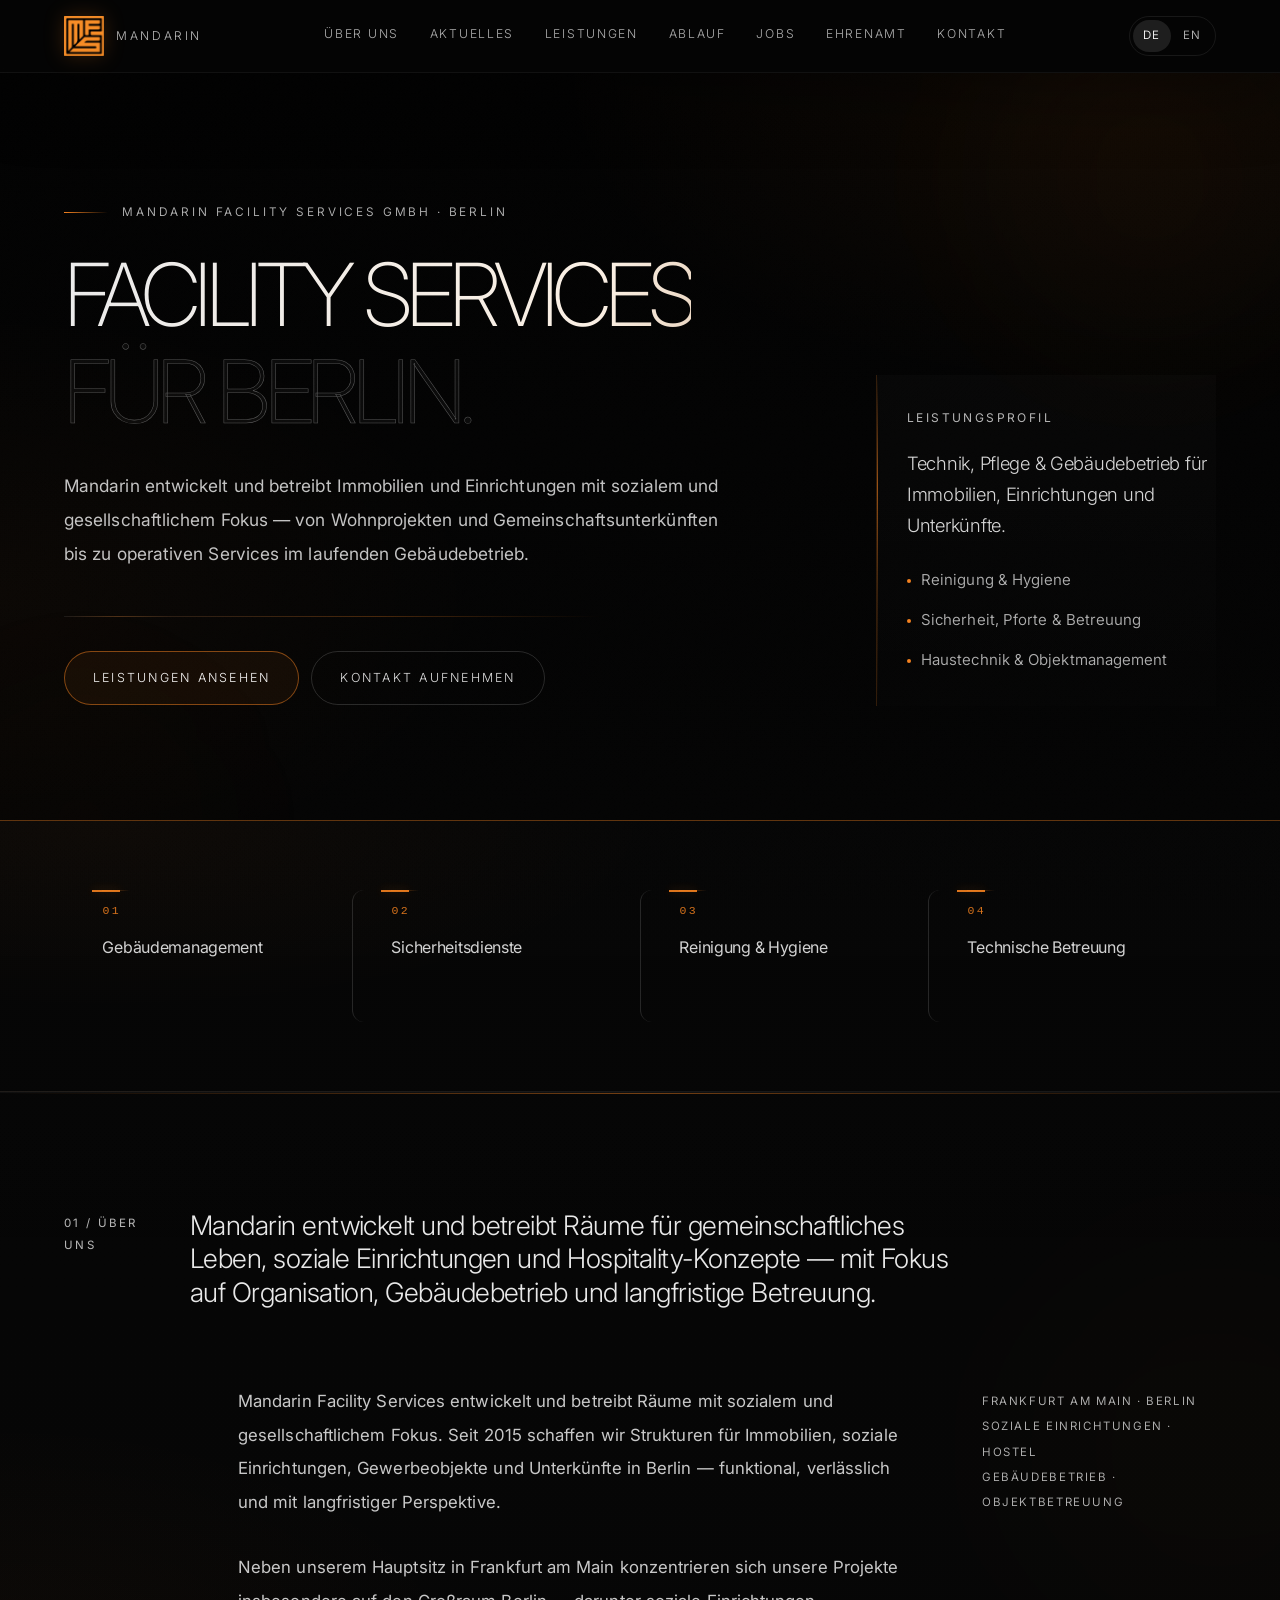
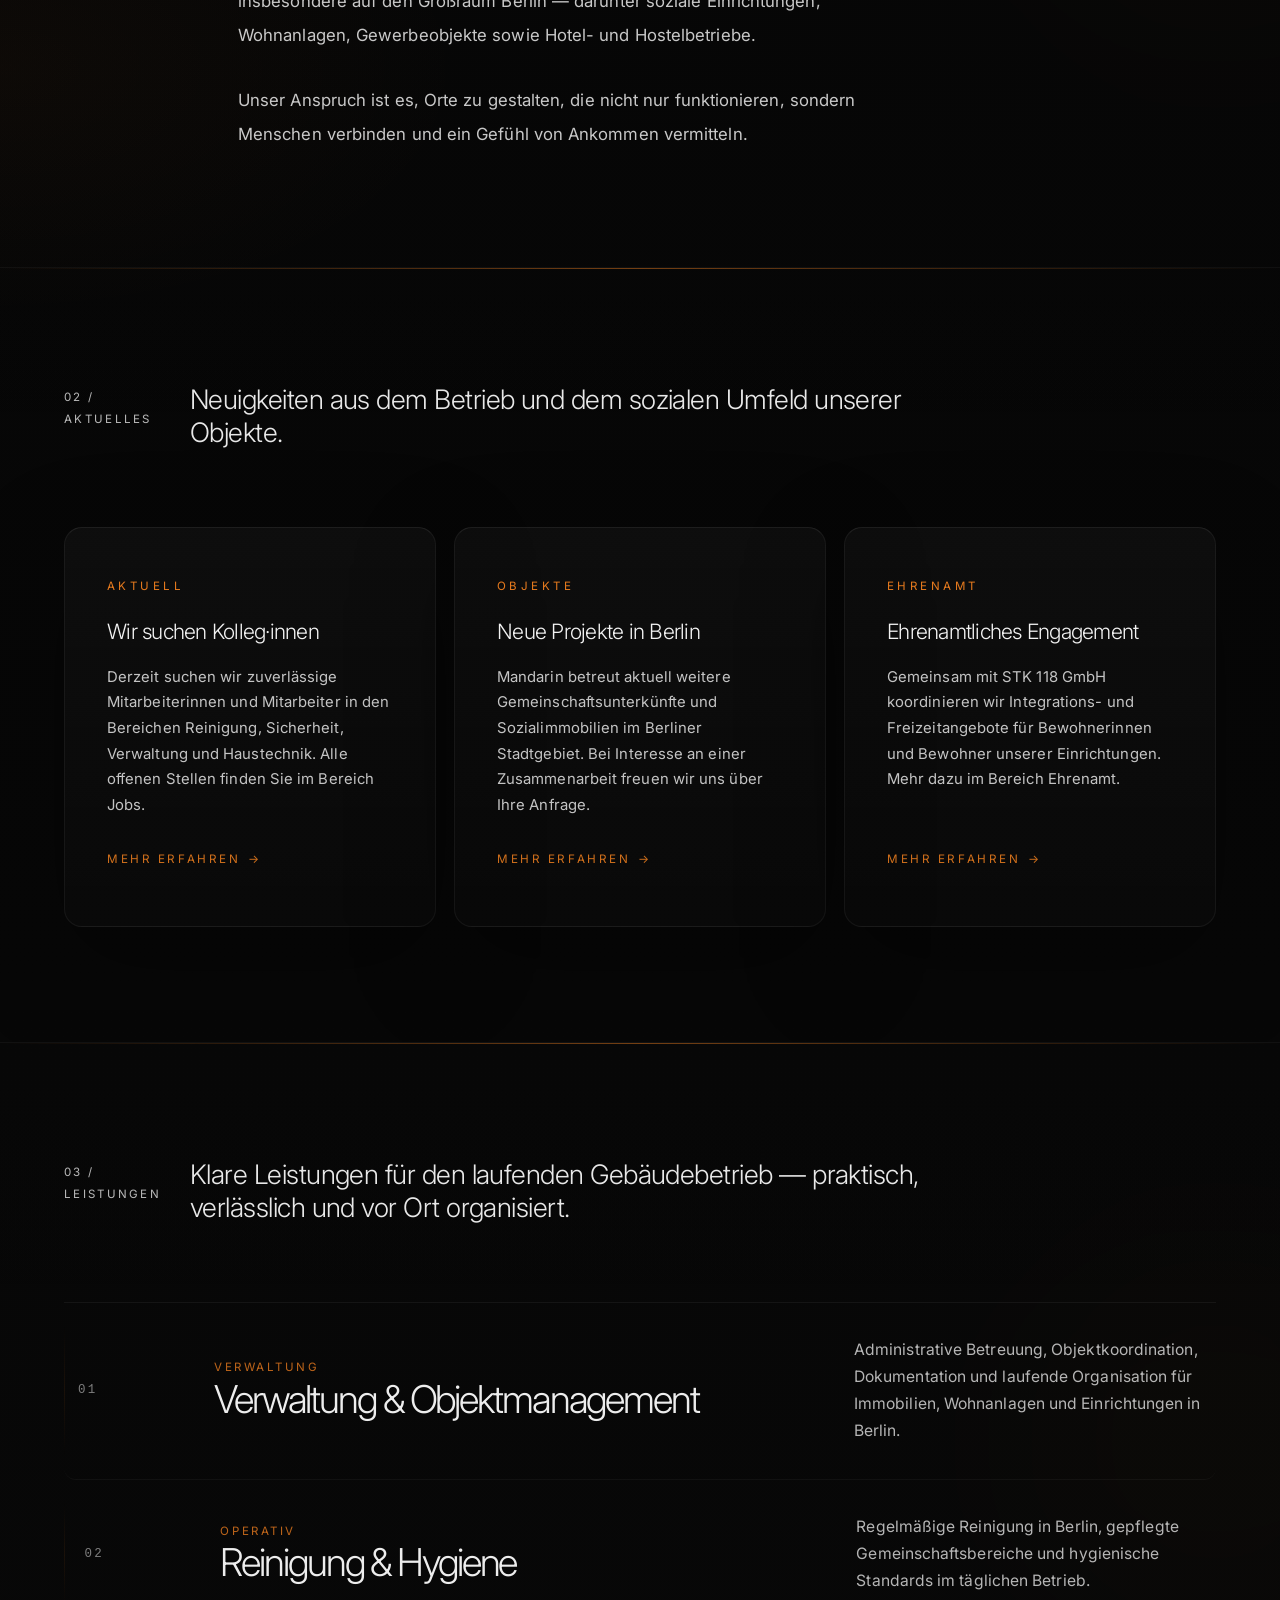
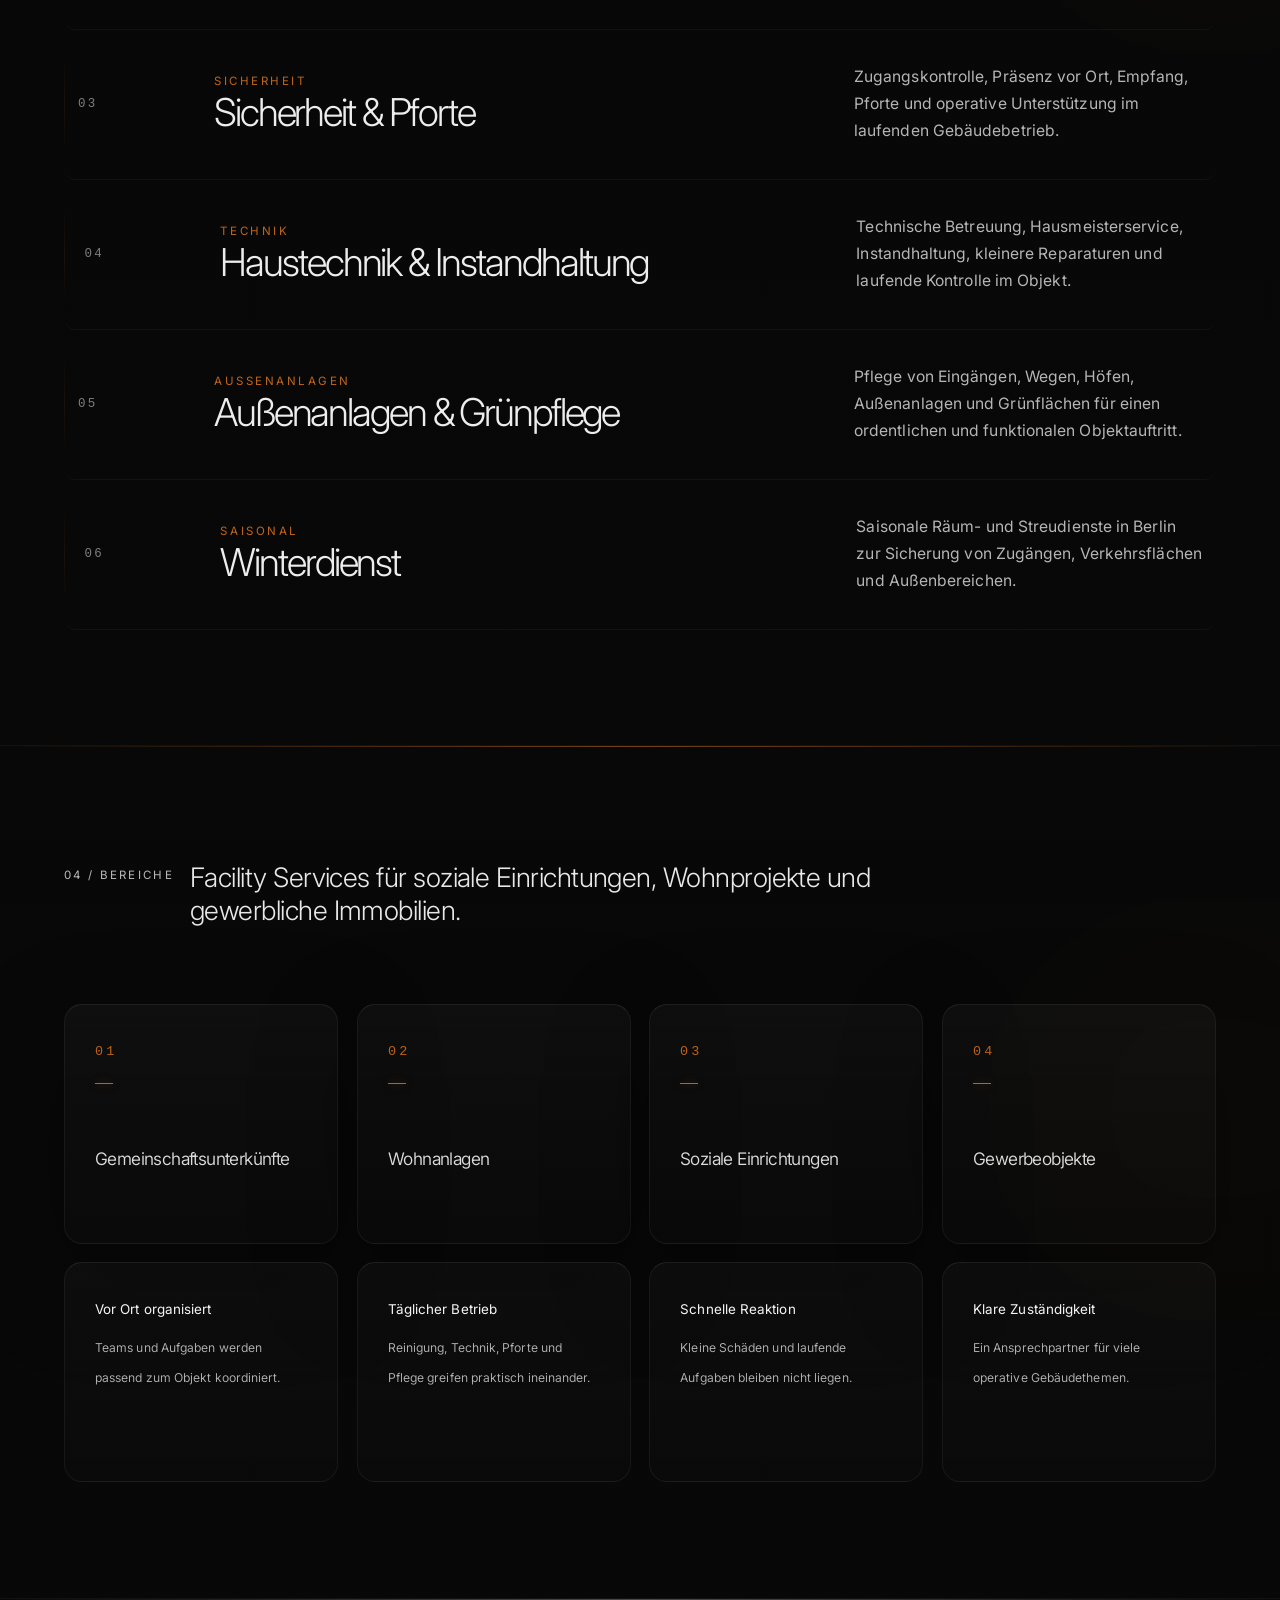
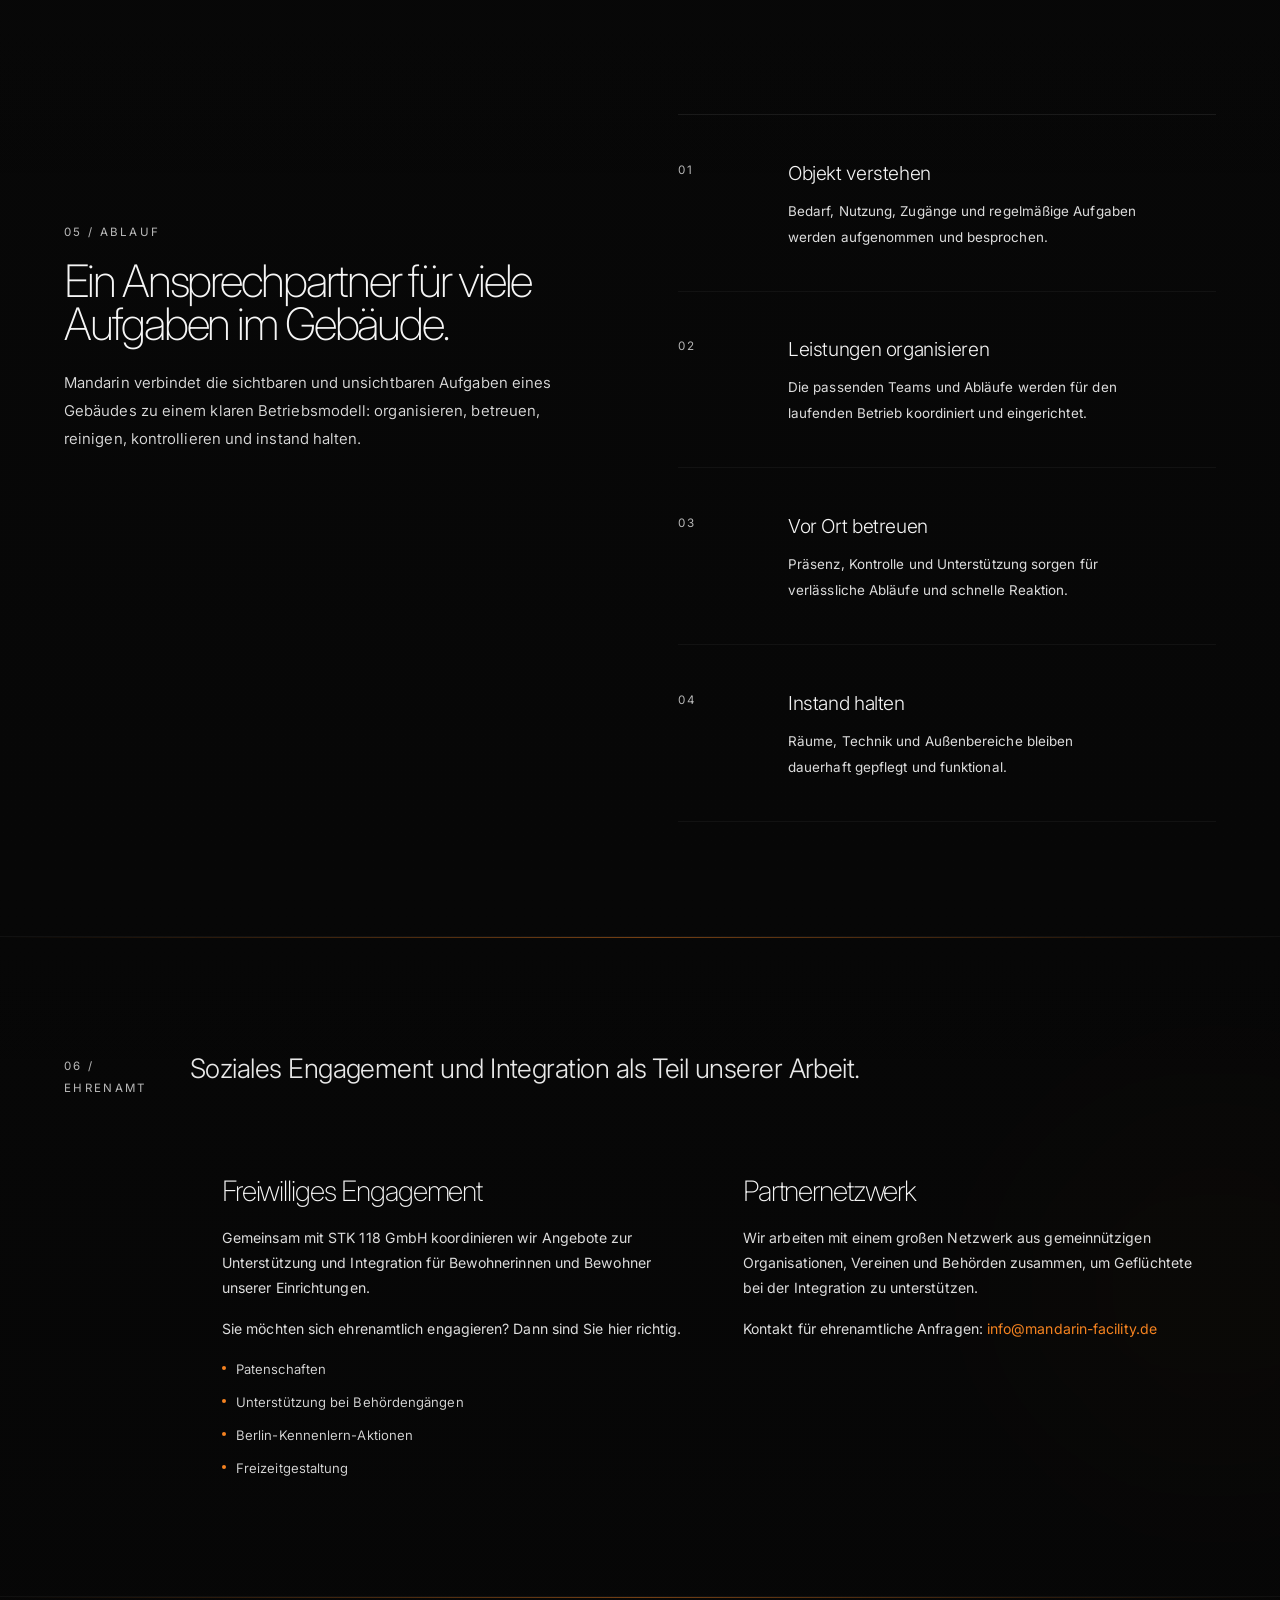
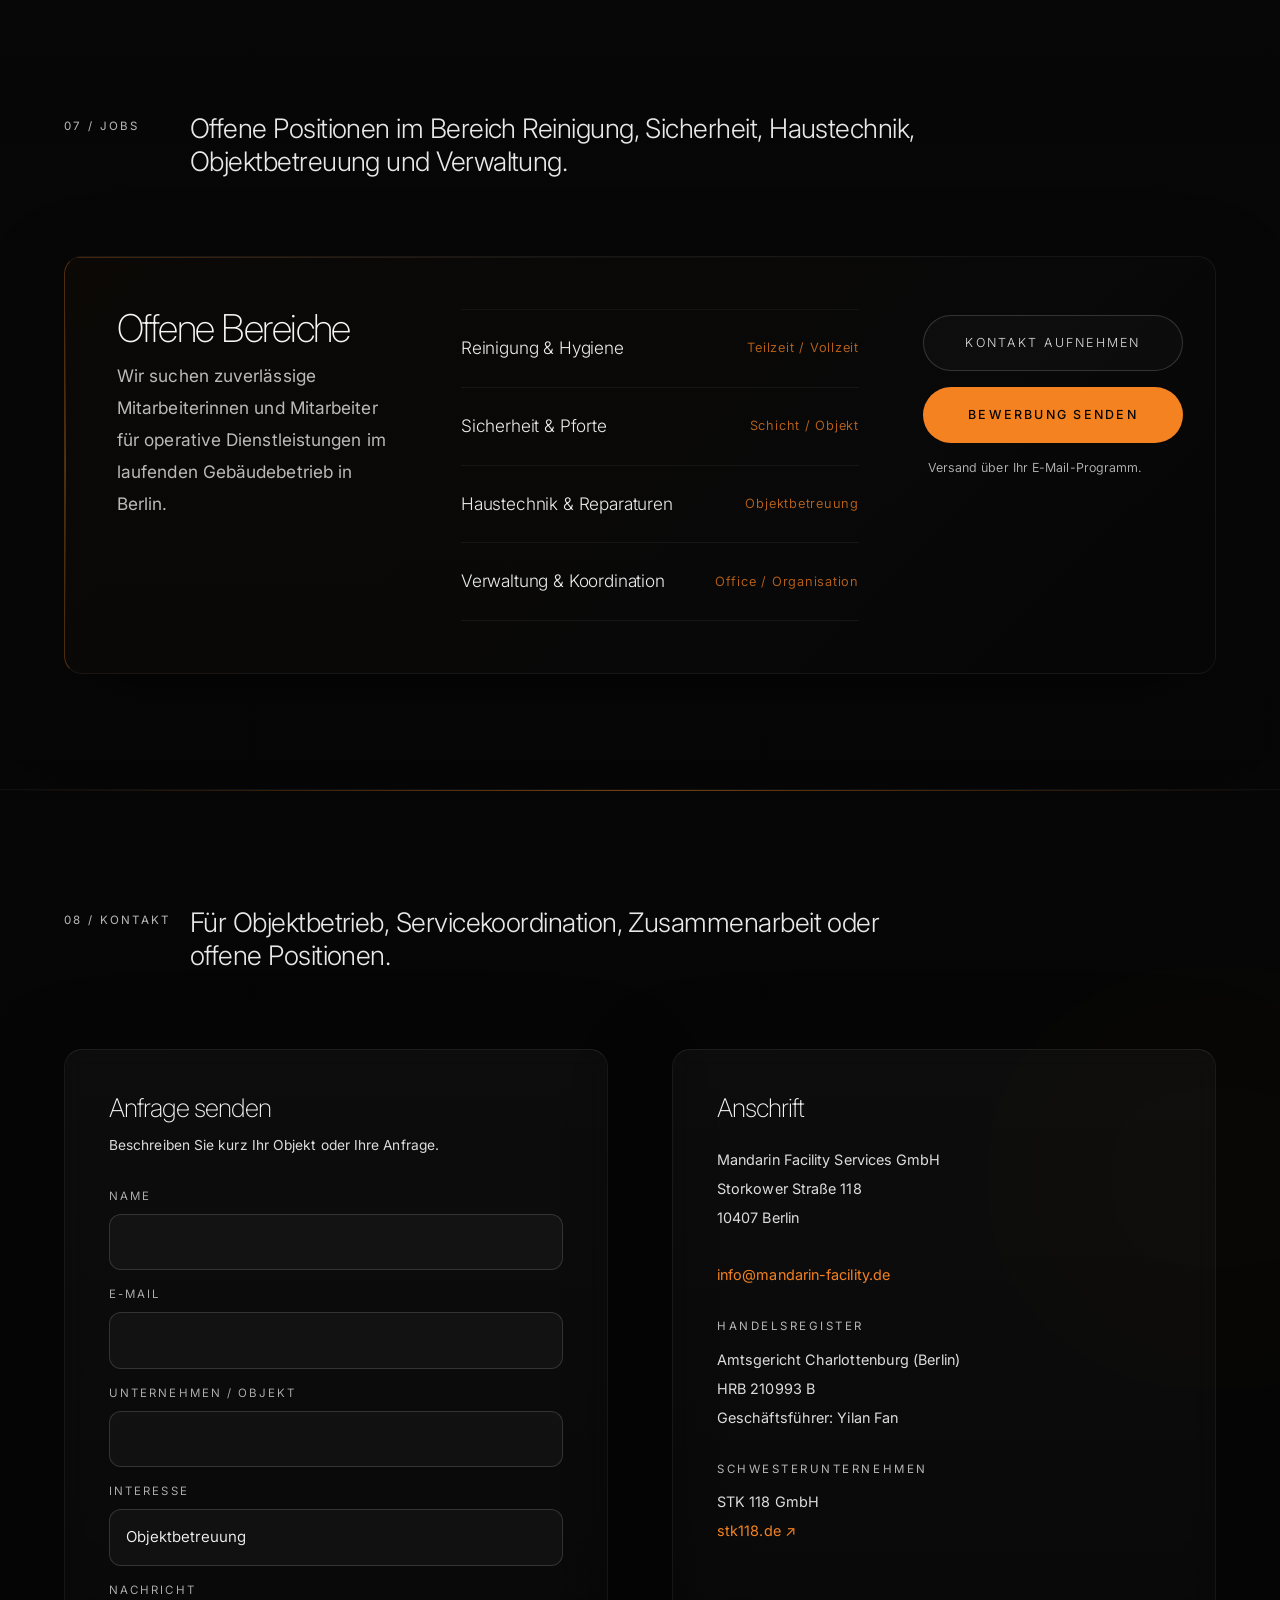
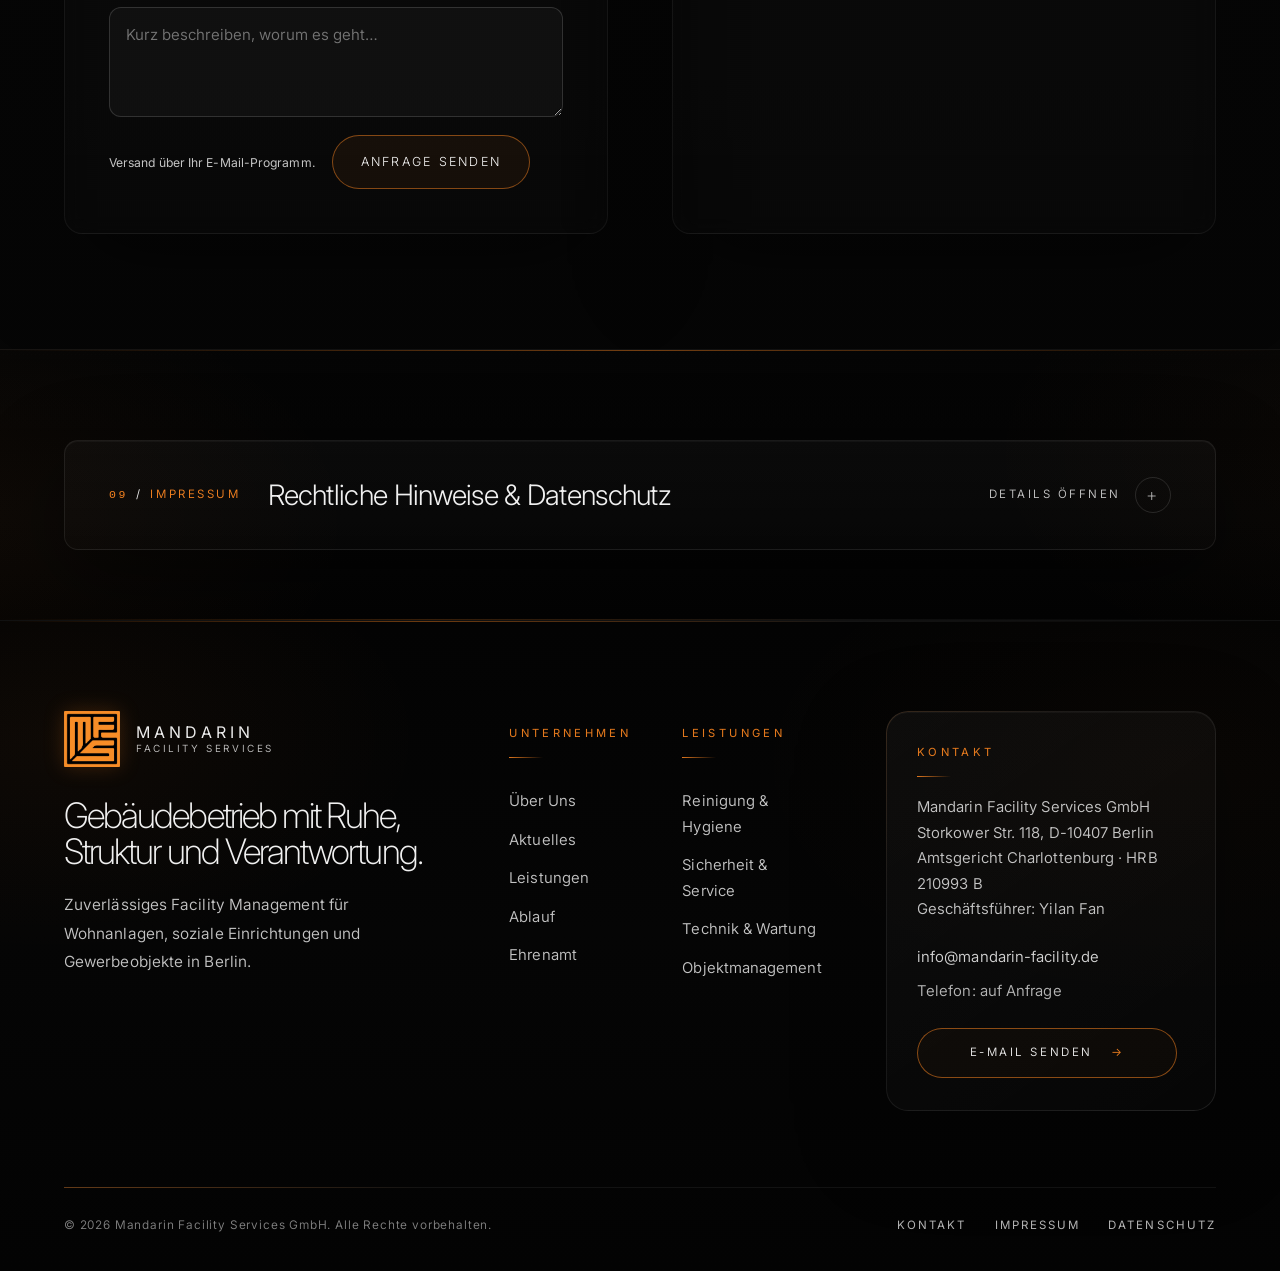
<file: index.html>
<!DOCTYPE html>

<html lang="de">
<head>
<meta charset="utf-8"/>
<meta content="width=device-width, initial-scale=1.0" name="viewport"/>
<meta content="index,follow,max-image-preview:large" name="robots"/>
<meta content="dark" name="color-scheme"/>
<meta content="telephone=no" name="format-detection"/>
<title>Mandarin Facility Services GmbH — Gebäudemanagement Berlin</title>
<meta content="Mandarin Facility Services GmbH – Gebäudemanagement, Facility Services, Reinigung, Sicherheit, Haustechnik, Reparaturen, Außenpflege, Verwaltung und Objektbetreuung in Berlin." name="description"/>
<meta content="facility services berlin, gebäudemanagement berlin, reinigung berlin, hausmeister berlin, sicherheitsdienst berlin, objektbetreuung berlin" name="keywords"/>
<meta content="Mandarin Facility Services GmbH — Berlin" property="og:title"/>
<meta content="Facility Management für Wohnanlagen, soziale Einrichtungen und Gewerbeobjekte in Berlin — aus einer Hand." property="og:description"/>
<meta content="website" property="og:type"/>
<meta content="https://www.mandarin-facility.de" property="og:url"/>
<meta content="summary_large_image" name="twitter:card"/>
<meta content="Mandarin Facility Services GmbH" name="twitter:title"/>
<meta content="Facility Management für Berlin — Reinigung, Sicherheit, Haustechnik, Objektbetreuung aus einer Hand." name="twitter:description"/>
<meta content="https://www.mandarin-facility.de/mandarin-og-preview.png" property="og:image"/>
<meta content="1200" property="og:image:width"/>
<meta content="630" property="og:image:height"/>
<meta content="Mandarin Facility Services GmbH — Gebäudemanagement Berlin" property="og:image:alt"/>
<meta content="https://www.mandarin-facility.de/mandarin-og-preview.png" name="twitter:image"/>
<link href="https://www.mandarin-facility.de" rel="canonical"/>
<!-- Favicons -->
<meta content="#050505" name="theme-color"/>
<link href="https://fonts.googleapis.com" rel="preconnect"/>
<link crossorigin="" href="https://fonts.gstatic.com" rel="preconnect"/>
<link href="https://fonts.googleapis.com/css2?family=Inter:wght@200;300;400;500&amp;display=swap" rel="stylesheet"/>
<!-- Clean external transparent SVG favicon -->
<link href="mandarin_favicon.png" rel="icon" type="image/png"/>
<style id="mandarin-launch-ready-css">
/* ═══════════════════════════════════════════════════════════════
   Staff refactor notes:
   - Removed trailing override dependency on !important. Final-system selectors now rely on source order and equal/greater selector specificity.
   - Pixel text ceilings were converted to readable ch limits where the content is prose.
   - Secondary copy tokens were raised for safer contrast on the ultra-dark background.
   - Keep new production overrides at the end of this stylesheet, never as detached patch blocks.
   ═══════════════════════════════════════════════════════════════ */

/* ═
   Mandarin Facility Services — clean production stylesheet
   Consolidated from the prototype cascade: no repeated patch blocks.
   ═══════════════════════════════════════════════════════════════ */
:root{
  --bg:#070707;
  --bg-2:#0b0b0b;
  --surface:rgba(255,255,255,.028);
  --surface-strong:rgba(255,255,255,.052);
  --surface-soft:rgba(255,255,255,.018);
  --text:rgba(255,255,255,.96);
  --text-soft:rgba(255,255,255,.86);
  --text-muted:rgba(255,255,255,.82);
  --text-faint:rgba(255,255,255,.70);
  --line:rgba(255,255,255,.10);
  --line-soft:rgba(255,255,255,.065);
  --accent:#f58220;
  --accent-soft:rgba(245,130,32,.12);
  --accent-line:rgba(245,130,32,.38);
  --max:1560px;
  --pad-x:clamp(26px,5vw,88px);
  --sec:clamp(96px,9vw,140px);
  --nav-h:72px;
  --ease:cubic-bezier(.22,1,.36,1);
}

*,*::before,*::after{box-sizing:border-box;margin:0;padding:0}
html{scroll-behavior:smooth;background:var(--bg);scroll-padding-top:calc(var(--nav-h) + 18px)}
body{
  min-width:320px;
  font-family:"Inter",system-ui,-apple-system,BlinkMacSystemFont,"Segoe UI",sans-serif;
  font-size:1.01rem;
  font-weight:300;
  line-height:1.9;
  letter-spacing:.005em;
  color:var(--text);

  background:
    radial-gradient(circle at 12% 18%, rgba(245,130,32,.028), transparent 26%),
    radial-gradient(circle at 86% 3%, rgba(245,130,32,.020), transparent 22%),
    radial-gradient(circle at 50% 120%, rgba(255,255,255,.020), transparent 46%),
    linear-gradient(180deg,#060606 0%,#0a0a0a 52%,#050505 100%);

  -webkit-font-smoothing:antialiased;
  text-rendering:optimizeLegibility;
  overflow-x:hidden;
}
body::after{
  content:"";
  position:fixed;
  inset:0;
  z-index:99;
  pointer-events:none;
  opacity:.014;
  background-image:url("data:image/svg+xml,%3Csvg viewBox='0 0 256 256' xmlns='http://www.w3.org/2000/svg'%3E%3Cfilter id='n'%3E%3CfeTurbulence type='fractalNoise' baseFrequency='.85' numOctaves='3' stitchTiles='stitch'/%3E%3C/filter%3E%3Crect width='100%25' height='100%25' filter='url(%23n)'/%3E%3C/svg%3E");
  background-size:180px 180px;
}
::selection{background:rgba(245,130,32,.22);color:#fff}
a{color:inherit;text-decoration:none}
button,input,textarea,select{font:inherit;color:inherit}
button{cursor:pointer}
img{display:block;max-width:100%}
:where(a,button,input,textarea,select):focus-visible{outline:2px solid rgba(245,130,32,.95);outline-offset:4px}
.hamburger:focus-visible{outline-offset:6px}


.wrap{width:min(100%,var(--max));margin:0 auto;padding-inline:var(--pad-x)}
.section{position:relative;padding-block:var(--sec);border-top:1px solid var(--line);overflow:hidden}
.section::before{
  content:"";
  position:absolute;
  inset:0;
  pointer-events:none;
  background:linear-gradient(180deg,rgba(255,255,255,.006),transparent 26%);
}
.section:nth-of-type(even)::after{
  content:"";
  position:absolute;
  right:-18vw;
  top:8%;
  width:46vw;
  height:46vw;
  pointer-events:none;
  background:radial-gradient(circle,rgba(245,130,32,.014),transparent 62%);
  filter:blur(42px);
}
.glow{
  position:fixed;
  left:-18vw;
  bottom:-24vw;
  width:54vw;
  height:54vw;
  border-radius:999px;
  background:radial-gradient(circle,rgba(245,130,32,.070),transparent 68%);
  filter:blur(90px);
  z-index:-1;
  pointer-events:none;
  animation:glowDrift 24s ease-in-out infinite alternate;
}
@keyframes glowDrift{to{transform:translate(4vw,-3vw) scale(1.08)}}

/* Header / logo — one consistent system */
.navbar{
  position:sticky;
  top:0;
  z-index:200;
  min-height:var(--nav-h);
  display:flex;
  align-items:center;
  background:rgba(5,5,5,.76);
  backdrop-filter:blur(26px) saturate(132%);
  -webkit-backdrop-filter:blur(26px) saturate(132%);
  border-bottom:1px solid rgba(255,255,255,.065);
}
.nav-inner{width:min(100%,var(--max));margin:0 auto;padding-inline:var(--pad-x);display:flex;align-items:center;justify-content:space-between;gap:24px;min-height:var(--nav-h)}
.brand{display:inline-flex;align-items:center;flex-shrink:0;color:var(--text)}
.brand-logo{gap:12px;height:44px;letter-spacing:0;text-transform:none}
.brand-logo img{width:40px;height:40px;object-fit:contain;filter:drop-shadow(0 0 10px rgba(245,130,32,.22));flex-shrink:0}
.brand-logo::after{content:"Mandarin";font-size:.75rem;font-weight:300;letter-spacing:.22em;text-transform:uppercase;color:rgba(255,255,255,.72);white-space:nowrap}
.brand-dot{display:none}
.nav-right{display:flex;align-items:center;gap:12px;flex-shrink:0}
.nav-links{display:flex;align-items:center;gap:clamp(18px,2.4vw,40px)}
.nav-links a{position:relative;padding-bottom:4px;font-size:.76rem;font-weight:300;letter-spacing:.14em;text-transform:uppercase;color:var(--text-soft);white-space:nowrap;transition:color .28s var(--ease)}
.nav-links a::after{content:"";position:absolute;left:0;right:0;bottom:0;height:1px;background:var(--accent);transform:scaleX(0);transform-origin:left;transition:transform .35s var(--ease)}
.nav-links a:hover,.nav-links a.active{color:var(--text)}
.nav-links a:hover::after,.nav-links a.active::after{transform:scaleX(1)}
.lang-switch{display:flex;gap:2px;padding:3px;border:1px solid var(--line);border-radius:999px}
.lang-btn{appearance:none;border:0;background:transparent;color:var(--text-faint);font-size:.72rem;letter-spacing:.14em;text-transform:uppercase;padding:5px 10px;border-radius:999px;transition:background .25s,color .25s}
.lang-btn.is-active{background:rgba(255,255,255,.1);color:var(--text)}
.hamburger{display:none;width:38px;height:38px;padding:5px;border:0;background:transparent;flex-direction:column;justify-content:center;gap:5px}
.hamburger span{display:block;height:1px;background:var(--text-soft);transition:transform .35s var(--ease),opacity .25s,width .35s var(--ease)}
.hamburger span:nth-child(1),.hamburger span:nth-child(3){width:24px}.hamburger span:nth-child(2){width:18px}
.hamburger.open span:nth-child(1){transform:translateY(6px) rotate(45deg)}.hamburger.open span:nth-child(2){opacity:0;transform:scaleX(0)}.hamburger.open span:nth-child(3){transform:translateY(-6px) rotate(-45deg)}
.mobile-menu{display:flex;flex-direction:column;position:fixed;visibility:hidden;inset:var(--nav-h) 0 0;z-index:199;padding:46px var(--pad-x) 40px;background:rgba(5,5,5,.97);backdrop-filter:blur(20px);-webkit-backdrop-filter:blur(20px);overflow-y:auto;opacity:0;transform:translateY(-8px);pointer-events:none;transition:opacity .3s var(--ease),transform .3s var(--ease),visibility .3s}
.mobile-menu.open{opacity:1;transform:translateY(0);pointer-events:auto;visibility:visible}
.mobile-menu a{display:block;padding:16px 0;border-bottom:1px solid var(--line-soft);font-size:1.35rem;font-weight:200;letter-spacing:-.02em;color:var(--text-soft);transition:color .25s,padding-left .25s var(--ease)}
.mobile-menu a:hover{color:var(--text);padding-left:6px}.mobile-lang{display:flex;gap:10px;margin-top:34px}.mobile-lang .lang-btn{border:1px solid var(--line);padding:8px 18px}.mobile-lang .lang-btn.is-active{border-color:var(--accent);color:var(--accent);background:var(--accent-soft)}

/* Hero */
.hero{position:relative;padding:clamp(92px,9vw,144px) 0 clamp(102px,9vw,148px);overflow:hidden}
.hero::before{content:"";position:absolute;right:-130px;top:-155px;width:520px;height:520px;border-radius:999px;background:radial-gradient(circle,rgba(245,130,32,.088),transparent 68%);filter:blur(54px);pointer-events:none}
.hero::after{content:"";position:absolute;left:-150px;bottom:-230px;width:460px;height:460px;border-radius:999px;background:radial-gradient(circle,rgba(245,130,32,.055),transparent 70%);filter:blur(64px);pointer-events:none}
.hero-grid{display:grid;grid-template-columns:minmax(0,1.18fr) minmax(min(100%, 34ch),.4fr);gap:clamp(76px,9vw,160px);align-items:center}
.hero-label{display:flex;align-items:center;gap:14px;margin-bottom:32px;font-size:.74rem;letter-spacing:.24em;text-transform:uppercase;color:var(--text-faint)}
.hero-label::before{content:"";width:44px;height:1px;background:linear-gradient(90deg,var(--accent),transparent);flex-shrink:0}
.hero-title{max-width:14ch;font-size:clamp(3.5rem,6.8vw,6.8rem);font-weight:200;line-height:.9;letter-spacing:-.065em;text-transform:uppercase}
.hero-title .outline{display:block;margin-top:.22em;color:rgba(255,255,255,.035);-webkit-text-stroke:.55px rgba(255,255,255,.32);text-stroke:.55px rgba(255,255,255,.32);transition:color 1.15s cubic-bezier(.16,1,.3,1),-webkit-text-stroke-color 1.15s cubic-bezier(.16,1,.3,1)}
.hero-title:hover .outline,.hero-title .outline:hover{color:rgba(255,255,255,.16);-webkit-text-stroke-color:rgba(255,255,255,.46);text-stroke-color:rgba(255,255,255,.46)}
.hero-text{max-width:68ch;margin-top:38px;color:var(--text-soft);font-size:1.08rem;line-height:1.95}
.hero-divider{position:relative;overflow:hidden;width:min(540px,100%);height:1px;margin-top:46px;background:linear-gradient(90deg,rgba(255,255,255,.12),rgba(245,130,32,.45) 60%,transparent)}
.hero-divider::after{content:"";position:absolute;inset:0;width:20%;background:linear-gradient(90deg,transparent,rgba(245,130,32,.78),transparent);animation:scan 8s ease-in-out infinite}
@keyframes scan{0%{transform:translateX(-200%)}100%{transform:translateX(600%)}}
.hero-actions{display:flex;flex-wrap:wrap;gap:12px;margin-top:34px}
.hero-panel{padding:34px 0 34px 34px;border-left:1px solid rgba(245,130,32,.24);background:linear-gradient(180deg,rgba(255,255,255,.026),rgba(255,255,255,.01));box-shadow:inset 0 1px 0 rgba(255,255,255,.04),0 30px 80px rgba(0,0,0,.22);backdrop-filter:blur(10px);-webkit-backdrop-filter:blur(10px)}
.panel-label{margin-bottom:18px;font-size:.75rem;letter-spacing:.2em;text-transform:uppercase;color:var(--text-faint)}
.panel-title{max-width:38ch;margin-bottom:26px;font-size:1.15rem;font-weight:300;line-height:1.68;letter-spacing:-.015em;color:rgba(255,255,255,.9)}
.panel-list{display:grid;gap:14px}.panel-list span{display:flex;gap:10px;font-size:.94rem;line-height:1.75;color:rgba(255,255,255,.78)}.panel-list span::before{content:"";width:4px;height:4px;margin-top:12px;border-radius:50%;background:var(--accent);flex-shrink:0}

/* Shared headings */
.sec-head{display:grid;grid-template-columns:110px 1fr;gap:16px;align-items:start;margin-bottom:clamp(52px,6vw,80px)}
.sec-index{padding-top:4px;font-size:.72rem;letter-spacing:.2em;text-transform:uppercase;color:var(--text-faint)}
.sec-title{max-width:52ch;font-size:clamp(1.35rem,2.1vw,1.9rem);font-weight:300;line-height:1.24;letter-spacing:-.02em;color:rgba(255,255,255,.94)}

/* Buttons */
.btn-primary,.btn-ghost{display:inline-flex;align-items:center;justify-content:center;min-height:50px;padding:14px 28px;border:1px solid;font-size:.78rem;font-weight:300;letter-spacing:.18em;text-transform:uppercase;transition:background .3s var(--ease),border-color .3s,color .3s,transform .25s var(--ease),opacity .25s}
.btn-primary{border-color:rgba(245,130,32,.5);background:rgba(245,130,32,.06);color:var(--text)}
.btn-primary:hover{background:rgba(245,130,32,.12);border-color:rgba(245,130,32,.78);transform:translateY(-1px)}
.btn-ghost{border-color:rgba(255,255,255,.15);color:var(--text-soft);background:transparent}
.btn-ghost:hover{border-color:rgba(255,255,255,.32);color:var(--text);transform:translateY(-1px)}
a.btn-primary[href^="mailto:"],.jobs-compact-action .btn-primary{border:0;background:var(--accent);color:#050505;font-weight:500;white-space:nowrap}
a.btn-primary[href^="mailto:"]:hover,.jobs-compact-action .btn-primary:hover{background:var(--accent);color:#050505;opacity:.88}


/* Production contrast calibration: keep labels restrained, raise long-form copy for accessibility. */
.hero-text,
.about-copy p,
.news-card p,
.service-desc,
.process-sticky p,
.step p,
.social-col p,
.jobs-compact-head p,
.card > p,
.contact-info address,
.impressum-block p,
.footer-legal,
.panel-list span,
.target-card p,
.proof-item span{color:var(--text-muted)}

/* Content sections */
.trust-strip{padding:52px 0;border-block:1px solid var(--line);background:linear-gradient(180deg,rgba(245,130,32,.018),rgba(255,255,255,.012))}
.trust-grid{display:grid;grid-template-columns:repeat(4,1fr);gap:32px}.trust-item{min-height:88px;padding-left:22px;border-left:1px solid var(--accent-line);display:flex;flex-direction:column;justify-content:center;transition:background .3s var(--ease),transform .3s var(--ease)}.trust-item:hover{background:rgba(255,255,255,.018);transform:translateY(-2px)}.trust-item span{display:block;margin-bottom:10px;font-size:.73rem;letter-spacing:.22em;text-transform:uppercase;color:var(--text-faint)}.trust-item p{font-size:.92rem;line-height:1.5;color:rgba(255,255,255,.86)}
.about-grid{display:grid;grid-template-columns:110px minmax(0,68ch) minmax(0,1fr);gap:24px 64px;align-items:start}.about-copy p{max-width:64ch;margin-bottom:32px;color:rgba(255,255,255,.78);font-size:1.05rem;line-height:2}.about-copy p:last-child{margin-bottom:0}.about-aside{padding-top:4px;font-size:.72rem;letter-spacing:.14em;text-transform:uppercase;color:rgba(255,255,255,.70);line-height:2.2}
.news-grid,.target-grid,.proof-grid{display:grid;gap:1px;background:var(--line);border:1px solid var(--line)}.news-grid{grid-template-columns:repeat(3,1fr)}.target-grid,.proof-grid{grid-template-columns:repeat(4,1fr)}
.news-card,.target-card,.card,.contact-info,.proof-item{background:linear-gradient(180deg,rgba(255,255,255,.03),rgba(255,255,255,.014));border:1px solid rgba(255,255,255,.045);backdrop-filter:blur(12px) saturate(115%);-webkit-backdrop-filter:blur(12px) saturate(115%)}
.news-card{display:flex;flex-direction:column;padding:44px 38px;transition:background .3s var(--ease)}.news-card:hover,.target-card:hover{background:rgba(255,255,255,.04)}.news-tag{margin-bottom:16px;font-size:.72rem;letter-spacing:.24em;text-transform:uppercase;color:var(--accent)}.news-card h3{margin-bottom:14px;font-size:clamp(1.05rem,1.6vw,1.3rem);font-weight:300;line-height:1.2;letter-spacing:-.02em}.news-card p{flex:1;font-size:.86rem;color:rgba(255,255,255,.72);line-height:1.75}.news-read{display:inline-flex;align-items:center;gap:8px;margin-top:22px;font-size:.73rem;letter-spacing:.18em;text-transform:uppercase;color:var(--text-faint);transition:color .25s}.news-read::after{content:"→";transition:transform .25s var(--ease)}.news-card:hover .news-read{color:var(--accent)}.news-card:hover .news-read::after{transform:translateX(4px)}
.services-table{border-top:1px solid var(--line)}.service-row{position:relative;display:grid;grid-template-columns:80px minmax(0,1fr) minmax(0,.55fr);gap:32px 52px;align-items:center;padding:42px 0;border-bottom:1px solid var(--line-soft);transition:background .3s var(--ease)}.service-row:hover{background:rgba(255,255,255,.016)}.service-row::before{content:"";position:absolute;left:0;top:14px;bottom:14px;width:1px;background:linear-gradient(to bottom,transparent,rgba(245,130,32,.32),transparent);opacity:.78}.service-num{font-size:.73rem;letter-spacing:.2em;text-transform:uppercase;color:var(--text-faint)}.service-content{display:grid;gap:6px}.service-meta{font-size:.72rem;letter-spacing:.22em;text-transform:uppercase;color:rgba(245,130,32,.75);line-height:1}.service-name{font-size:clamp(1.65rem,2.8vw,2.6rem);font-weight:200;line-height:.97;letter-spacing:-.045em;color:rgba(255,255,255,.94)}.service-desc{max-width:58ch;font-size:.97rem;line-height:1.9;color:rgba(255,255,255,.76)}
.mobile-signature-section{display:none}.signature-card{position:relative;overflow:hidden;padding:28px 24px;border:1px solid rgba(255,255,255,.075);border-radius:26px;background:linear-gradient(145deg,rgba(255,255,255,.075),rgba(255,255,255,.024));box-shadow:0 24px 70px rgba(0,0,0,.34)}.signature-kicker{margin-bottom:10px;font-size:.64rem;letter-spacing:.22em;text-transform:uppercase;color:rgba(255,186,119,.82)}.signature-card h2{font-size:1.42rem;font-weight:300;line-height:1.05;letter-spacing:-.04em}.signature-card p{margin-top:14px;font-size:.9rem;line-height:1.58;color:var(--text-soft)}.signature-points{display:flex;flex-wrap:wrap;gap:8px;margin-top:18px}.signature-points span{padding:7px 10px;border:1px solid rgba(245,130,32,.24);border-radius:999px;background:rgba(245,130,32,.07);font-size:.68rem;letter-spacing:.13em;text-transform:uppercase;color:rgba(255,221,191,.8)}
.target-card{min-height:180px;padding:34px 28px;display:flex;flex-direction:column;justify-content:space-between;transition:background .3s var(--ease),transform .3s var(--ease)}.target-card:hover{transform:translateY(-2px)}.target-card span{font-size:.72rem;letter-spacing:.24em;text-transform:uppercase;color:var(--accent)}.target-card p{font-size:.9rem;line-height:1.5;color:rgba(255,255,255,.84)}.proof-grid{margin-top:32px}.proof-item{padding:30px 26px}.proof-item strong{display:block;margin-bottom:8px;font-size:.84rem;font-weight:400;color:var(--text)}.proof-item span{font-size:.76rem;line-height:1.6;color:var(--text-faint)}
.process-grid{display:grid;grid-template-columns:1fr 1fr;gap:clamp(36px,6vw,100px);align-items:start}.process-sticky{position:sticky;top:calc(var(--nav-h) + 32px)}.process-sticky .sec-index{margin-bottom:16px}.process-sticky h2{margin-bottom:22px;font-size:clamp(2rem,3.5vw,3.4rem);font-weight:200;line-height:.97;letter-spacing:-.05em}.process-sticky p{max-width:58ch;font-size:.93rem;color:var(--text-soft)}.steps{border-top:1px solid var(--line)}.step{display:grid;grid-template-columns:90px 1fr;gap:20px;padding:40px 0;border-bottom:1px solid var(--line-soft)}.step-num{padding-top:4px;font-size:.73rem;letter-spacing:.18em;text-transform:uppercase;color:var(--text-faint)}.step h3{margin-bottom:8px;font-size:clamp(1rem,1.5vw,1.28rem);font-weight:300;letter-spacing:-.02em}.step p{font-size:.84rem;color:var(--text-soft)}
.social-grid{display:grid;grid-template-columns:110px 1fr 1fr;gap:20px 48px;align-items:start}.social-col h3{margin-bottom:20px;font-size:clamp(1.4rem,2.2vw,2rem);font-weight:200;line-height:1;letter-spacing:-.04em}.social-col p{max-width:58ch;margin-bottom:16px;font-size:.88rem;line-height:1.78;color:var(--text-soft)}.bullet-list{display:grid;gap:8px;margin-top:8px}.bullet-list li{list-style:none;display:flex;gap:10px;font-size:.82rem;color:var(--text-soft)}.bullet-list li::before{content:"";width:4px;height:4px;margin-top:9px;border-radius:50%;background:var(--accent);flex-shrink:0}
.jobs-compact{position:relative;display:grid;grid-template-columns:minmax(min(100%, 28ch),.66fr) minmax(min(100%, 30ch),1.1fr) minmax(min(100%, 24ch),.36fr);gap:clamp(34px,5vw,76px);align-items:start;padding:52px;border:1px solid rgba(255,255,255,.08);border-radius:2px;background:linear-gradient(135deg,rgba(245,130,32,.034),rgba(255,255,255,.015));overflow:hidden}.jobs-compact::before{content:"";position:absolute;inset:-1px auto -1px 0;width:1px;background:linear-gradient(to bottom,transparent,rgba(245,130,32,.62),transparent)}.jobs-compact-head h3{margin-bottom:12px;font-size:clamp(1.9rem,3vw,2.85rem);font-weight:200;line-height:1.02;letter-spacing:-.04em}.jobs-compact-head p{max-width:58ch;color:rgba(255,255,255,.72);font-size:1.08rem;line-height:1.85}.jobs-compact-list{display:grid;border-top:1px solid rgba(255,255,255,.07)}.jobs-compact-row{display:grid;grid-template-columns:1fr auto;gap:20px;align-items:center;padding:22px 0;border-bottom:1px solid rgba(255,255,255,.06)}.jobs-compact-row span{font-size:1.08rem;font-weight:300;letter-spacing:-.01em;color:rgba(255,255,255,.92)}.jobs-compact-row em{font-style:normal;font-size:.8rem;letter-spacing:.06em;color:rgba(245,130,32,.75);white-space:nowrap}.jobs-compact-action{display:flex;flex-direction:column;gap:16px;align-items:flex-start;min-width:240px;padding-top:6px}.jobs-compact-action span{font-size:.78rem;line-height:1.5;color:rgba(255,255,255,.70)}
.card,.contact-info{padding:44px}.card h3,.contact-info h3{margin-bottom:12px;font-size:clamp(1.3rem,2vw,1.85rem);font-weight:200;line-height:1.1;letter-spacing:-.04em}.card>p{margin-bottom:28px;font-size:.86rem;line-height:1.72;color:var(--text-soft)}.contact-grid{display:grid;grid-template-columns:1fr 1fr;gap:clamp(34px,5vw,70px);align-items:stretch}.contact-info h3{margin-bottom:24px}.contact-info address{font-style:normal;font-size:.9rem;line-height:2;color:var(--text-soft)}.contact-info address a{color:var(--accent)}.contact-info address a:hover{opacity:.74}.info-block{margin-top:26px}.info-label{margin-bottom:8px;font-size:.72rem;letter-spacing:.22em;text-transform:uppercase;color:var(--text-faint)}
.form{display:grid;gap:14px}.field{display:grid;gap:6px}.field label{font-size:.72rem;letter-spacing:.18em;text-transform:uppercase;color:var(--text-faint)}.field input,.field textarea,.field select{width:100%;padding:13px 16px;border:1px solid rgba(255,255,255,.10);background:rgba(255,255,255,.03);outline:0;font-size:.94rem;color:var(--text);transition:border-color .25s var(--ease),background .25s}.field textarea{min-height:110px;resize:vertical}.field select{appearance:none;cursor:pointer}.field input:focus,.field textarea:focus,.field select:focus{border-color:rgba(245,130,32,1);background:rgba(255,255,255,.045);box-shadow:0 0 0 3px rgba(245,130,32,.18)}.form-actions{display:flex;align-items:center;gap:16px;flex-wrap:wrap;margin-top:4px}.form-note{font-size:.76rem;color:var(--text-faint)}
#impressum{}.nav-links a[href="#impressum"],.mobile-menu a[href="#impressum"]{display:none}.footer-bottom-links a[href="#impressum"]{display:inline-flex}.impressum-grid{display:grid;grid-template-columns:1fr 1fr;gap:clamp(36px,6vw,80px)}.impressum-block h3{margin-bottom:20px;font-size:.76rem;letter-spacing:.2em;text-transform:uppercase;color:var(--accent)}.impressum-block p{font-size:.9rem;line-height:1.9;color:var(--text-soft)}.impressum-block p+p{margin-top:12px}
.footer{padding:clamp(70px,7vw,98px) 0 42px;border-top:1px solid var(--line);background:linear-gradient(180deg,rgba(255,255,255,.008),transparent)}.footer-grid{display:grid;grid-template-columns:160px minmax(0,1fr) minmax(min(100%, 28ch),.42fr);gap:clamp(34px,5vw,80px);align-items:start;margin-bottom:48px}.footer-brand{padding-top:0;font-size:.76rem;letter-spacing:.26em;text-transform:uppercase;color:var(--text-faint)}.footer-logo{display:inline-flex;align-items:center;gap:12px;width:auto}.footer-logo img{width:40px;height:40px;object-fit:contain;filter:drop-shadow(0 0 10px rgba(245,130,32,.22))}.footer-logo::after{content:"Mandarin";font-size:.75rem;font-weight:300;letter-spacing:.22em;text-transform:uppercase;color:rgba(255,255,255,.72);white-space:nowrap}.footer-brand-dot{display:none}.footer-legal{max-width:72ch;font-size:.82rem;line-height:1.9;color:var(--text-soft)}.footer-legal strong{display:block;margin-bottom:6px;font-size:.86rem;font-weight:400;color:rgba(255,255,255,.9)}.footer-right{display:flex;flex-direction:column;align-items:stretch;gap:14px}.footer-right .btn-ghost{width:100%}.footer-note{font-size:.7rem;color:rgba(255,255,255,.70)}.footer-bottom{display:flex;align-items:center;justify-content:space-between;flex-wrap:wrap;gap:12px;padding-top:26px;border-top:1px solid var(--line-soft)}.footer-bottom p{font-size:.76rem;letter-spacing:.08em;color:var(--text-faint)}.footer-bottom-links{display:flex;gap:24px}.footer-bottom-links a{font-size:.75rem;letter-spacing:.14em;text-transform:uppercase;color:var(--text-faint);transition:color .25s}.footer-bottom-links a:hover{color:var(--text-soft)}
#scroll-bar{position:fixed;top:var(--nav-h);left:0;z-index:300;width:0;height:1px;background:var(--accent);box-shadow:0 0 8px rgba(245,130,32,.5);transition:width .1s linear}#back-to-top{position:fixed;right:28px;bottom:28px;z-index:150;width:42px;height:42px;border:1px solid var(--line);background:rgba(5,5,5,.88);backdrop-filter:blur(12px);-webkit-backdrop-filter:blur(12px);display:flex;align-items:center;justify-content:center;color:var(--text-faint);font-size:1rem;opacity:0;transform:translateY(8px);transition:opacity .35s var(--ease),transform .35s var(--ease),border-color .25s,color .25s}#back-to-top.visible{opacity:1;transform:translateY(0)}#back-to-top:hover{border-color:rgba(245,130,32,.4);color:var(--accent)}
.reveal{opacity:0;transform:translateY(22px);transition:opacity .85s var(--ease),transform .85s var(--ease);will-change:opacity,transform}.reveal.visible{opacity:1;transform:translateY(0)}.reveal-d1{transition-delay:.08s}.reveal-d2{transition-delay:.16s}.reveal-d3{transition-delay:.24s}noscript .reveal{opacity:1;transform:none}

/* Responsive */
@media (max-width:14ch){.hero-grid{grid-template-columns:1fr;gap:48px}.hero-panel{max-width:64ch;margin-top:8px}.about-grid{grid-template-columns:110px 1fr}.about-aside{display:none}.process-grid{grid-template-columns:1fr;gap:48px}.process-sticky{position:static}.social-grid{grid-template-columns:110px 1fr}.footer-grid{grid-template-columns:1fr;gap:16px}.footer-right{max-width:34ch}.impressum-grid{grid-template-columns:1fr}.service-row{grid-template-columns:64px 1fr;gap:12px 24px}.service-desc{grid-column:2/-1}.jobs-compact{grid-template-columns:1fr}.jobs-compact-action{max-width:34ch}}
@media (max-width:52ch){:root{--sec:76px;--nav-h:68px}.wrap{width:min(100% - 34px,var(--max));padding-inline:0}.nav-links,.lang-switch{display:none}.hamburger{display:flex}.mobile-menu{display:flex}.brand-logo{height:40px}.brand-logo img{width:36px;height:36px}.brand-logo::after{font-size:.68rem;letter-spacing:.18em}.hero{padding:78px 0 70px}.hero::before{right:-190px;top:-165px;opacity:.72;background:radial-gradient(circle,rgba(245,130,32,.20),transparent 66%);filter:blur(58px)}.hero::after{opacity:.34}.hero-grid{gap:30px}.hero-label{margin-bottom:18px;font-size:.68rem;letter-spacing:.2em;color:rgba(255,202,151,.78)}.hero-title{max-width:10.5ch;font-size:clamp(3.05rem,15.5vw,5.7rem);line-height:.84;letter-spacing:-.075em;text-wrap:balance}.hero-title .outline{margin-top:.1em;font-size:.72em;letter-spacing:-.055em}.hero-text{max-width:34rem;margin-top:24px;font-size:1.02rem;line-height:1.7;color:rgba(245,239,232,.78)}.hero-divider{margin-top:28px}.hero-actions{gap:12px}.btn-primary,.btn-ghost{width:100%;min-height:52px;border-radius:999px;font-size:.78rem;letter-spacing:.15em}.hero-panel{padding:22px;border-left:0;border-radius:24px;background:linear-gradient(145deg,rgba(255,255,255,.088),rgba(255,255,255,.034));box-shadow:0 24px 64px rgba(0,0,0,.38),inset 0 1px 0 rgba(255,255,255,.08);backdrop-filter:blur(10px);-webkit-backdrop-filter:blur(10px)}.panel-title{font-size:1.08rem;line-height:1.38}.panel-list{gap:2px}.panel-list span{padding:10px 0;font-size:.84rem}.trust-grid{grid-template-columns:1fr 1fr;gap:10px}.trust-item{min-height:auto;padding:14px 12px;border:1px solid rgba(255,255,255,.075);border-radius:18px;background:rgba(255,255,255,.026)}.trust-item span{font-size:.65rem}.trust-item p{font-size:.78rem;line-height:1.25}.news-grid{grid-template-columns:1fr}.target-grid,.proof-grid{grid-template-columns:1fr 1fr}.jobs-grid,.contact-grid{grid-template-columns:1fr}.news-card,.target-card,.proof-item,.jobs-compact,.contact-info,.card{backdrop-filter:none;-webkit-backdrop-filter:none}.mobile-signature-section{display:block;padding:0 0 70px;background:transparent}.footer-right{max-width:none}}
@media (max-width:72ch){:root{--sec:70px}.section{padding-block:70px}.sec-head{grid-template-columns:1fr;gap:8px;margin-bottom:42px}.sec-index{font-size:.66rem}.sec-title{font-size:1.28rem;line-height:1.32}.brand-logo::after{display:none}.mobile-menu a{font-size:1.22rem}.about-grid,.social-grid,.service-row{grid-template-columns:1fr}.social-grid>div:first-child{display:none}.service-row{gap:8px;padding:28px 0}.service-num{display:none}.service-desc{grid-column:auto}.service-name{font-size:clamp(1.48rem,9vw,2.1rem)}.target-grid,.proof-grid{grid-template-columns:1fr}.trust-strip{padding:38px 0}.news-card,.target-card,.card,.contact-info,.proof-item{padding:28px 22px}.process-sticky h2{font-size:2.2rem}.step{grid-template-columns:1fr;gap:8px;padding:28px 0}.jobs-compact{padding:28px 20px;gap:26px;border-radius:18px}.jobs-compact-head h3{font-size:2rem}.jobs-compact-head p{font-size:1rem;line-height:1.7}.jobs-compact-row{grid-template-columns:1fr;gap:4px;padding:18px 0}.jobs-compact-row span{font-size:1.02rem}.jobs-compact-row em{font-size:.78rem}.jobs-compact-action{max-width:none;align-items:stretch}.contact-grid{gap:24px}.form-actions{display:grid}.footer{padding-top:64px}.footer-grid{grid-template-columns:1fr;gap:28px}.footer-logo img{width:36px;height:36px}.footer-logo::after{font-size:.68rem;letter-spacing:.18em}.footer-bottom{flex-direction:column;align-items:flex-start;gap:8px}.footer-bottom-links{flex-wrap:wrap;gap:14px 22px}#back-to-top{right:18px;bottom:18px;width:40px;height:40px}body::after{display:none}}
@media (prefers-reduced-motion:reduce){*,*::before,*::after{animation:none;transition:none;scroll-behavior:auto}.reveal{opacity:1;transform:none}}

/* FINAL FIX: intro restored + equal jobs buttons + mobile polish */
.jobs-compact-action{
  display:flex;
  flex-direction:column;
  gap:16px;
  align-items:stretch;
  justify-content:flex-start;
  width:100%;
  min-width:260px;
  max-width:28ch;
  padding-top:6px;
}

.jobs-compact-action .btn-primary,
.jobs-compact-action .btn-ghost{
  display:flex;
  align-items:center;
  justify-content:center;
  width:100%;
  min-width:100%;
  max-width:100%;
  height:56px;
  min-height:56px;
  padding:0 24px;
  border-radius:999px;
  box-sizing:border-box;
  white-space:nowrap;
  text-align:center;
  font-size:.78rem;
  letter-spacing:.18em;
  line-height:1;
}

.jobs-compact-action .btn-ghost{
  border:1px solid rgba(255,255,255,.16);
  background:rgba(255,255,255,.022);
  color:rgba(255,255,255,.86);
}

.jobs-compact-action .btn-ghost:hover{
  border-color:rgba(245,130,32,.42);
  background:rgba(255,255,255,.048);
  color:#fff;
}

.jobs-compact-action .btn-primary{
  border:1px solid var(--accent);
  background:var(--accent);
  color:#050505;
  font-weight:500;
}

.jobs-compact-action .btn-primary:hover{
  opacity:.9;
  transform:translateY(-1px);
}

.jobs-compact-action span{
  max-width:28ch;
  font-size:.78rem;
  line-height:1.5;
  color:rgba(255,255,255,.70);
  text-align:center;
}

/* Keep the jobs card balanced on tablet/mobile */
@media (max-width:14ch){
  .jobs-compact-action{
    max-width:34ch;
  }
  .jobs-compact-action span{
    max-width:34ch;
  }
}

@media (max-width:72ch){
  .jobs-compact-action{
    width:100%;
    max-width:none;
    min-width:0;
  }
  .jobs-compact-action .btn-primary,
  .jobs-compact-action .btn-ghost{
    height:54px;
    min-height:54px;
  }
  .jobs-compact-action span{
    max-width:none;
    text-align:left;
  }
}

/* Premium intro — darker, calmer, architectural */
.mandarin-intro{
  position:fixed;
  inset:0;
  z-index:99999;
  display:grid;
  place-items:center;
  background:#030303;
  pointer-events:none;
  overflow:hidden;
  animation:mandarinIntroFade 1.15s cubic-bezier(.16,1,.3,1) 2.85s forwards;
}

.mandarin-intro::before{
  content:"";
  position:absolute;
  left:0;
  top:50%;
  width:0;
  height:1px;
  background:linear-gradient(90deg,transparent,rgba(245,130,32,.64),rgba(245,130,32,.28),transparent);
  box-shadow:0 0 12px rgba(245,130,32,.14);
  opacity:.92;
  animation:mandarinIntroLine 1.55s cubic-bezier(.16,1,.3,1) .28s forwards;
}

.mandarin-intro::after{
  content:"";
  position:absolute;
  inset:-24%;
  background:
    radial-gradient(circle at 50% 50%,rgba(245,130,32,.012),transparent 36%),
    linear-gradient(180deg,transparent,rgba(245,130,32,.01),transparent);
  opacity:0;
  animation:mandarinIntroGlow 1.9s cubic-bezier(.16,1,.3,1) 1s forwards;
}

.mandarin-intro-mark{
  position:relative;
  z-index:2;
  display:flex;
  align-items:center;
  gap:16px;
  opacity:0;
  transform:translateY(7px);
  animation:mandarinIntroMark 1s cubic-bezier(.16,1,.3,1) 1.22s forwards;
}

.mandarin-intro-mark img{
  width:56px;
  height:56px;
  object-fit:contain;
  filter:drop-shadow(0 0 10px rgba(245,130,32,.18));
}

.mandarin-intro-mark span{
  font-size:.76rem;
  font-weight:300;
  letter-spacing:.3em;
  text-transform:uppercase;
  color:rgba(255,255,255,.72);
}

@keyframes mandarinIntroLine{
  to{width:100%}
}

@keyframes mandarinIntroGlow{
  to{opacity:1}
}

@keyframes mandarinIntroMark{
  to{opacity:1;transform:translateY(0)}
}

@keyframes mandarinIntroFade{
  to{opacity:0;visibility:hidden}
}

@media (prefers-reduced-motion:reduce){
  .mandarin-intro{display:none}
}
/* END FINAL FIX */


/* FINAL PRODUCTION PATCH: readability + a11y polish */
:root{
  --text-muted:rgba(255,255,255,.82);
  --text-faint:rgba(255,255,255,.70);
}

.footer-note,
.sec-index,
.info-label,
.panel-label,
.step-num,
.service-num,
.news-read,
.form-note,
.footer-bottom p,
.footer-bottom-links a{
  font-weight:400;
}

.footer-note,
.form-note,
.impressum-block p,
.proof-item span{
  color:rgba(255,255,255,.76);
}

.hamburger[aria-expanded="true"] span:nth-child(1){
  transform:translateY(6px) rotate(45deg);
}

.hamburger[aria-expanded="true"] span:nth-child(2){
  opacity:0;
  transform:scaleX(0);
}

.hamburger[aria-expanded="true"] span:nth-child(3){
  transform:translateY(-6px) rotate(-45deg);
}
/* END FINAL PRODUCTION PATCH */


/* FINAL ENGINEERING PATCH: readability, form clarity, performance */
:root{
  --text-soft:rgba(255,255,255,.86);
  --text-muted:rgba(255,255,255,.82);
  --text-faint:rgba(255,255,255,.70);
}

body{
  font-weight:350;
}

.about-copy p,
.hero-text,
.service-desc,
.news-card p,
.social-col p,
.step p,
.card>p,
.jobs-compact-head p,
.contact-info address,
.impressum-block p{
  font-weight:400;
}

.field input,
.field textarea,
.field select{
  border-color:rgba(255,255,255,.18);
  background:rgba(255,255,255,.042);
}

.field input:hover,
.field textarea:hover,
.field select:hover{
  border-color:rgba(255,255,255,.26);
  background:rgba(255,255,255,.055);
}

/* keep grain premium but cheaper on mobile */
body::after{
  opacity:.009;
}

@media (max-width:52ch){
  body::after{
    display:none;
  }
}

/* scroll progress without layout-heavy visual feel */
#scroll-bar{
  transform-origin:left center;
  will-change:width;
}

/* accessible hidden text utility */
.sr-only{
  position:absolute;
  width:1px;
  height:1px;
  padding:0;
  margin:-1px;
  overflow:hidden;
  clip:rect(0,0,0,0);
  white-space:nowrap;
  border:0;
}


/* FINAL A11Y / SEO POLISH PATCH: stronger mobile text + semantic headings */
.panel-title{
  display:block;
}

@media (max-width:52ch){
  .about-copy p,
  .hero-text,
  .service-desc,
  .news-card p,
  .social-col p,
  .step p,
  .card>p,
  .jobs-compact-head p,
  .contact-info address,
  .impressum-block p{
    font-weight:430;
    color:rgba(255,255,255,.84);
  }

  .service-desc,
  .news-card p,
  .step p{
    line-height:1.72;
  }
}
/* END FINAL A11Y / SEO POLISH PATCH */

/* END FINAL ENGINEERING PATCH */


/* ═══════════════════════════════════════════════════════════════
   FINAL CLIENT FOOTER — quiet luxury, no odd background
   ═══════════════════════════════════════════════════════════════ */
#impressum.section{
  padding-block:clamp(76px,7vw,104px) clamp(52px,5vw,72px);
  border-top:1px solid rgba(255,255,255,.055);
  background:
    radial-gradient(820px 360px at 4% 18%, rgba(245,130,32,.052), transparent 72%),
    radial-gradient(720px 320px at 100% 92%, rgba(245,130,32,.040), transparent 76%),
    linear-gradient(180deg,#050505 0%,#070707 55%,#080706 100%);
}
#impressum.section::before{
  background:linear-gradient(180deg,rgba(255,255,255,.012),transparent 42%);
}

.footer-client-final{
  position:relative;
  overflow:hidden;
  padding:clamp(84px,8vw,118px) 0 34px;
  border-top:1px solid rgba(255,255,255,.065);
  background:
    radial-gradient(620px 260px at 6% 0%, rgba(245,130,32,.050), transparent 76%),
    radial-gradient(760px 300px at 96% 22%, rgba(245,130,32,.032), transparent 78%),
    linear-gradient(180deg,#080808 0%,#070707 52%,#050505 100%);
}
.footer-client-final::before{
  content:"";
  position:absolute;
  inset:0;
  pointer-events:none;
  background:
    linear-gradient(90deg,rgba(255,255,255,.018),transparent 34%,transparent 70%,rgba(245,130,32,.018)),
    linear-gradient(180deg,rgba(255,255,255,.012),transparent 38%);
  opacity:.72;
}
.footer-client-final::after{
  content:"";
  position:absolute;
  left:var(--pad-x);
  right:var(--pad-x);
  top:0;
  height:1px;
  background:linear-gradient(90deg,rgba(245,130,32,.45),rgba(255,255,255,.08),transparent 82%);
  opacity:.8;
}
.footer-client-final .wrap{position:relative;z-index:2;}
.footer-final-grid{
  display:grid;
  grid-template-columns:minmax(min(100%, 32ch),1.12fr) minmax(min(100%, 36ch),.9fr) minmax(min(100%, 32ch),.76fr);
  gap:clamp(48px,6vw,96px);
  align-items:start;
}
.footer-final-logo{
  display:inline-flex;
  align-items:center;
  gap:16px;
  margin-bottom:34px;
}
.footer-final-logo img{
  width:58px;
  height:58px;
  object-fit:contain;
  filter:drop-shadow(0 0 16px rgba(245,130,32,.28));
}
.footer-final-logo span{display:grid;gap:4px;line-height:1;}
.footer-final-logo strong{
  font-size:1.05rem;
  font-weight:400;
  letter-spacing:.25em;
  text-transform:uppercase;
  color:rgba(255,255,255,.94);
}
.footer-final-logo em{
  font-style:normal;
  font-size:.62rem;
  letter-spacing:.28em;
  text-transform:uppercase;
  color:rgba(255,255,255,.76);
}
.footer-final-brand h2{
  max-width:11.5em;
  margin:0 0 24px;
  font-size:clamp(2.05rem,3.2vw,4.15rem);
  font-weight:200;
  line-height:.96;
  letter-spacing:-.06em;
  color:rgba(255,255,255,.94);
}
.footer-final-brand p{
  max-width:34ch;
  font-size:.98rem;
  line-height:1.86;
  color:rgba(255,255,255,.68);
}
.footer-final-links{
  display:grid;
  grid-template-columns:1fr 1.25fr;
  gap:clamp(42px,4vw,66px);
  padding-top:10px;
}
.footer-final-col{display:grid;gap:13px;align-content:start;}
.footer-final-kicker{
  display:block;
  margin-bottom:16px;
  font-size:.72rem;
  font-weight:400;
  letter-spacing:.28em;
  text-transform:uppercase;
  color:var(--accent);
}
.footer-final-kicker::after{
  content:"";
  display:block;
  width:34px;
  height:1px;
  margin-top:12px;
  background:linear-gradient(90deg,var(--accent),transparent);
}
.footer-final-col a,
.footer-final-contact address,
.footer-final-mail,
.footer-final-phone{
  font-size:.94rem;
  line-height:1.72;
  color:rgba(255,255,255,.76);
}
.footer-final-col a{
  transition:color .24s var(--ease),transform .24s var(--ease);
}
.footer-final-col a:hover{color:#fff;transform:translateX(3px);}
.footer-final-contact{
  position:relative;
  padding:30px 30px 32px;
  border:1px solid rgba(255,255,255,.075);
  border-radius:24px;
  background:linear-gradient(145deg,rgba(255,255,255,.045),rgba(255,255,255,.014));
  box-shadow:0 32px 84px rgba(0,0,0,.22), inset 0 1px 0 rgba(255,255,255,.05);
}
.footer-final-contact::before{
  content:"";
  position:absolute;
  inset:-1px;
  border-radius:inherit;
  pointer-events:none;
  background:linear-gradient(135deg,rgba(245,130,32,.18),transparent 32%,transparent 70%,rgba(255,255,255,.07));
  opacity:.7;
  mask:linear-gradient(#000 0 0) content-box,linear-gradient(#000 0 0);
  -webkit-mask:linear-gradient(#000 0 0) content-box,linear-gradient(#000 0 0);
  padding:1px;
  mask-composite:exclude;
  -webkit-mask-composite:xor;
}
.footer-final-contact address{
  margin:0 0 18px;
  font-style:normal;
}
.footer-final-mail{
  display:inline-flex;
  margin-bottom:6px;
  color:rgba(255,255,255,.82);
}
.footer-final-phone{display:block;margin-bottom:24px;}
.footer-final-button{
  display:inline-flex;
  align-items:center;
  justify-content:center;
  min-height:50px;
  width:min(100%,260px);
  border:1px solid rgba(245,130,32,.56);
  border-radius:999px;
  background:rgba(245,130,32,.035);
  color:rgba(255,255,255,.92);
  font-size:.74rem;
  letter-spacing:.22em;
  text-transform:uppercase;
  transition:background .24s var(--ease),border-color .24s var(--ease),transform .24s var(--ease);
}
.footer-final-button::after{content:"→";margin-left:18px;color:var(--accent);}
.footer-final-button:hover{background:rgba(245,130,32,.08);border-color:rgba(245,130,32,.88);transform:translateY(-1px);}
.footer-final-bottom{
  position:relative;
  z-index:2;
  display:flex;
  align-items:center;
  justify-content:space-between;
  gap:18px;
  margin-top:clamp(58px,6vw,82px);
  padding-top:26px;
  border-top:1px solid rgba(255,255,255,.07);
}
.footer-final-bottom p{
  font-size:.76rem;
  letter-spacing:.06em;
  color:rgba(255,255,255,.76);
}
.footer-final-bottom .footer-bottom-links{display:flex;gap:28px;}
.footer-final-bottom .footer-bottom-links a{
  font-size:.72rem;
  letter-spacing:.18em;
  text-transform:uppercase;
  color:rgba(255,255,255,.72);
  transition:color .24s var(--ease);
}
.footer-final-bottom .footer-bottom-links a:hover{color:var(--accent);}

@media (max-width:14ch){
  .footer-final-grid{grid-template-columns:1fr;gap:42px;}
  .footer-final-links{grid-template-columns:1fr 1fr;max-width:760px;}
  .footer-final-contact{max-width:58ch;}
  .footer-final-brand h2{max-width:13em;}
}
@media (max-width:72ch){
  #impressum.section{padding-block:64px 48px;}
  .footer-client-final{padding:68px 0 28px;}
  .footer-final-logo img{width:46px;height:46px;}
  .footer-final-logo strong{font-size:.9rem;letter-spacing:.2em;}
  .footer-final-logo em{font-size:.56rem;letter-spacing:.22em;}
  .footer-final-brand h2{font-size:2.2rem;max-width:11em;}
  .footer-final-links{grid-template-columns:1fr;gap:32px;}
  .footer-final-contact{padding:24px 22px;border-radius:20px;}
  .footer-final-button{width:100%;}
  .footer-final-bottom{align-items:flex-start;flex-direction:column;gap:14px;margin-top:44px;}
  .footer-final-bottom .footer-bottom-links{width:100%;justify-content:space-between;}
}

/* Collapsible Impressum — card style */

#impressum{
  border-top:1px solid var(--line);
  padding-block:var(--sec);
}

/* The outer card shell */
.impressum-card{
  border:1px solid rgba(255,255,255,.09);
  border-radius:14px;
  background:rgba(255,255,255,.018);
  overflow:hidden;
  transition:border-color .35s ease;
}
.impressum-card:hover{
  border-color:rgba(255,255,255,.14);
}

/* The clickable header row */
.impressum-toggle{
  width:100%;
  display:flex;
  align-items:center;
  justify-content:space-between;
  gap:24px;
  padding:36px 44px;
  background:transparent;
  border:0;
  cursor:pointer;
  color:var(--text);
  text-align:left;
  transition:background .28s ease;
}
.impressum-toggle:hover{
  background:rgba(255,255,255,.022);
}

.impressum-toggle-left{
  display:flex;
  align-items:center;
  gap:28px;
}

.impressum-label{
  display:flex;
  align-items:center;
  gap:8px;
  font-size:.72rem;
  letter-spacing:.22em;
  text-transform:uppercase;
  white-space:nowrap;
}
.impressum-label-num{
  color:var(--accent);
  font-family:ui-monospace,SFMono-Regular,Menlo,monospace;
}
.impressum-label-text{
  color:var(--accent);
}

.impressum-title{
  font-size:clamp(1.3rem,2.2vw,2rem);
  font-weight:300;
  letter-spacing:-.025em;
  line-height:1.15;
  color:rgba(255,255,255,.94);
}

/* Right side: "OPEN DETAILS +" */
.impressum-cta{
  display:flex;
  align-items:center;
  gap:14px;
  flex-shrink:0;
  font-size:.72rem;
  letter-spacing:.22em;
  text-transform:uppercase;
  color:rgba(255,255,255,.76);
  transition:color .28s ease;
  white-space:nowrap;
}
.impressum-toggle:hover .impressum-cta{
  color:rgba(255,255,255,.78);
}

.impressum-plus{
  width:36px;
  height:36px;
  border-radius:50%;
  border:1px solid rgba(255,255,255,.12);
  display:flex;
  align-items:center;
  justify-content:center;
  font-size:1.1rem;
  font-weight:300;
  color:rgba(255,255,255,.6);
  transition:
    transform .5s cubic-bezier(.22,.61,.36,1),
    border-color .35s ease,
    color .35s ease,
    background .35s ease;
  line-height:1;
}
#impressum.open .impressum-plus{
  transform:rotate(45deg);
  border-color:rgba(245,130,32,.3);
  color:var(--accent);
  background:rgba(245,130,32,.06);
}
.impressum-toggle:hover .impressum-plus{
  border-color:rgba(255,255,255,.22);
}

/* Collapsible content */
.impressum-content{
  max-height:0;
  overflow:hidden;
  opacity:0;
  transition:
    max-height .75s cubic-bezier(.22,.61,.36,1),
    opacity .4s ease;
  border-top:0px solid rgba(255,255,255,.07);
}
#impressum.open .impressum-content{
  max-height:1400px;
  opacity:1;
  border-top-width:1px;
}

.impressum-inner{
  padding:44px 44px 52px;
}

@media (max-width:52ch){
  .impressum-toggle{padding:28px 28px}
  .impressum-inner{padding:32px 28px 40px}
  .impressum-title{font-size:1.35rem}
  .impressum-toggle-left{gap:16px;flex-wrap:wrap}
}
@media (max-width:58ch){
  .impressum-toggle{padding:24px 20px;flex-wrap:wrap;gap:16px}
  .impressum-inner{padding:28px 20px 36px}
  .impressum-cta{display:none}
}

/* ── Production-consolidated overrides (replaces all patch blocks) ──────── */

/* SERVICE ROWS — clean editorial layout */
.services-table{
  border-top:1px solid rgba(255,255,255,.075);
  background:transparent;
}
.service-row{
  position:relative;
  display:grid;
  grid-template-columns:96px minmax(360px,1fr) minmax(320px,.58fr);
  align-items:center;
  gap:40px;
  min-height:148px;
  padding:34px 0;
  border-bottom:1px solid rgba(255,255,255,.062);
  border-left:0;
  border-radius:0;
  background:transparent;
  backdrop-filter:none;
  -webkit-backdrop-filter:none;
  transition:background .45s ease,transform .45s cubic-bezier(.22,.61,.36,1);
}
.service-row::before{
  content:"";
  position:absolute;
  left:0;top:22px;bottom:22px;
  width:1px;
  background:linear-gradient(to bottom,transparent,rgba(245,130,32,.28),transparent);
  opacity:.5;
}
.service-row:hover{
  transform:translateX(4px);
  background:rgba(255,255,255,.017);
  border-color:rgba(245,130,32,.20);
}
.service-num{
  color:rgba(255,255,255,.48);
  font-size:.78rem;
  letter-spacing:.18em;
  font-family:ui-monospace,SFMono-Regular,Menlo,monospace;
  font-weight:400;
}
.service-name{
  color:rgba(255,255,255,.94);
  font-weight:300;
  letter-spacing:-.045em;
  line-height:1.04;
  font-size:clamp(2rem,3vw,3.35rem);
}
.service-desc{
  color:rgba(255,255,255,.72);
  font-size:clamp(.98rem,1.05vw,1.08rem);
  line-height:1.72;
  max-width:39ch;
}

/* TRUST STRIP */
.trust-strip{
  padding:clamp(44px,5vw,72px) 0;
  background:rgba(255,255,255,.007);
  border-block:1px solid rgba(255,255,255,.055);
}
.trust-grid{
  display:grid;
  grid-template-columns:repeat(4,minmax(0,1fr));
  gap:0;
  background:transparent;
  border:0;
}
.trust-item{
  min-height:auto;
  padding:8px clamp(18px,2vw,32px);
  border:0;
  border-left:1px solid rgba(255,255,255,.055);
  border-radius:0;
  background:transparent;
  backdrop-filter:none;
  -webkit-backdrop-filter:none;
}
.trust-item:first-child{border-left:0}
.trust-item:hover{background:transparent;transform:none}
.trust-item span{color:rgba(245,130,32,.72)}

/* AREAS / TARGET CARDS */
.target-grid{
  display:grid;
  grid-template-columns:repeat(4,minmax(0,1fr));
  gap:14px;
  background:transparent;
  border:0;
}
.target-card{
  position:relative;
  overflow:hidden;
  min-height:240px;
  padding:34px 30px;
  border-radius:18px;
  border:1px solid rgba(255,255,255,.085);
  background:
    radial-gradient(420px 220px at 50% 0%,rgba(255,255,255,.035),transparent 72%),
    radial-gradient(320px 190px at 86% 12%,rgba(245,130,32,.034),transparent 72%),
    linear-gradient(180deg,rgba(255,255,255,.022),rgba(255,255,255,.007)),
    #080808;
  box-shadow:0 30px 105px rgba(0,0,0,.62),inset 0 1px 0 rgba(255,255,255,.04);
  backdrop-filter:none;
  -webkit-backdrop-filter:none;
  transition:transform .55s cubic-bezier(.22,.61,.36,1),border-color .55s ease,box-shadow .55s ease;
}
.target-card:hover{
  transform:translateY(-5px);
  border-color:rgba(245,130,32,.25);
  box-shadow:0 38px 130px rgba(0,0,0,.72),0 0 42px rgba(245,130,32,.04),inset 0 1px 0 rgba(255,255,255,.055);
}
.target-card span{
  display:block;
  margin-bottom:18px;
  color:rgba(245,130,32,.74);
  font-family:ui-monospace,SFMono-Regular,Menlo,monospace;
  font-size:.84rem;
  letter-spacing:.24em;
}
.target-card span::after{
  content:"";
  display:block;
  width:18px;height:1px;
  margin-top:18px;
  background:rgba(245,130,32,.75);
  box-shadow:0 0 10px rgba(245,130,32,.35);
}
.target-card p{
  position:absolute;
  left:30px;right:54px;bottom:74px;
  color:rgba(255,255,255,.86);
  font-size:clamp(1.05rem,1.35vw,1.32rem);
  line-height:1.22;
  letter-spacing:-.035em;
}

/* PROOF GRID */
.proof-grid{
  display:grid;
  grid-template-columns:repeat(4,minmax(0,1fr));
  gap:14px;
  margin-top:18px;
  background:transparent;
  border:0;
}
.proof-item{
  position:relative;
  overflow:hidden;
  min-height:220px;
  padding:34px 30px;
  border-radius:18px;
  border:1px solid rgba(255,255,255,.085);
  background:
    radial-gradient(360px 200px at 50% 0%,rgba(255,255,255,.032),transparent 72%),
    radial-gradient(300px 180px at 88% 12%,rgba(245,130,32,.035),transparent 72%),
    linear-gradient(180deg,rgba(255,255,255,.022),rgba(255,255,255,.007)),
    #080808;
  box-shadow:0 30px 105px rgba(0,0,0,.62),inset 0 1px 0 rgba(255,255,255,.04);
  backdrop-filter:none;
  -webkit-backdrop-filter:none;
  transition:transform .55s cubic-bezier(.22,.61,.36,1),border-color .55s ease;
}
.proof-item:hover{transform:translateY(-4px);border-color:rgba(245,130,32,.22)}
.proof-item strong{display:block;margin-bottom:8px;font-size:.84rem;font-weight:400;color:var(--text)}
.proof-item span{font-size:.76rem;line-height:1.6;color:var(--text-faint)}

/* NEWS CARDS */
.news-grid{
  grid-template-columns:repeat(3,minmax(0,1fr));
  gap:22px;
  background:transparent;
  border:0;
  margin-top:clamp(54px,6vw,82px);
}
.news-card{
  position:relative;
  overflow:hidden;
  min-height:300px;
  padding:48px 42px 56px;
  border-radius:26px;
  border:1px solid rgba(255,255,255,.085);
  background:
    radial-gradient(420px 220px at 10% 0%,rgba(245,130,32,.055),transparent 70%),
    linear-gradient(180deg,rgba(255,255,255,.026),rgba(255,255,255,.008)),
    #080808;
  box-shadow:0 36px 120px rgba(0,0,0,.58),inset 0 1px 0 rgba(255,255,255,.05);
  backdrop-filter:none;
  -webkit-backdrop-filter:none;
  transition:transform .55s cubic-bezier(.22,.61,.36,1),border-color .55s ease,box-shadow .55s ease;
}
.news-card:hover{
  transform:translateY(-6px);
  border-color:rgba(245,130,32,.28);
  box-shadow:0 44px 140px rgba(0,0,0,.68),0 0 46px rgba(245,130,32,.045),inset 0 1px 0 rgba(255,255,255,.065);
}
.news-tag{color:rgba(245,130,32,.92);letter-spacing:.30em;font-size:.72rem;margin-bottom:22px}
.news-card h3{
  color:rgba(255,255,255,.95);
  font-size:clamp(1.25rem,1.65vw,1.55rem);
  font-weight:300;
  letter-spacing:-.035em;
  line-height:1.18;
  margin-bottom:20px;
}
.news-card p{color:rgba(255,255,255,.76);font-size:.93rem;line-height:1.72;max-width:38ch}
.news-read{color:rgba(245,130,32,.86);margin-top:30px;letter-spacing:.22em}

/* GENERAL CARD/BLOCK surfaces */
.card,.contact-info,.news-card{
  background:rgba(255,255,255,.017);
  border-color:rgba(255,255,255,.07);
  box-shadow:0 20px 72px rgba(0,0,0,.34);
}

/* IMPRESSUM — accessible, collapsible */
#impressum{display:block;visibility:visible;padding-top:0}
.footer-bottom-links a[href="#impressum"]{display:inline-flex}
.nav-links a[href="#impressum"],.mobile-menu a[href="#impressum"]{display:none}

/* Responsive overrides for new card layouts */
@media (max-width:980px){
  .service-row{grid-template-columns:64px 1fr;gap:18px 28px;padding:30px 0}
  .service-desc{grid-column:2;max-width:58ch}
  .trust-grid{grid-template-columns:repeat(2,minmax(0,1fr))}
  .trust-item:nth-child(odd){border-left:0}
  .target-grid,.proof-grid{grid-template-columns:repeat(2,minmax(0,1fr))}
}
@media (max-width:64ch){
  .service-row{grid-template-columns:1fr;gap:12px;min-height:auto;padding:30px 0}
  .service-num,.service-desc{grid-column:auto}
  .service-name{font-size:2.1rem}
  .trust-grid,.target-grid,.proof-grid{grid-template-columns:1fr}
  .trust-item{border-left:0;border-top:1px solid rgba(255,255,255,.055)}
  .trust-item:first-child{border-top:0}
  .news-grid{grid-template-columns:1fr}
}

.jobs-teaser{
  position:relative;
  background:
    radial-gradient(720px 320px at 84% 12%, rgba(245,130,32,.028), transparent 72%),
    #030303;
}
.jobs-teaser-card{
  display:grid;
  grid-template-columns:minmax(0,.95fr) minmax(360px,.72fr) auto;
  gap:clamp(30px,5vw,76px);
  align-items:center;
  padding:clamp(34px,5vw,62px);
  border:1px solid rgba(255,255,255,.075);
  border-radius:28px;
  background:
    radial-gradient(520px 220px at 88% 20%, rgba(245,130,32,.04), transparent 72%),
    linear-gradient(180deg, rgba(255,255,255,.022), rgba(255,255,255,.007)),
    #080808;
  box-shadow:
    0 34px 120px rgba(0,0,0,.62),
    inset 0 1px 0 rgba(255,255,255,.04);
}
.jobs-teaser-kicker{
  display:block;
  margin-bottom:16px;
  color:rgba(245,130,32,.78);
  font-family:ui-monospace,SFMono-Regular,Menlo,monospace;
  font-size:.72rem;
  letter-spacing:.24em;
  text-transform:uppercase;
}
.jobs-teaser-title{
  max-width:760px;
  font-size:clamp(2rem,3.4vw,4.2rem);
  font-weight:220;
  line-height:.98;
  letter-spacing:-.06em;
}
.jobs-teaser-copy{
  max-width:500px;
  color:rgba(255,255,255,.72);
  font-size:.98rem;
  line-height:1.85;
}
.jobs-teaser-button{
  display:inline-flex;
  align-items:center;
  justify-content:center;
  min-height:54px;
  padding:15px 26px;
  border-radius:999px;
  border:1px solid rgba(245,130,32,.34);
  background:rgba(245,130,32,.08);
  color:rgba(245,130,32,.94);
  font-size:.76rem;
  letter-spacing:.18em;
  text-transform:uppercase;
  white-space:nowrap;
  transition:
    transform .35s var(--ease),
    background .35s var(--ease),
    border-color .35s var(--ease),
    color .35s var(--ease);
}
.jobs-teaser-button:hover{
  transform:translateY(-2px);
  background:rgba(245,130,32,.14);
  border-color:rgba(245,130,32,.58);
  color:#fff;
}
@media(max-width:980px){
  .jobs-teaser-card{grid-template-columns:1fr}
  .jobs-teaser-button{justify-self:start}
}
@media(max-width:620px){
  .jobs-teaser-card{padding:30px 22px;border-radius:22px}
  .jobs-teaser-button{width:100%}
}

/* Client handoff safety patch: no dead jobs page + easier legal access on mobile */
.mobile-menu a[href="#impressum"]{display:block;}
.nav-links a[href="#jobs"]{display:inline-flex;}

.reveal{opacity:1;transform:none}

:root{
  --radius-xs:8px;
  --radius-sm:12px;
  --radius-md:18px;
  --radius-lg:26px;
  --lux-shadow:0 28px 90px rgba(0,0,0,.34);
  --lux-line:rgba(245,130,32,.28);
}

body{
  background:
    radial-gradient(circle at 12% 14%,rgba(245,130,32,.060),transparent 30%),
    radial-gradient(circle at 88% 8%,rgba(245,130,32,.032),transparent 25%),
    radial-gradient(circle at 50% 106%,rgba(255,255,255,.024),transparent 44%),
    radial-gradient(circle at 48% 118%,rgba(245,130,32,.034),transparent 42%),
    linear-gradient(180deg,#080808 0%,#0b0a09 48%,#070707 100%);
}
body::before{
  content:"";
  position:fixed;
  inset:0;
  z-index:-1;
  pointer-events:none;
  background:
    linear-gradient(115deg,transparent 0 42%,rgba(255,255,255,.032) 48%,transparent 55% 100%),
    radial-gradient(circle at var(--spot-x,70%) var(--spot-y,20%),rgba(245,130,32,.070),transparent 36%);
  opacity:.92;
  transition:background-position .4s var(--ease);
}

/* softer, more expensive geometry */
.news-card,
.target-card,
.proof-item,
.trust-item,
.hero-panel,
.card,
.contact-info,
.jobs-compact,
.signature-card,
.field input,
.field textarea,
.field select{
  border-radius:var(--radius-sm);
}
.btn-primary,.btn-ghost,
a.btn-primary[href^="mailto:"],
.jobs-compact-action .btn-primary{border-radius:999px;}

.navbar{box-shadow:0 12px 48px rgba(0,0,0,.20)}
.brand-logo img,.footer-logo img{transform:translateZ(0);transition:filter .35s var(--ease),transform .35s var(--ease)}
.brand-logo:hover img,.footer-logo:hover img{transform:translateY(-1px);filter:drop-shadow(0 0 16px rgba(245,130,32,.34))}

.hero{isolation:isolate;}
.hero::before{opacity:.92;animation:mandarinGlowFloat 16s ease-in-out infinite alternate;}
.hero::after{opacity:.58;animation:mandarinGlowFloat 20s ease-in-out infinite alternate-reverse;}
@keyframes mandarinGlowFloat{to{transform:translate3d(18px,12px,0) scale(1.04)}}
.hero-title span:first-child{
  background:linear-gradient(105deg,rgba(255,255,255,.92),rgba(255,244,232,.98),rgba(245,160,76,.68),rgba(255,255,255,.92));
  background-size:260% auto;
  -webkit-background-clip:text;
  background-clip:text;
  -webkit-text-fill-color:transparent;
  animation:mandarinTitleSheen 14s ease-in-out infinite;
}
@keyframes mandarinTitleSheen{0%,100%{background-position:140% center}50%{background-position:-20% center}}
.hero-panel{
  border-radius:var(--radius-lg);
  border-color:rgba(255,255,255,.075);
  box-shadow:var(--lux-shadow), inset 0 1px 0 rgba(255,255,255,.07);
  overflow:hidden;
}
.hero-panel::before{
  content:"";
  position:absolute;
  inset:-1px;
  border-radius:inherit;
  pointer-events:none;
  padding:1px;
  background:linear-gradient(135deg,rgba(245,130,32,.42),transparent 38%,rgba(255,255,255,.10),transparent 68%,rgba(245,130,32,.24));
  -webkit-mask:linear-gradient(#fff 0 0) content-box,linear-gradient(#fff 0 0);
  -webkit-mask-composite:xor;
  mask-composite:exclude;
}
.hero-panel::after{
  content:"";
  position:absolute;
  inset:0;
  pointer-events:none;
  background:linear-gradient(115deg,transparent 0 36%,rgba(255,255,255,.08) 49%,transparent 62% 100%);
  transform:translateX(-120%);
  animation:mandarinPanelSweep 9s ease-in-out infinite;
}
@keyframes mandarinPanelSweep{0%,62%{transform:translateX(-120%)}100%{transform:translateX(120%)}}

.news-card,.target-card,.proof-item,.card,.contact-info,.jobs-compact,.trust-item{
  transition:transform .45s var(--ease),background .45s var(--ease),border-color .45s var(--ease),box-shadow .45s var(--ease);
}
.news-card:hover,.target-card:hover,.proof-item:hover,.card:hover,.contact-info:hover,.jobs-compact:hover,.trust-item:hover{
  transform:translateY(-3px);
  border-color:rgba(245,130,32,.18);
  box-shadow:0 22px 70px rgba(0,0,0,.22);
}
.service-row{border-radius:var(--radius-sm);padding-inline:14px;overflow:hidden;}
.service-row::after{
  content:"";
  position:absolute;
  left:0;right:auto;bottom:0;
  width:0;height:1px;
  background:linear-gradient(90deg,var(--accent),transparent);
  transition:width .75s var(--ease);
}
.service-row:hover::after{width:100%;}

.btn-primary,.btn-ghost{position:relative;overflow:hidden;isolation:isolate;}
.btn-primary::after,.btn-ghost::after{
  content:"";
  position:absolute;
  inset:0;
  z-index:-1;
  background:radial-gradient(circle at var(--mx,50%) var(--my,50%),rgba(245,130,32,.24),transparent 58%);
  opacity:0;
  transition:opacity .35s var(--ease);
}
.btn-primary:hover::after,.btn-ghost:hover::after{opacity:1;}

.section{scroll-margin-top:calc(var(--nav-h) + 20px);}
.section::after{mix-blend-mode:screen;}
.section-wipe{
  position:absolute;
  top:0;left:0;right:0;
  height:1px;
  background:linear-gradient(90deg,transparent,rgba(245,130,32,.46),transparent);
  transform:scaleX(0);
  transform-origin:left;
  transition:transform 1.1s var(--ease);
}
.section.in-view .section-wipe{transform:scaleX(1);}

.mandarin-intro{
  position:fixed;
  inset:0;
  z-index:9999;
  display:grid;
  place-items:center;
  background:#050505;
  pointer-events:none;
  transition:opacity .7s var(--ease),visibility .7s var(--ease);
}
.mandarin-intro.is-hidden{opacity:0;visibility:hidden;}
.mandarin-intro-inner{display:grid;justify-items:center;gap:20px;transform:translateY(6px);animation:introLift 1.1s var(--ease) forwards;}
.mandarin-intro-mark{width:58px;height:58px;object-fit:contain;filter:drop-shadow(0 0 22px rgba(245,130,32,.36));opacity:0;animation:introLogo .72s .32s var(--ease) forwards;}
.mandarin-intro-line{width:min(310px,58vw);height:1px;background:linear-gradient(90deg,transparent,var(--accent),transparent);transform:scaleX(0);animation:introLine .9s .08s var(--ease) forwards;}
.mandarin-intro-text{font-size:.68rem;letter-spacing:.28em;text-transform:uppercase;color:rgba(255,255,255,.72);opacity:0;animation:introLogo .72s .48s var(--ease) forwards;}
@keyframes introLine{to{transform:scaleX(1)}}
@keyframes introLogo{to{opacity:1}}
@keyframes introLift{to{transform:translateY(0)}}

@media (max-width:52ch){
  .wrap{width:min(100% - 30px,var(--max));}
  .navbar{min-height:64px}.nav-inner{min-height:64px}
  .mobile-menu{padding-top:34px;background:rgba(5,5,5,.985)}
  .mobile-menu a{padding:15px 0;font-size:1.18rem;line-height:1.2}
  .hero{padding:64px 0 62px;}
  .hero-grid{gap:24px;}
  .hero-title{max-width:11ch;font-size:clamp(2.82rem,14.7vw,5.2rem);line-height:.86;}
  .hero-title .outline{font-size:.76em;-webkit-text-stroke:.45px rgba(255,255,255,.34)}
  .hero-text{margin-top:22px;font-size:.98rem;line-height:1.68;}
  .hero-actions{margin-top:26px;}
  .hero-panel{padding:22px;border-radius:22px;}
  .panel-label{margin-bottom:12px}.panel-title{margin-bottom:16px;font-size:1rem;line-height:1.5}
  .trust-grid{grid-template-columns:1fr 1fr;gap:10px;}
  .trust-item{padding:15px 13px;}
  .news-card,.target-card,.proof-item,.card,.contact-info{padding:26px 20px;}
  .jobs-compact{padding:26px 20px;border-radius:22px;}
  .jobs-compact-row{grid-template-columns:1fr;gap:2px;}
  .contact-grid{gap:20px;}
  .field input,.field textarea,.field select{font-size:16px;min-height:48px;}
}
@media (max-width:58ch){
  .wrap{width:min(100% - 26px,var(--max));}
  .hero-label{gap:10px;font-size:.62rem;letter-spacing:.16em;}
  .hero-label::before{width:28px;}
  .hero-title{font-size:clamp(2.65rem,15.2vw,4.55rem);}
  .hero-text{font-size:.95rem;}
  .trust-grid{grid-template-columns:1fr;}
  .sec-title{font-size:1.18rem;}
  .service-row{padding:24px 10px;}
  .jobs-compact-head h3{font-size:1.75rem;}
  .footer-bottom-links{width:100%;justify-content:space-between;}
  .mandarin-intro-mark{width:50px;height:50px;}
}
@media (hover:none){
  .news-card:hover,.target-card:hover,.proof-item:hover,.card:hover,.contact-info:hover,.jobs-compact:hover,.trust-item:hover{transform:none;}
}
@media (prefers-reduced-motion:reduce){
  body::before,.hero::before,.hero::after,.hero-title span:first-child,.hero-panel::after,.mandarin-intro-inner,.mandarin-intro-mark,.mandarin-intro-line,.mandarin-intro-text{animation:none;}
  .mandarin-intro{display:none;}
}


/* FINAL VISUAL PATCH — darker hero + faded profile panel + cleaner jobs card */
.hero{
  background:
    radial-gradient(circle at 82% 24%, rgba(245,130,32,.035), transparent 34%),
    radial-gradient(circle at 16% 18%, rgba(245,130,32,.012), transparent 24%),
    linear-gradient(180deg,#020202 0%,#030303 48%,#020202 100%);
}

.hero::before{
  opacity:.38;
  background:radial-gradient(circle,rgba(245,130,32,.045),transparent 70%);
  filter:blur(72px);
}

.hero::after{
  opacity:.22;
  background:radial-gradient(circle,rgba(245,130,32,.028),transparent 72%);
  filter:blur(76px);
}

.hero-panel{
  position:relative;
  border-left:1px solid rgba(245,130,32,.38);
  border-top:0;
  border-right:0;
  border-bottom:0;
  background:
    linear-gradient(90deg,rgba(245,130,32,.028),rgba(255,255,255,.012) 32%,transparent 78%);
  box-shadow:none;
  backdrop-filter:none;
  -webkit-backdrop-filter:none;
}

.hero-panel::before{
  content:"";
  position:absolute;
  left:-1px;
  top:0;
  bottom:0;
  width:1px;
  background:linear-gradient(to bottom,transparent,rgba(245,130,32,.62),rgba(245,130,32,.20),transparent);
  pointer-events:none;
}

.jobs-compact{
  position:relative;
  border:0;
  border-radius:0;
  background:
    linear-gradient(180deg,rgba(255,255,255,.012),rgba(255,255,255,.004)),
    radial-gradient(circle at 8% 0%,rgba(245,130,32,.035),transparent 36%),
    #020202;
  box-shadow:none;
  overflow:hidden;
}

.jobs-compact::before{
  content:"";
  position:absolute;
  left:0;
  top:14%;
  bottom:14%;
  width:1px;
  background:linear-gradient(to bottom,transparent,rgba(245,130,32,.50),rgba(245,130,32,.18),transparent);
  opacity:.9;
}

.jobs-compact::after{
  content:"";
  position:absolute;
  left:0;
  top:0;
  width:100%;
  height:1px;
  background:linear-gradient(90deg,rgba(245,130,32,.62),rgba(245,130,32,.22) 34%,rgba(255,255,255,.055) 58%,transparent 100%);
  opacity:.82;
  pointer-events:none;
}

.jobs-compact-list{
  border-top:1px solid rgba(255,255,255,.045);
}

.jobs-compact-row{
  border-bottom:1px solid rgba(255,255,255,.045);
}

@media (max-width:52ch){
  .hero{
    background:
      radial-gradient(circle at 90% 8%, rgba(245,130,32,.045), transparent 36%),
      linear-gradient(180deg,#020202 0%,#030303 52%,#020202 100%);
  }
  .hero-panel{
    border-left:1px solid rgba(245,130,32,.30);
    border-radius:0;
    padding-left:22px;
  }
}
/* END FINAL VISUAL PATCH */


/* =========================================================
   FINAL BORDER CLEANUP — darker, calmer, less boxed
   Keeps only intentional architectural lines.
   ========================================================= */

/* global background: remove brown haze */
body{
  background:
    radial-gradient(circle at 12% 18%, rgba(245,130,32,.004), transparent 18%),
    radial-gradient(circle at 86% 3%, rgba(255,255,255,.006), transparent 18%),
    linear-gradient(180deg,#010101 0%,#020202 48%,#010101 100%);
}

/* fewer hard section cuts */
.section{
  border-top:1px solid rgba(255,255,255,.045);
}
.section::before{
  background:linear-gradient(180deg,rgba(255,255,255,.004),transparent 24%);
}
.section:nth-of-type(even)::after{
  background:radial-gradient(circle,rgba(255,255,255,.012),transparent 68%);
  filter:blur(64px);
  opacity:.16;
}

/* header stays structured, but softer */
.navbar{
  background:rgba(2,2,2,.82);
  border-bottom:1px solid rgba(255,255,255,.04);
}
.nav-links a::after{
  height:1px;
  background:linear-gradient(90deg,transparent,var(--accent),transparent);
}
.lang-switch{
  border-color:rgba(255,255,255,.08);
}

/* remove the heavy global grid-box feeling */
.news-grid,
.target-grid,
.proof-grid{
  background:transparent;
  border:0;
  gap:1px;
}

.news-card,
.target-card,
.card,
.contact-info,
.proof-item{
  border:0;
  background:
    linear-gradient(180deg,rgba(255,255,255,.024),rgba(255,255,255,.008));
  box-shadow:none;
}

.news-card:hover,
.target-card:hover{
  background:
    linear-gradient(180deg,rgba(255,255,255,.038),rgba(255,255,255,.012));
}

/* trust strip: no boxed cards, only quiet rhythm */
.trust-strip{
  border-block:1px solid rgba(255,255,255,.045);
  background:linear-gradient(180deg,rgba(255,255,255,.006),rgba(255,255,255,.002));
}
.trust-item{
  border-left:0;
  padding-left:0;
  background:transparent;
}
.trust-item:hover{
  background:transparent;
}
.trust-item span::before{
  content:"";
  display:block;
  width:28px;
  height:1px;
  margin-bottom:14px;
  background:linear-gradient(90deg,rgba(245,130,32,.55),transparent);
}

/* hero atmosphere: colder and darker, not brown */
.hero::before{
  background:radial-gradient(circle,rgba(255,255,255,.022),transparent 72%);
}
.hero::after{
  background:radial-gradient(circle,rgba(255,255,255,.012),transparent 74%);
}
.glow{
  background:radial-gradient(circle,rgba(255,255,255,.014),transparent 72%);
  filter:blur(120px);
}
.hero-divider{
  background:linear-gradient(90deg,rgba(255,255,255,.08),rgba(245,130,32,.28) 58%,transparent);
}
.hero-divider::after{
  background:linear-gradient(90deg,transparent,rgba(245,130,32,.38),transparent);
}

/* right hero profile: remove box, keep only elegant left signal */
.hero-panel{
  padding:34px 0 34px 34px;
  border:0;
  border-left:1px solid rgba(245,130,32,.28);
  border-radius:0;
  background:linear-gradient(90deg,rgba(245,130,32,.018),transparent 72%);
  box-shadow:none;
  backdrop-filter:none;
  -webkit-backdrop-filter:none;
}

/* service rows: keep separators very quiet */
.services-table{
  border-top:1px solid rgba(255,255,255,.045);
}
.service-row{
  border-bottom:1px solid rgba(255,255,255,.04);
}
.service-row::before{
  opacity:.42;
  background:linear-gradient(to bottom,transparent,rgba(245,130,32,.22),transparent);
}

/* jobs block: no rectangle, just left accent + top shimmer */
.jobs-compact{
  border:0;
  border-radius:0;
  background:
    linear-gradient(180deg,rgba(255,255,255,.010),rgba(255,255,255,.003)),
    #020202;
  box-shadow:none;
}
.jobs-compact::before{
  left:0;
  top:12%;
  bottom:12%;
  width:1px;
  background:linear-gradient(to bottom,transparent,rgba(245,130,32,.45),transparent);
  opacity:.85;
}
.jobs-compact::after{
  content:"";
  position:absolute;
  left:0;
  top:0;
  width:100%;
  height:1px;
  background:linear-gradient(90deg,rgba(245,130,32,.45),rgba(255,255,255,.06) 42%,transparent 86%);
  opacity:.66;
}
.jobs-compact-list{
  border-top:1px solid rgba(255,255,255,.045);
}
.jobs-compact-row{
  border-bottom:1px solid rgba(255,255,255,.04);
}

/* form/contact: lighter fields, fewer frames */
.field input,
.field textarea,
.field select{
  border:0;
  border-bottom:1px solid rgba(255,255,255,.14);
  background:rgba(255,255,255,.026);
  border-radius:0;
}
.field input:focus,
.field textarea:focus,
.field select:focus{
  border-bottom-color:rgba(245,130,32,.72);
  box-shadow:none;
}

/* footer softer */
.footer{
  border-top:1px solid rgba(255,255,255,.045);
}
.footer-bottom{
  border-top:1px solid rgba(255,255,255,.04);
}
#back-to-top{
  border-color:rgba(255,255,255,.08);
}

/* intro remains dark and calm */
.mandarin-intro{
  background:#010101;
}
.mandarin-intro::before{
  background:linear-gradient(90deg,transparent,rgba(245,130,32,.52),rgba(245,130,32,.16),transparent);
  box-shadow:0 0 10px rgba(245,130,32,.12);
}
.mandarin-intro::after{
  background:radial-gradient(circle at 50% 50%,rgba(255,255,255,.008),transparent 42%);
}

@media (max-width:52ch){
  .trust-item{
    border:0;
    background:transparent;
    border-radius:0;
    padding:10px 0;
  }
  .hero-panel{
    border-left:1px solid rgba(245,130,32,.22);
    border-radius:0;
    background:linear-gradient(90deg,rgba(245,130,32,.014),transparent 78%);
    box-shadow:none;
  }
}

@media (max-width:72ch){
  .jobs-compact{
    padding:28px 20px;
    border-radius:0;
  }
}

/* ─────────────────────────────────────────────────────────────
   TOP-TIER CLIENT POLISH
   Final visual tightening: fewer frames, faster intro, richer footer,
   calmer service rhythm, and cleaner luxury reading widths.
   ───────────────────────────────────────────────────────────── */

:root{
  --lux-line:rgba(255,255,255,.052);
  --lux-line-soft:rgba(255,255,255,.035);
  --lux-ink:rgba(255,255,255,.92);
  --lux-copy:rgba(255,255,255,.72);
}

/* 1) Less boxed, more agency/editorial */
.section{
  border-top-color:rgba(255,255,255,.045);
}

.news-grid,
.target-grid,
.proof-grid{
  background:transparent;
  border:0;
  gap:clamp(14px,1.4vw,22px);
}

.news-card,
.target-card,
.proof-item,
.card,
.contact-info{
  border:0;
  border-top:1px solid var(--lux-line);
  background:linear-gradient(180deg,rgba(255,255,255,.022),rgba(255,255,255,.010));
  box-shadow:0 28px 90px rgba(0,0,0,.24);
}

.news-card:hover,
.target-card:hover{
  border-top-color:rgba(245,130,32,.30);
  background:linear-gradient(180deg,rgba(255,255,255,.032),rgba(255,255,255,.012));
  box-shadow:0 42px 120px rgba(0,0,0,.38),0 0 42px rgba(245,130,32,.035);
}

.proof-item{
  box-shadow:none;
}

.trust-strip{
  border-block-color:rgba(255,255,255,.045);
  background:linear-gradient(180deg,rgba(255,255,255,.008),rgba(245,130,32,.010));
}

.trust-item{
  border-left-color:rgba(245,130,32,.22);
}

/* 2) Better luxury reading widths */
.hero-text,
.about-copy p,
.social-col p,
.card>p,
.contact-info address,
.impressum-block p{
  max-width:62ch;
}

.service-desc,
.news-card p,
.step p,
.jobs-compact-head p,
.proof-item span{
  max-width:44ch;
}

.sec-title{
  max-width:760px;
}

/* 3) Service rows: less repetitive, more composed */
.services-table{
  border-top-color:rgba(255,255,255,.055);
}

.service-row{
  min-height:154px;
  border-bottom-color:rgba(255,255,255,.047);
  background:transparent;
  transition:background .55s cubic-bezier(.16,1,.3,1),transform .55s cubic-bezier(.16,1,.3,1),padding-left .55s cubic-bezier(.16,1,.3,1);
}

.service-row:nth-child(even){
  padding-left:clamp(0px,1.6vw,28px);
}

.service-row::before{
  opacity:.38;
  background:linear-gradient(to bottom,transparent,rgba(245,130,32,.24),transparent);
}

.service-row:hover{
  transform:translateX(6px);
  background:linear-gradient(90deg,rgba(245,130,32,.018),transparent 76%);
  border-bottom-color:rgba(245,130,32,.18);
}

.service-name{
  letter-spacing:-.055em;
}

.service-desc{
  color:rgba(255,255,255,.70);
}

/* 4) Jobs/contact: premium without extra frames */
.jobs-compact,
.jobs-teaser-card{
  border:0;
  border-left:1px solid rgba(245,130,32,.28);
  border-radius:0;
  box-shadow:none;
  background:linear-gradient(90deg,rgba(245,130,32,.026),rgba(255,255,255,.010) 68%,transparent);
}

.jobs-compact::after,
.jobs-teaser-card::after{
  background:linear-gradient(90deg,rgba(245,130,32,.38),rgba(255,255,255,.05) 45%,transparent 86%);
}

.field input,
.field textarea,
.field select{
  border:0;
  border-bottom:1px solid rgba(255,255,255,.16);
  background:rgba(255,255,255,.024);
  border-radius:0;
}

.field input:focus,
.field textarea:focus,
.field select:focus{
  border-bottom-color:rgba(245,130,32,.78);
  box-shadow:none;
}

/* 5) Footer: less template, more high-end brand close */
.footer{
  position:relative;
  overflow:hidden;
  padding-top:clamp(88px,8vw,132px);
  border-top-color:rgba(255,255,255,.045);
  background:
    radial-gradient(720px 320px at 82% 0%,rgba(245,130,32,.035),transparent 72%),
    linear-gradient(180deg,rgba(255,255,255,.012),transparent 36%);
}

.footer::before{
  content:"MANDARIN";
  position:absolute;
  right:var(--pad-x);
  top:18px;
  pointer-events:none;
  font-size:clamp(4rem,11vw,13rem);
  line-height:.8;
  font-weight:200;
  letter-spacing:-.075em;
  color:rgba(255,255,255,.024);
  text-transform:uppercase;
  white-space:nowrap;
}

.footer-grid{
  grid-template-columns:minmax(190px,.28fr) minmax(0,1fr) minmax(280px,.36fr);
  align-items:end;
}

.footer-legal{
  max-width:56ch;
  color:rgba(255,255,255,.68);
}

.footer-bottom{
  border-top-color:rgba(255,255,255,.04);
}

/* 6) Intro: faster, calmer, less waiting */
.mandarin-intro{
  background:#010101;
  transition:opacity .72s cubic-bezier(.16,1,.3,1),visibility .72s cubic-bezier(.16,1,.3,1);
  /* safety: auto-hide after 5s even if JS fails */
  animation:mandarinIntroFade .7s 4.3s cubic-bezier(.16,1,.3,1) both;
}

.mandarin-intro-inner{
  gap:18px;
  animation:introLift .82s cubic-bezier(.16,1,.3,1) forwards;
}

.mandarin-intro-line{
  width:min(360px,62vw);
  background:linear-gradient(90deg,transparent,rgba(245,130,32,.68),rgba(245,130,32,.22),transparent);
  animation:introLine .68s .04s cubic-bezier(.16,1,.3,1) forwards;
}

.mandarin-intro-mark{
  filter:drop-shadow(0 0 16px rgba(245,130,32,.24));
  animation:introLogo .58s .20s cubic-bezier(.16,1,.3,1) forwards;
}

.mandarin-intro-text{
  color:rgba(255,255,255,.76);
  animation:introLogo .58s .32s cubic-bezier(.16,1,.3,1) forwards;
}

/* 7) Mobile: keep calm, readable, no boxes */
@media (max-width:52ch){
  .news-card,
  .target-card,
  .proof-item,
  .card,
  .contact-info{
    box-shadow:none;
    border-top-color:rgba(255,255,255,.06);
  }

  .hero-panel{
    border-left:1px solid rgba(245,130,32,.24);
    border-radius:0;
    background:linear-gradient(90deg,rgba(245,130,32,.018),transparent 78%);
  }

  .footer::before{
    right:18px;
    top:22px;
    font-size:clamp(4rem,19vw,8rem);
  }
}

@media (max-width:72ch){
  .service-row:nth-child(even){
    padding-left:0;
  }

  .service-row:hover{
    transform:none;
  }

  .footer-grid{
    grid-template-columns:1fr;
    align-items:start;
  }

  .footer{
    padding-top:92px;
  }
}


/* FINAL FOOTER / BACKGROUND UPGRADE — clean luxury version
   Fixes: removes heavy logo backdrop, softens darkness, adds restrained highlights. */
body{
  background:
    radial-gradient(760px 420px at 8% 18%,rgba(245,130,32,.038),transparent 70%),
    radial-gradient(700px 360px at 92% 10%,rgba(245,130,32,.026),transparent 74%),
    radial-gradient(880px 520px at 86% 78%,rgba(245,130,32,.032),transparent 78%),
    linear-gradient(180deg,#080808 0%,#0b0b0b 48%,#070707 100%);
}
.section{border-top-color:rgba(255,255,255,.055);}
#impressum{
  background:
    radial-gradient(700px 330px at 10% 48%,rgba(245,130,32,.040),transparent 74%),
    radial-gradient(780px 360px at 94% 70%,rgba(245,130,32,.046),transparent 78%),
    linear-gradient(180deg,rgba(255,255,255,.008),rgba(255,255,255,.002));
}
.impressum-card{
  background:linear-gradient(135deg,rgba(255,255,255,.040),rgba(255,255,255,.014));
  border-color:rgba(255,255,255,.115);
  box-shadow:0 30px 90px rgba(0,0,0,.30), inset 0 1px 0 rgba(255,255,255,.055);
}
.impressum-card::after{
  opacity:.58;
  background:linear-gradient(90deg,rgba(245,130,32,.34),rgba(255,255,255,.045),transparent);
}
.footer-clean-luxury{
  position:relative;
  overflow:hidden;
  padding:clamp(76px,7vw,104px) 0 36px;
  border-top:1px solid rgba(255,255,255,.075);
  background:
    radial-gradient(760px 300px at 0% 16%,rgba(245,130,32,.072),transparent 74%),
    radial-gradient(760px 340px at 101% 8%,rgba(245,130,32,.060),transparent 76%),
    radial-gradient(620px 300px at 58% 90%,rgba(255,255,255,.024),transparent 80%),
    linear-gradient(180deg,#0c0c0c 0%,#0a0a0a 58%,#070707 100%);
}
.footer-clean-luxury::before{
  content:"";
  position:absolute;
  left:0;right:0;top:0;
  height:1px;
  background:linear-gradient(90deg,transparent,rgba(245,130,32,.42),rgba(255,255,255,.08),transparent);
}
.footer-clean-luxury::after{
  content:"";
  position:absolute;
  inset:0;
  pointer-events:none;
  background:
    linear-gradient(90deg,rgba(245,130,32,.020),transparent 22%,transparent 78%,rgba(245,130,32,.018)),
    linear-gradient(180deg,rgba(255,255,255,.010),transparent 36%);
  opacity:.82;
}
.footer-bg-mark{display:none;}
.footer-grid-premium{
  position:relative;
  z-index:2;
  display:grid;
  grid-template-columns:minmax(250px,.9fr) minmax(160px,.48fr) minmax(300px,.9fr) minmax(240px,.68fr);
  gap:clamp(38px,5vw,84px);
  align-items:start;
  margin-bottom:52px;
}
.footer-logo-lockup{
  display:inline-flex;
  align-items:center;
  gap:14px;
  margin-bottom:24px;
}
.footer-logo-lockup img{
  width:54px;
  height:54px;
  object-fit:contain;
  filter:drop-shadow(0 0 14px rgba(245,130,32,.26));
}
.footer-logo-lockup span{display:grid;gap:2px;line-height:1;}
.footer-logo-lockup strong{
  font-size:1.02rem;
  font-weight:400;
  letter-spacing:.24em;
  text-transform:uppercase;
  color:rgba(255,255,255,.92);
}
.footer-logo-lockup em{
  font-style:normal;
  font-size:.62rem;
  letter-spacing:.26em;
  text-transform:uppercase;
  color:rgba(255,255,255,.76);
}
.footer-brand-copy{
  max-width:32ch;
  font-size:.94rem;
  line-height:1.82;
  color:rgba(255,255,255,.70);
}
.footer-mini-line{
  width:34px;
  height:1px;
  margin:26px 0 18px;
  background:linear-gradient(90deg,var(--accent),transparent);
  box-shadow:0 0 10px rgba(245,130,32,.25);
}
.footer-meta-pill{
  font-size:.76rem;
  letter-spacing:.08em;
  color:rgba(245,130,32,.88);
}
.footer-col{background:transparent;border:0;box-shadow:none;}
.footer-col h3{
  position:relative;
  margin-bottom:25px;
  font-size:.76rem;
  font-weight:400;
  letter-spacing:.28em;
  text-transform:uppercase;
  color:rgba(255,255,255,.88);
}
.footer-col h3::after{
  content:"";
  position:absolute;
  left:0;
  bottom:-10px;
  width:42px;
  height:1px;
  background:linear-gradient(90deg,var(--accent),transparent);
}
.footer-col ul{display:grid;gap:12px;list-style:none;}
.footer-col a,
.footer-contact address span,
.footer-phone{
  font-size:.92rem;
  line-height:1.62;
  color:rgba(255,255,255,.68);
  transition:color .25s var(--ease), transform .25s var(--ease);
}
.footer-col a:hover{color:#fff;transform:translateX(2px);}
.footer-contact address{display:grid;gap:6px;margin-bottom:16px;font-style:normal;}
.footer-email{display:inline-flex;margin-bottom:8px;color:rgba(255,255,255,.80);}
.footer-phone{display:block;margin-bottom:22px;}
.footer-services{
  padding:0;
  border-radius:0;
  background:transparent;
}
.footer-services li a::before{
  content:"•";
  margin-right:10px;
  color:var(--accent);
}
.footer-send{
  display:inline-flex;
  align-items:center;
  justify-content:center;
  width:min(100%,260px);
  min-height:50px;
  border:1px solid rgba(245,130,32,.54);
  border-radius:9px;
  background:linear-gradient(180deg,rgba(245,130,32,.045),rgba(245,130,32,.018));
  color:rgba(255,255,255,.90);
  font-size:.76rem;
  letter-spacing:.22em;
  text-transform:uppercase;
  box-shadow:0 18px 46px rgba(245,130,32,.045);
}
.footer-send::after{content:"→";margin-left:18px;color:var(--accent);}
.footer-send:hover{border-color:rgba(245,130,32,.86);background:rgba(245,130,32,.07);}
.footer-bottom-premium{
  position:relative;
  z-index:2;
  padding-top:28px;
  border-top:1px solid rgba(255,255,255,.075);
}
.footer-bottom-premium p{color:rgba(255,255,255,.76);}
.footer-bottom-premium .footer-bottom-links a{color:rgba(255,255,255,.76);}
.footer-bottom-premium .footer-bottom-links a:hover{color:var(--accent);}
@media (max-width:14ch){
  .footer-grid-premium{grid-template-columns:1fr 1fr;}
}
@media (max-width:72ch){
  .footer-clean-luxury{padding-top:68px;}
  .footer-grid-premium{grid-template-columns:1fr;gap:34px;}
  .footer-send{width:100%;}
  .footer-logo-lockup img{width:46px;height:46px;}
}


/* ═══════════════════════════════════════════════════════════════
   FINAL FOOTER CORRECTION — calmer, cleaner, no odd background
   ═══════════════════════════════════════════════════════════════ */
#impressum.section{
  padding-block:clamp(70px,7vw,96px) clamp(56px,5.5vw,78px);
  border-top:1px solid rgba(255,255,255,.055);
  background:
    radial-gradient(680px 300px at 6% 82%, rgba(245,130,32,.038), transparent 70%),
    radial-gradient(620px 280px at 92% 76%, rgba(245,130,32,.032), transparent 72%),
    linear-gradient(180deg,#050505 0%,#070707 54%,#090807 100%);
}
#impressum.section::before{
  background:linear-gradient(180deg,rgba(255,255,255,.012),transparent 42%);
}
#impressum.section::after{
  content:"";
  position:absolute;
  inset:auto 0 0 0;
  height:1px;
  width:auto;
  background:linear-gradient(90deg,transparent,rgba(245,130,32,.22),rgba(255,255,255,.055),transparent);
  filter:none;
  opacity:1;
  pointer-events:none;
}
.impressum-card{
  background:linear-gradient(180deg,rgba(255,255,255,.026),rgba(255,255,255,.012));
  border-color:rgba(255,255,255,.095);
  box-shadow:0 26px 80px rgba(0,0,0,.32), inset 0 1px 0 rgba(255,255,255,.045);
}
.impressum-toggle{
  min-height:104px;
}

.footer-clean-luxury{
  position:relative;
  overflow:hidden;
  padding:clamp(72px,6.5vw,96px) 0 36px;
  border-top:0;
  background:
    radial-gradient(560px 240px at 10% 8%, rgba(245,130,32,.045), transparent 72%),
    radial-gradient(520px 220px at 88% 12%, rgba(245,130,32,.034), transparent 74%),
    linear-gradient(180deg,#0a0a0a 0%,#080808 58%,#060606 100%);
}
.footer-clean-luxury::before{
  content:"";
  position:absolute;
  inset:0 0 auto 0;
  height:1px;
  background:linear-gradient(90deg,transparent,rgba(245,130,32,.46),rgba(255,255,255,.07),transparent);
  opacity:1;
}
.footer-clean-luxury::after{
  content:"";
  position:absolute;
  inset:0;
  pointer-events:none;
  background:
    linear-gradient(180deg,rgba(255,255,255,.012),transparent 32%),
    linear-gradient(90deg,transparent 0%,rgba(245,130,32,.012) 50%,transparent 100%);
  opacity:.75;
}
.footer-grid-premium{
  position:relative;
  z-index:2;
  grid-template-columns:minmax(260px,1fr) minmax(160px,.52fr) minmax(300px,.9fr) minmax(260px,.7fr);
  gap:clamp(46px,5.2vw,88px);
  align-items:start;
  margin-bottom:54px;
}
.footer-logo-lockup{
  margin-bottom:22px;
}
.footer-logo-lockup img{
  width:52px;
  height:52px;
  filter:drop-shadow(0 0 12px rgba(245,130,32,.24));
}
.footer-brand-copy{
  max-width:31ch;
  color:rgba(255,255,255,.72);
}
.footer-col h3{
  margin-bottom:24px;
  color:rgba(255,255,255,.88);
}
.footer-col ul{
  gap:13px;
}
.footer-col a,
.footer-contact address span,
.footer-phone{
  color:rgba(255,255,255,.67);
}
.footer-email{
  color:rgba(255,255,255,.78);
}
.footer-send{
  border-radius:8px;
  background:rgba(245,130,32,.028);
  box-shadow:none;
}
.footer-bottom-premium{
  position:relative;
  z-index:2;
  padding-top:26px;
  border-top:1px solid rgba(255,255,255,.07);
}
.footer-bottom-premium::before{
  content:"";
  position:absolute;
  top:-1px;
  left:0;
  width:38%;
  height:1px;
  background:linear-gradient(90deg,rgba(245,130,32,.32),transparent);
}
@media (max-width:14ch){
  .footer-grid-premium{grid-template-columns:1fr 1fr;}
}
@media (max-width:72ch){
  #impressum.section{padding-block:58px 50px;}
  .impressum-toggle{min-height:auto;}
  .footer-clean-luxury{padding-top:62px;}
  .footer-grid-premium{grid-template-columns:1fr;gap:32px;}
}
/* END FINAL FOOTER CORRECTION */


/* ═══════════════════════════════════════════════════════════════
   FINAL DARK LUXURY BACKGROUND PASS — darker, calmer, finished
   ═══════════════════════════════════════════════════════════════ */
:root{
  --bg:#030303;
  --bg-2:#060606;
  --surface:rgba(255,255,255,.024);
  --surface-strong:rgba(255,255,255,.044);
  --surface-soft:rgba(255,255,255,.014);
  --line:rgba(255,255,255,.072);
  --line-soft:rgba(255,255,255,.045);
}

html,
body{
  background:#030303;
}

body{
  background:
    radial-gradient(720px 420px at -10% 28%, rgba(245,130,32,.050), transparent 72%),
    radial-gradient(620px 360px at 108% 18%, rgba(245,130,32,.030), transparent 76%),
    radial-gradient(780px 420px at 82% 94%, rgba(245,130,32,.022), transparent 78%),
    linear-gradient(180deg,#030303 0%,#050505 38%,#040404 72%,#030303 100%);
}

body::before{
  content:"";
  position:fixed;
  inset:0;
  z-index:-2;
  pointer-events:none;
  background:
    linear-gradient(90deg, rgba(245,130,32,.018), transparent 22%, transparent 78%, rgba(245,130,32,.012)),
    radial-gradient(circle at 50% 0%, rgba(255,255,255,.018), transparent 38%);
  opacity:.95;
}

body::after{
  opacity:.006;
}

.navbar{
  background:rgba(3,3,3,.86);
  border-bottom:1px solid rgba(245,130,32,.30);
  box-shadow:0 18px 70px rgba(0,0,0,.38);
}

.section{
  background:transparent;
  border-top-color:rgba(255,255,255,.045);
}

.section::before{
  background:linear-gradient(180deg,rgba(255,255,255,.008),transparent 34%);
}

.section:nth-of-type(even)::after{
  opacity:.35;
  background:radial-gradient(circle,rgba(245,130,32,.018),transparent 68%);
}

.hero{
  background:
    radial-gradient(760px 440px at 86% 0%, rgba(245,130,32,.050), transparent 72%),
    radial-gradient(640px 380px at 0% 70%, rgba(245,130,32,.030), transparent 76%),
    linear-gradient(180deg,#030303 0%,#050505 100%);
}

.hero::before{
  opacity:.55;
  background:radial-gradient(circle,rgba(245,130,32,.060),transparent 70%);
}
.hero::after{
  opacity:.35;
  background:radial-gradient(circle,rgba(245,130,32,.040),transparent 72%);
}

.news-grid,
.target-grid,
.proof-grid{
  background:rgba(255,255,255,.045);
  border-color:rgba(255,255,255,.055);
}

.news-card,
.target-card,
.card,
.contact-info,
.proof-item,
.hero-panel{
  background:linear-gradient(180deg,rgba(255,255,255,.030),rgba(255,255,255,.012));
  border-color:rgba(255,255,255,.060);
}

.service-row:hover,
.news-card:hover,
.target-card:hover{
  background:rgba(255,255,255,.020);
}

#impressum.section{
  background:
    radial-gradient(620px 340px at -8% 64%, rgba(245,130,32,.046), transparent 74%),
    radial-gradient(520px 300px at 108% 38%, rgba(245,130,32,.026), transparent 78%),
    linear-gradient(180deg,#030303 0%,#050505 62%,#030303 100%);
}

.impressum-card{
  background:linear-gradient(180deg,rgba(255,255,255,.026),rgba(255,255,255,.010));
  border-color:rgba(255,255,255,.075);
  box-shadow:0 28px 86px rgba(0,0,0,.44), inset 0 1px 0 rgba(255,255,255,.035);
}

/* final footer: dark, modern, no muddy fog */
.footer-clean-luxury{
  position:relative;
  overflow:hidden;
  padding:clamp(82px,7vw,112px) 0 38px;
  border-top:1px solid rgba(255,255,255,.052);
  background:
    radial-gradient(620px 360px at -6% 38%, rgba(245,130,32,.060), transparent 74%),
    radial-gradient(520px 320px at 108% 14%, rgba(245,130,32,.030), transparent 78%),
    linear-gradient(180deg,#040404 0%,#050505 52%,#030303 100%);
}

.footer-clean-luxury::before{
  content:"";
  position:absolute;
  inset:0 0 auto 0;
  height:1px;
  background:linear-gradient(90deg,transparent,rgba(245,130,32,.42),rgba(255,255,255,.055),transparent);
  opacity:.9;
}

.footer-clean-luxury::after{
  content:"";
  position:absolute;
  inset:0;
  pointer-events:none;
  background:
    linear-gradient(180deg,rgba(255,255,255,.010),transparent 34%),
    radial-gradient(900px 420px at 50% 115%, rgba(255,255,255,.010), transparent 72%);
  opacity:1;
}

.footer-grid-premium{
  position:relative;
  z-index:2;
  display:grid;
  grid-template-columns:minmax(320px,1.06fr) minmax(160px,.48fr) minmax(300px,.82fr) minmax(260px,.72fr);
  gap:clamp(46px,5.2vw,88px);
  align-items:start;
  margin-bottom:56px;
}

.footer-logo-lockup img{
  filter:drop-shadow(0 0 14px rgba(245,130,32,.30));
}

.footer-brand-copy,
.footer-col a,
.footer-contact address span,
.footer-phone{
  color:rgba(255,255,255,.69);
}

.footer-services{
  padding:30px 30px 32px;
  border:1px solid rgba(255,255,255,.065);
  border-radius:24px;
  background:linear-gradient(145deg,rgba(255,255,255,.032),rgba(255,255,255,.010));
  box-shadow:0 28px 80px rgba(0,0,0,.30), inset 0 1px 0 rgba(255,255,255,.035);
}

.footer-services h3{
  margin-bottom:28px;
}

.footer-services li a::before{
  content:"→";
  margin-right:12px;
  color:var(--accent);
}

.footer-send{
  border-radius:999px;
  border-color:rgba(245,130,32,.58);
  background:rgba(245,130,32,.026);
  color:rgba(255,255,255,.92);
}

.footer-bottom-premium{
  border-top:1px solid rgba(255,255,255,.060);
}

.footer-bottom-premium::before{
  width:34%;
  background:linear-gradient(90deg,rgba(245,130,32,.34),transparent);
}

#back-to-top{
  background:rgba(4,4,4,.88);
  border-color:rgba(255,255,255,.085);
}

@media (max-width:14ch){
  .footer-grid-premium{grid-template-columns:1fr 1fr;}
}
@media (max-width:72ch){
  body{
    background:
      radial-gradient(420px 300px at -14% 18%, rgba(245,130,32,.048), transparent 74%),
      linear-gradient(180deg,#030303 0%,#050505 52%,#030303 100%);
  }
  .footer-grid-premium{grid-template-columns:1fr;gap:34px;}
  .footer-services{padding:24px 22px;border-radius:20px;}
}
/* END FINAL DARK LUXURY BACKGROUND PASS */


/* ═══════════════════════════════════════════════════════════════
   FINAL MODERN FOOTER FIX — dark, architectural, not 2018
   Removes the huge background word + heavy old contact card.
   ═══════════════════════════════════════════════════════════════ */
.footer.footer-client-final{
  isolation:isolate;
  position:relative;
  overflow:hidden;
  padding:clamp(82px,7vw,108px) 0 34px;
  border-top:1px solid rgba(255,255,255,.055);
  background:
    radial-gradient(520px 300px at 4% 18%, rgba(245,130,32,.045), transparent 72%),
    radial-gradient(580px 320px at 92% 22%, rgba(245,130,32,.024), transparent 76%),
    linear-gradient(180deg,#030303 0%,#050505 48%,#030303 100%);
}

.footer.footer-client-final::before{
  content:"";
  position:absolute;
  inset:0;
  pointer-events:none;
  background:
    linear-gradient(180deg,rgba(255,255,255,.010),transparent 32%),
    linear-gradient(90deg,rgba(245,130,32,.012),transparent 24%,transparent 76%,rgba(245,130,32,.010));
  opacity:1;
  font-size:0;
}

.footer.footer-client-final::after{
  content:"";
  position:absolute;
  inset:0 auto auto 0;
  width:100%;
  height:1px;
  background:linear-gradient(90deg,transparent,rgba(245,130,32,.46),rgba(255,255,255,.07),transparent);
  opacity:.95;
}

.footer-client-final .wrap{
  position:relative;
  z-index:2;
}

.footer-final-grid{
  display:grid;
  grid-template-columns:minmax(360px,1.15fr) minmax(300px,.9fr) minmax(330px,.82fr);
  gap:clamp(52px,6vw,108px);
  align-items:start;
  margin-bottom:clamp(56px,6vw,76px);
}

.footer-final-brand{
  max-width:58ch;
}

.footer-final-logo{
  display:inline-flex;
  align-items:center;
  gap:16px;
  margin-bottom:30px;
}

.footer-final-logo img{
  width:56px;
  height:56px;
  object-fit:contain;
  filter:drop-shadow(0 0 14px rgba(245,130,32,.30));
}

.footer-final-logo strong{
  font-size:1rem;
  font-weight:400;
  letter-spacing:.26em;
  color:rgba(255,255,255,.92);
}

.footer-final-logo em{
  font-size:.62rem;
  letter-spacing:.26em;
  color:rgba(255,255,255,.76);
}

.footer-final-brand h2{
  max-width:12.6em;
  margin:0 0 22px;
  font-size:clamp(2rem,2.75vw,3.25rem);
  line-height:1.03;
  letter-spacing:-.055em;
  font-weight:230;
  color:rgba(255,255,255,.94);
}

.footer-final-brand p{
  max-width:35ch;
  font-size:.96rem;
  line-height:1.84;
  color:rgba(255,255,255,.68);
}

.footer-final-links{
  display:grid;
  grid-template-columns:1fr 1.15fr;
  gap:clamp(36px,4vw,62px);
  padding-top:12px;
}

.footer-final-col{
  display:grid;
  gap:13px;
  align-content:start;
}

.footer-final-kicker{
  display:block;
  margin-bottom:18px;
  font-size:.70rem;
  font-weight:430;
  letter-spacing:.30em;
  text-transform:uppercase;
  color:rgba(245,130,32,.92);
}

.footer-final-kicker::after{
  content:"";
  display:block;
  width:34px;
  height:1px;
  margin-top:13px;
  background:linear-gradient(90deg,rgba(245,130,32,.9),transparent);
}

.footer-final-col a,
.footer-final-contact address,
.footer-final-mail,
.footer-final-phone{
  font-size:.93rem;
  line-height:1.72;
  color:rgba(255,255,255,.76);
}

.footer-final-col a{
  transition:color .24s var(--ease),transform .24s var(--ease),opacity .24s var(--ease);
}

.footer-final-col a:hover{
  color:#fff;
  transform:translateX(3px);
}

.footer-final-contact{
  position:relative;
  padding:30px 30px 32px;
  border:1px solid rgba(255,255,255,.070);
  border-radius:26px;
  background:
    linear-gradient(145deg,rgba(255,255,255,.034),rgba(255,255,255,.010));
  box-shadow:0 28px 88px rgba(0,0,0,.34), inset 0 1px 0 rgba(255,255,255,.035);
}

.footer-final-contact::before{
  content:"";
  position:absolute;
  inset:-1px;
  border-radius:inherit;
  pointer-events:none;
  background:linear-gradient(135deg,rgba(245,130,32,.22),transparent 26%,transparent 72%,rgba(255,255,255,.06));
  padding:1px;
  opacity:.58;
  mask:linear-gradient(#000 0 0) content-box,linear-gradient(#000 0 0);
  -webkit-mask:linear-gradient(#000 0 0) content-box,linear-gradient(#000 0 0);
  mask-composite:exclude;
  -webkit-mask-composite:xor;
}

.footer-final-contact address{
  margin:0 0 18px;
  font-style:normal;
}

.footer-final-mail{
  display:inline-flex;
  margin-bottom:8px;
  color:rgba(255,255,255,.82);
}

.footer-final-phone{
  display:block;
  margin-bottom:24px;
  color:rgba(255,255,255,.70);
}

.footer-final-button{
  display:inline-flex;
  align-items:center;
  justify-content:center;
  min-height:50px;
  width:min(100%,260px);
  border:1px solid rgba(245,130,32,.54);
  border-radius:999px;
  background:rgba(245,130,32,.024);
  color:rgba(255,255,255,.90);
  font-size:.72rem;
  letter-spacing:.22em;
  text-transform:uppercase;
  box-shadow:none;
}

.footer-final-button:hover{
  border-color:rgba(245,130,32,.86);
  background:rgba(245,130,32,.070);
  transform:translateY(-1px);
}

.footer-final-button::after{
  content:"→";
  margin-left:18px;
  color:var(--accent);
}

.footer-final-bottom{
  position:relative;
  z-index:2;
  display:flex;
  align-items:center;
  justify-content:space-between;
  gap:18px;
  margin-top:0;
  padding-top:26px;
  border-top:1px solid rgba(255,255,255,.060);
}

.footer-final-bottom::before{
  content:"";
  position:absolute;
  top:-1px;
  left:0;
  width:min(360px,34vw);
  height:1px;
  background:linear-gradient(90deg,rgba(245,130,32,.36),transparent);
}

.footer-final-bottom p{
  font-size:.74rem;
  letter-spacing:.07em;
  color:rgba(255,255,255,.50);
}

.footer-final-bottom .footer-bottom-links{
  display:flex;
  gap:28px;
}

.footer-final-bottom .footer-bottom-links a{
  color:rgba(255,255,255,.70);
  font-size:.72rem;
  letter-spacing:.18em;
  text-transform:uppercase;
}

.footer-final-bottom .footer-bottom-links a:hover{
  color:var(--accent);
}

@media (max-width:14ch){
  .footer-final-grid{
    grid-template-columns:1fr;
    gap:44px;
  }
  .footer-final-links{
    max-width:760px;
  }
  .footer-final-contact{
    max-width:58ch;
  }
}

@media (max-width:72ch){
  .footer.footer-client-final{
    padding:64px 0 28px;
  }
  .footer-final-brand h2{
    font-size:2.05rem;
    max-width:11em;
  }
  .footer-final-links{
    grid-template-columns:1fr;
    gap:32px;
  }
  .footer-final-contact{
    padding:24px 22px;
    border-radius:20px;
  }
  .footer-final-button{
    width:100%;
  }
  .footer-final-bottom{
    align-items:flex-start;
    flex-direction:column;
    gap:14px;
  }
}
/* END FINAL MODERN FOOTER FIX */
/* =====================================================================
   LAUNCH-READY POLISH — final calm premium pass
   ===================================================================== */
:root{
  --bg:#050505;
  --bg-2:#080808;
  --surface:rgba(255,255,255,.024);
  --surface-strong:rgba(255,255,255,.045);
  --surface-soft:rgba(255,255,255,.014);
  --text:rgba(255,255,255,.96);
  --text-soft:rgba(255,255,255,.86);
  --text-muted:rgba(255,255,255,.82);
  --text-faint:rgba(255,255,255,.70);
  --line:rgba(255,255,255,.075);
  --line-soft:rgba(255,255,255,.048);
  --accent:#f58220;
  --accent-soft:rgba(245,130,32,.075);
  --accent-line:rgba(245,130,32,.24);
  --card-radius:18px;
  --soft-shadow:0 34px 100px rgba(0,0,0,.34);
}

html{background:#050505;color-scheme:dark;}
body{
  background:
    radial-gradient(760px 420px at 88% -6%, rgba(245,130,32,.052), transparent 72%),
    radial-gradient(680px 360px at 0% 18%, rgba(245,130,32,.030), transparent 70%),
    radial-gradient(800px 460px at 50% 112%, rgba(255,255,255,.018), transparent 72%),
    linear-gradient(180deg,#050505 0%,#080808 42%,#050505 100%);
  font-weight:360;
}
body::after{opacity:.007;}
.glow{opacity:.45;filter:blur(110px);}

.navbar{
  background:rgba(5,5,5,.82);
  border-bottom-color:rgba(255,255,255,.052);
}
.brand-logo img,.footer-final-logo img{filter:drop-shadow(0 0 10px rgba(245,130,32,.20));}
.nav-links a{color:rgba(255,255,255,.68);}
.nav-links a:hover,.nav-links a.active{color:#fff;}

.hero{padding-top:clamp(100px,10vw,158px);}
.hero::before{opacity:.72;filter:blur(76px);}
.hero::after{opacity:.52;filter:blur(82px);}
.hero-grid{grid-template-columns:minmax(0,1.26fr) minmax(340px,.46fr);align-items:end;}
.hero-title{letter-spacing:-.072em;}
.hero-text{color:rgba(255,255,255,.76);}
.hero-panel{
  transform:translateY(18px);
  padding:32px 0 32px 30px;
  border-left-color:rgba(245,130,32,.18);
  background:linear-gradient(180deg,rgba(255,255,255,.020),rgba(255,255,255,.008));
  box-shadow:none;
}
.panel-title{color:rgba(255,255,255,.84);}
.panel-list span{color:rgba(255,255,255,.68);}
.hero-divider::after{opacity:.55;animation-duration:10s;}

.section{border-top-color:rgba(255,255,255,.045);}
.section::before{opacity:.55;}
.section:nth-of-type(even)::after{opacity:.68;}
.sec-title{color:rgba(255,255,255,.91);}
.sec-index,.news-tag,.service-meta,.footer-final-kicker{font-weight:420;}

.news-card,.target-card,.proof-item,.card,.contact-info{
  border:1px solid rgba(255,255,255,.055);
  border-top-color:rgba(255,255,255,.086);
  border-radius:var(--card-radius);
  background:linear-gradient(180deg,rgba(255,255,255,.030),rgba(255,255,255,.012));
  box-shadow:var(--soft-shadow);
}
.news-card:hover,.target-card:hover{
  transform:translateY(-3px);
  border-color:rgba(245,130,32,.18);
  background:linear-gradient(180deg,rgba(255,255,255,.040),rgba(255,255,255,.014));
}
.news-grid,.target-grid,.proof-grid{gap:clamp(14px,1.45vw,24px);background:transparent;border:0;}
.proof-item{box-shadow:none;}

.trust-strip{background:linear-gradient(180deg,rgba(255,255,255,.010),rgba(245,130,32,.008));}
.trust-item:hover{transform:translateY(-2px);background:rgba(255,255,255,.018);}

.service-row{min-height:150px;border-bottom-color:rgba(255,255,255,.045);}
.service-row::before{opacity:.34;}
.service-row:hover{background:linear-gradient(90deg,rgba(245,130,32,.014),transparent 72%);transform:translateX(4px);}
.service-name{color:rgba(255,255,255,.93);}
.service-desc{color:rgba(255,255,255,.70);}

.jobs-compact{
  border:1px solid rgba(255,255,255,.060);
  border-left:1px solid rgba(245,130,32,.30);
  border-radius:var(--card-radius);
  background:linear-gradient(135deg,rgba(245,130,32,.024),rgba(255,255,255,.012) 68%,transparent);
  box-shadow:0 28px 90px rgba(0,0,0,.28);
}
.jobs-compact::before{opacity:.78;}
.jobs-compact-row{border-bottom-color:rgba(255,255,255,.055);}
.jobs-compact-action .btn-primary,.jobs-compact-action .btn-ghost{border-radius:999px;}

.field input,.field textarea,.field select{
  border:1px solid rgba(255,255,255,.14);
  border-radius:12px;
  background:rgba(255,255,255,.030);
}
.field input:focus,.field textarea:focus,.field select:focus{
  border-color:rgba(245,130,32,.70);
  box-shadow:0 0 0 3px rgba(245,130,32,.10);
}

.mandarin-intro{background:#030303;animation-duration:1s;animation-delay:2.35s;}
.mandarin-intro::before{background:linear-gradient(90deg,transparent,rgba(245,130,32,.52),rgba(245,130,32,.20),transparent);box-shadow:0 0 10px rgba(245,130,32,.10);}
.mandarin-intro-mark img{filter:drop-shadow(0 0 10px rgba(245,130,32,.14));}

.footer::before{display:none;}
.footer-client-final{
  background:
    radial-gradient(680px 280px at 7% 0%, rgba(245,130,32,.034), transparent 76%),
    radial-gradient(760px 280px at 94% 16%, rgba(245,130,32,.024), transparent 78%),
    linear-gradient(180deg,#070707 0%,#060606 54%,#040404 100%);
}
.footer-client-final::before{opacity:.42;}
.footer-final-contact{
  border-color:rgba(255,255,255,.070);
  border-radius:22px;
  background:linear-gradient(145deg,rgba(255,255,255,.034),rgba(255,255,255,.010));
}
.footer-final-brand p,.footer-final-col a,.footer-final-contact address{color:rgba(255,255,255,.76);}
.footer-final-button{background:rgba(245,130,32,.028);}

@media (max-width:14ch){
  .hero-grid{grid-template-columns:1fr;align-items:start;}
  .hero-panel{transform:none;max-width:620px;}
}
@media (max-width:52ch){
  body{background:linear-gradient(180deg,#050505 0%,#080808 46%,#050505 100%);}
  .hero{padding-top:82px;}
  .hero-panel{border-radius:20px;padding:22px;}
  .news-card,.target-card,.proof-item,.card,.contact-info,.jobs-compact{border-radius:18px;box-shadow:0 22px 70px rgba(0,0,0,.28);}
  .service-row:hover{transform:none;}
}
@media (max-width:72ch){
  .wrap{width:min(100% - 36px,var(--max));}
  .hero-title{font-size:clamp(3rem,15vw,5.25rem);}
  .footer-final-bottom .footer-bottom-links{justify-content:flex-start;gap:18px;flex-wrap:wrap;}
}

  
/* ═══════════════════════════════════════════════════════════════
   FINAL MOBILE RESCUE PATCH — desktop-safe
   Fixes mobile density, overflow, card rhythm, hero scale, services,
   jobs/contact/footer stacking. Applies only under 768px.
   ═══════════════════════════════════════════════════════════════ */
@media (max-width:768px){

  :root{
    --pad-x:22px;
    --sec:64px;
    --nav-h:66px;
  }

  html,
  body{
    width:100%;
    max-width:100%;
    overflow-x:hidden;
  }

  body{
    font-size:16px;
    line-height:1.72;
    background:
      radial-gradient(circle at 90% 0%, rgba(245,130,32,.055), transparent 32%),
      linear-gradient(180deg,#050505 0%,#080808 52%,#050505 100%);
  }

  .wrap{
    width:100%;
    max-width:100%;
    padding-left:22px;
    padding-right:22px;
  }

  .section{
    padding-block:64px;
    overflow:hidden;
  }

  .section::after{
    display:none;
  }

  /* Header */
  .navbar{
    min-height:66px;
  }

  .nav-inner{
    min-height:66px;
    padding-left:18px;
    padding-right:18px;
  }

  .brand-logo img{
    width:34px;
    height:34px;
  }

  .brand-logo::after{
    display:inline;
    font-size:.64rem;
    letter-spacing:.16em;
  }

  .nav-links,
  .nav-right > .lang-switch{
    display:none;
  }

  .hamburger{
    display:flex;
  }

  .mobile-menu{
    inset:66px 0 0;
    padding:34px 24px 42px;
  }

  .mobile-menu a{
    font-size:1.12rem;
    line-height:1.2;
    padding:15px 0;
  }

  /* Hero */
  .hero{
    padding:72px 0 58px;
  }

  .hero-grid{
    display:grid;
    grid-template-columns:1fr;
    gap:28px;
  }

  .hero-label{
    margin-bottom:18px;
    font-size:.64rem;
    letter-spacing:.18em;
    gap:10px;
  }

  .hero-label::before{
    width:32px;
  }

  .hero-title{
    max-width:10.4ch;
    font-size:clamp(3.05rem,17vw,4.85rem);
    line-height:.86;
    letter-spacing:-.075em;
  }

  .hero-title .outline{
    margin-top:.12em;
    -webkit-text-stroke:.45px rgba(255,255,255,.30);
  }

  .hero-text{
    max-width:100%;
    margin-top:24px;
    font-size:1rem;
    line-height:1.68;
    color:rgba(255,255,255,.84);
  }

  .hero-divider{
    width:100%;
    margin-top:30px;
  }

  .hero-actions{
    margin-top:26px;
    display:grid;
    grid-template-columns:1fr;
    gap:12px;
  }

  .btn-primary,
  .btn-ghost{
    width:100%;
    min-height:52px;
    border-radius:999px;
    padding:0 20px;
    font-size:.72rem;
    letter-spacing:.14em;
  }

  .hero-panel{
    width:100%;
    padding:22px;
    border-left:0;
    border-radius:22px;
    background:linear-gradient(145deg,rgba(255,255,255,.07),rgba(255,255,255,.024));
    box-shadow:0 22px 58px rgba(0,0,0,.38), inset 0 1px 0 rgba(255,255,255,.07);
  }

  .panel-label{
    font-size:.63rem;
    letter-spacing:.18em;
  }

  .panel-title{
    max-width:100%;
    font-size:1rem;
    line-height:1.46;
    margin-bottom:18px;
  }

  .panel-list{
    gap:4px;
  }

  .panel-list span{
    font-size:.86rem;
    line-height:1.55;
  }

  /* Section headings */
  .sec-head{
    display:grid;
    grid-template-columns:1fr;
    gap:10px;
    margin-bottom:34px;
  }

  .sec-index{
    font-size:.64rem;
    letter-spacing:.18em;
  }

  .sec-title{
    max-width:100%;
    font-size:1.28rem;
    line-height:1.28;
  }

  /* Trust */
  .trust-strip{
    padding:36px 0;
  }

  .trust-grid{
    grid-template-columns:1fr 1fr;
    gap:10px;
  }

  .trust-item{
    padding:16px 14px;
    border:1px solid rgba(255,255,255,.075);
    border-radius:16px;
    background:rgba(255,255,255,.024);
  }

  .trust-item:first-child{
    border-left:1px solid rgba(255,255,255,.075);
  }

  .trust-item span{
    margin-bottom:7px;
    font-size:.58rem;
    letter-spacing:.17em;
  }

  .trust-item p{
    font-size:.78rem;
    line-height:1.3;
  }

  /* About / social / process */
  .about-grid,
  .social-grid,
  .process-grid,
  .contact-grid,
  .impressum-grid{
    display:grid;
    grid-template-columns:1fr;
    gap:28px;
  }

  .about-grid > .sec-index,
  .social-grid > .sec-index{
    display:block;
  }

  .about-aside{
    display:none;
  }

  .about-copy p,
  .social-col p,
  .process-sticky p,
  .step p{
    max-width:100%;
    font-size:.96rem;
    line-height:1.68;
    color:rgba(255,255,255,.84);
  }

  .process-sticky{
    position:static;
  }

  .process-sticky h2{
    font-size:2.15rem;
    line-height:.98;
  }

  .step{
    grid-template-columns:1fr;
    gap:8px;
    padding:26px 0;
  }

  /* News cards */
  .news-grid{
    grid-template-columns:1fr;
    gap:14px;
    margin-top:34px;
  }

  .news-card{
    padding:26px 22px;
    border-radius:18px;
  }

  .news-card h3{
    font-size:1.15rem;
  }

  .news-card p{
    font-size:.9rem;
    line-height:1.62;
  }

  /* Services */
  .services-table{
    border-top:1px solid rgba(255,255,255,.075);
  }

  .service-row{
    display:grid;
    grid-template-columns:1fr;
    gap:10px;
    min-height:0;
    padding:30px 0;
    transform:none;
  }

  .service-row:hover{
    transform:none;
  }

  .service-row::before{
    top:28px;
    bottom:auto;
    width:34px;
    height:1px;
    background:linear-gradient(90deg,rgba(245,130,32,.58),transparent);
  }

  .service-num{
    display:block;
    padding-left:46px;
    font-size:.64rem;
  }

  .service-meta{
    font-size:.62rem;
    letter-spacing:.18em;
  }

  .service-name{
    font-size:clamp(1.78rem,10vw,2.45rem);
    line-height:.98;
    letter-spacing:-.055em;
  }

  .service-desc{
    max-width:100%;
    font-size:.95rem;
    line-height:1.62;
    color:rgba(255,255,255,.82);
  }

  /* Target / proof cards */
  .target-grid,
  .proof-grid{
    grid-template-columns:1fr;
    gap:14px;
  }

  .target-card,
  .proof-item{
    min-height:auto;
    padding:26px 22px;
    border-radius:18px;
  }

  .target-card p{
    position:static;
    margin-top:38px;
    font-size:1.12rem;
    line-height:1.22;
  }

  .proof-item span{
    font-size:.85rem;
    line-height:1.55;
  }

  /* Jobs block */
  .jobs-compact{
    display:grid;
    grid-template-columns:1fr;
    gap:26px;
    padding:26px 20px;
    border-radius:20px;
  }

  .jobs-compact-head h3{
    font-size:2rem;
    line-height:1.02;
  }

  .jobs-compact-head p{
    font-size:.96rem;
    line-height:1.62;
  }

  .jobs-compact-row{
    grid-template-columns:1fr;
    gap:3px;
    padding:17px 0;
  }

  .jobs-compact-row span{
    font-size:1rem;
    line-height:1.28;
  }

  .jobs-compact-row em{
    font-size:.76rem;
  }

  .jobs-compact-action{
    width:100%;
    min-width:0;
    max-width:none;
    align-items:stretch;
  }

  .jobs-compact-action span{
    max-width:100%;
    text-align:left;
  }

  /* Forms */
  .card,
  .contact-info{
    padding:26px 22px;
    border-radius:18px;
  }

  .field input,
  .field textarea,
  .field select{
    font-size:16px;
    min-height:48px;
  }

  .form-actions{
    display:grid;
    grid-template-columns:1fr;
  }

  /* Footer */
  .footer-final-grid{
    grid-template-columns:1fr;
    gap:36px;
  }

  .footer-final-links{
    grid-template-columns:1fr;
    gap:28px;
  }

  .footer-final-brand h2{
    font-size:2.15rem;
    max-width:11em;
  }

  .footer-final-brand p{
    max-width:100%;
    font-size:.94rem;
    line-height:1.68;
  }

  .footer-final-contact{
    padding:24px 20px;
    border-radius:20px;
  }

  .footer-final-button{
    width:100%;
  }

  .footer-final-bottom{
    flex-direction:column;
    align-items:flex-start;
    gap:14px;
  }

  .footer-final-bottom .footer-bottom-links{
    width:100%;
    flex-wrap:wrap;
    gap:14px 22px;
    justify-content:flex-start;
  }

  /* Collapsible impressum */
  .impressum-toggle{
    padding:22px 18px;
    align-items:flex-start;
  }

  .impressum-toggle-left{
    gap:14px;
    flex-wrap:wrap;
  }

  .impressum-title{
    width:100%;
    font-size:1.22rem;
  }

  .impressum-cta{
    display:none;
  }

  .impressum-inner{
    padding:26px 18px 32px;
  }

  #back-to-top{
    right:16px;
    bottom:16px;
    width:40px;
    height:40px;
    border-radius:999px;
  }

  .mandarin-intro-mark img{
    width:48px;
    height:48px;
  }

  .mandarin-intro-mark span{
    font-size:.66rem;
    letter-spacing:.22em;
  }
}

@media (max-width:420px){
  .wrap{
    padding-left:18px;
    padding-right:18px;
  }

  .brand-logo::after{
    display:none;
  }

  .hero-title{
    font-size:clamp(2.85rem,18vw,4.15rem);
  }

  .trust-grid{
    grid-template-columns:1fr;
  }

  .target-card,
  .proof-item,
  .news-card,
  .card,
  .contact-info,
  .jobs-compact,
  .hero-panel{
    border-radius:16px;
  }

  .footer-final-logo strong{
    font-size:.86rem;
    letter-spacing:.18em;
  }
}
/* END FINAL MOBILE RESCUE PATCH */


/* ═══════════════════════════════════════════════════════════════
   MOBILE PRO POLISH PATCH — premium mobile rhythm only
   Keeps desktop untouched. Refines mobile hierarchy, spacing,
   card sophistication, hero balance, and footer/contact polish.
   ═══════════════════════════════════════════════════════════════ */
@media (max-width:768px){

  :root{
    --pad-x:20px;
    --sec:58px;
  }

  body{
    background:
      radial-gradient(420px 260px at 90% -4%, rgba(245,130,32,.075), transparent 70%),
      radial-gradient(360px 240px at -18% 16%, rgba(255,255,255,.018), transparent 72%),
      linear-gradient(180deg,#050505 0%,#070707 42%,#050505 100%);
  }

  .wrap{
    padding-left:20px;
    padding-right:20px;
  }

  .section{
    padding-block:58px;
    border-top-color:rgba(255,255,255,.055);
  }

  .section::before{
    background:linear-gradient(180deg,rgba(255,255,255,.008),transparent 34%);
  }

  /* more composed top */
  .hero{
    padding:54px 0 56px;
  }

  .hero-grid{
    gap:24px;
  }

  .hero-label{
    margin-bottom:16px;
    font-size:.61rem;
    letter-spacing:.19em;
    color:rgba(255,194,137,.78);
  }

  .hero-title{
    max-width:10.8ch;
    font-size:clamp(3.15rem,16.2vw,4.8rem);
    line-height:.84;
    letter-spacing:-.08em;
  }

  .hero-text{
    margin-top:22px;
    font-size:.98rem;
    line-height:1.66;
    color:rgba(255,255,255,.82);
  }

  .hero-divider{
    margin-top:26px;
    opacity:.8;
  }

  .hero-actions{
    margin-top:24px;
    gap:10px;
  }

  .btn-primary,
  .btn-ghost{
    min-height:50px;
    border-radius:999px;
    font-size:.69rem;
    letter-spacing:.16em;
  }

  .hero-panel{
    margin-top:4px;
    padding:22px 20px;
    border-radius:18px;
    border:1px solid rgba(255,255,255,.075);
    background:
      radial-gradient(280px 150px at 88% 0%, rgba(245,130,32,.05), transparent 76%),
      linear-gradient(145deg,rgba(255,255,255,.052),rgba(255,255,255,.018));
    box-shadow:0 24px 70px rgba(0,0,0,.42), inset 0 1px 0 rgba(255,255,255,.055);
  }

  .panel-title{
    font-size:.98rem;
    line-height:1.44;
    color:rgba(255,255,255,.88);
  }

  .panel-list span{
    font-size:.83rem;
    color:rgba(255,255,255,.76);
  }

  /* section heading: less template, more editorial */
  .sec-head{
    margin-bottom:30px;
  }

  .sec-index{
    font-size:.6rem;
    letter-spacing:.2em;
    color:rgba(245,130,32,.70);
  }

  .sec-title{
    font-size:1.22rem;
    line-height:1.3;
    letter-spacing:-.025em;
    color:rgba(255,255,255,.92);
  }

  /* remove component-library heaviness */
  .news-card,
  .target-card,
  .proof-item,
  .card,
  .contact-info,
  .jobs-compact,
  .hero-panel,
  .signature-card,
  .footer-final-contact{
    border-radius:18px;
    border-color:rgba(255,255,255,.075);
  }

  .news-card,
  .target-card,
  .proof-item{
    background:
      radial-gradient(320px 160px at 88% 0%, rgba(245,130,32,.038), transparent 72%),
      linear-gradient(180deg,rgba(255,255,255,.034),rgba(255,255,255,.010)),
      #070707;
    box-shadow:0 22px 70px rgba(0,0,0,.46), inset 0 1px 0 rgba(255,255,255,.04);
  }

  .news-grid,
  .target-grid,
  .proof-grid{
    gap:12px;
  }

  .news-card{
    padding:24px 20px;
  }

  .news-tag{
    font-size:.58rem;
    letter-spacing:.22em;
    margin-bottom:12px;
  }

  .news-card h3{
    font-size:1.08rem;
    line-height:1.18;
  }

  .news-card p{
    font-size:.88rem;
    line-height:1.58;
    color:rgba(255,255,255,.78);
  }

  .news-read{
    margin-top:18px;
    font-size:.62rem;
  }

  /* service rows become premium editorial list */
  .service-row{
    padding:28px 0;
    border-bottom-color:rgba(255,255,255,.06);
  }

  .service-num{
    padding-left:42px;
    font-size:.61rem;
    color:rgba(255,255,255,.50);
  }

  .service-name{
    font-size:clamp(1.82rem,9.6vw,2.38rem);
    line-height:.98;
  }

  .service-desc{
    font-size:.92rem;
    line-height:1.58;
    color:rgba(255,255,255,.78);
  }

  /* target cards less awkward, more premium */
  .target-card{
    padding:24px 20px;
  }

  .target-card span{
    font-size:.62rem;
    letter-spacing:.22em;
  }

  .target-card span::after{
    margin-top:14px;
  }

  .target-card p{
    margin-top:30px;
    font-size:1.06rem;
    line-height:1.22;
    color:rgba(255,255,255,.88);
  }

  .proof-item{
    padding:24px 20px;
  }

  .proof-item strong{
    font-size:.88rem;
  }

  .proof-item span{
    font-size:.82rem;
    color:rgba(255,255,255,.74);
  }

  /* trust strip refined */
  .trust-grid{
    gap:8px;
  }

  .trust-item{
    padding:14px 13px;
    border-radius:14px;
    background:rgba(255,255,255,.018);
  }

  .trust-item span{
    font-size:.55rem;
  }

  .trust-item p{
    font-size:.76rem;
  }

  /* long text feels cleaner */
  .about-copy p,
  .social-col p,
  .process-sticky p,
  .step p,
  .jobs-compact-head p,
  .card > p,
  .contact-info address,
  .impressum-block p{
    font-size:.93rem;
    line-height:1.64;
  }

  .process-sticky h2,
  .jobs-compact-head h3,
  .footer-final-brand h2{
    font-size:2rem;
    letter-spacing:-.055em;
  }

  .step{
    padding:24px 0;
  }

  /* jobs: more like premium mobile module */
  .jobs-compact{
    padding:24px 20px;
    background:
      radial-gradient(360px 180px at 92% 0%, rgba(245,130,32,.055), transparent 74%),
      linear-gradient(145deg,rgba(255,255,255,.040),rgba(255,255,255,.012));
    box-shadow:0 28px 80px rgba(0,0,0,.46), inset 0 1px 0 rgba(255,255,255,.045);
  }

  .jobs-compact-row{
    padding:16px 0;
  }

  .jobs-compact-row span{
    font-size:.96rem;
  }

  .jobs-compact-row em{
    font-size:.7rem;
    color:rgba(245,130,32,.72);
  }

  .jobs-compact-action .btn-primary,
  .jobs-compact-action .btn-ghost{
    height:50px;
    min-height:50px;
    font-size:.68rem;
  }

  /* contact form: calmer, less bulky */
  .card,
  .contact-info{
    padding:24px 20px;
    background:linear-gradient(180deg,rgba(255,255,255,.032),rgba(255,255,255,.012));
  }

  .card h3,
  .contact-info h3{
    font-size:1.28rem;
  }

  .field label{
    font-size:.58rem;
    letter-spacing:.18em;
  }

  .field input,
  .field textarea,
  .field select{
    min-height:46px;
    border-radius:12px;
    background:rgba(255,255,255,.038);
  }

  .field textarea{
    min-height:108px;
  }

  /* footer: more designed, less stacked default */
  .footer-client-final{
    padding-top:62px;
    background:
      radial-gradient(440px 190px at 10% 0%, rgba(245,130,32,.055), transparent 76%),
      linear-gradient(180deg,#070707 0%,#050505 100%);
  }

  .footer-final-logo{
    margin-bottom:24px;
  }

  .footer-final-logo img{
    width:44px;
    height:44px;
  }

  .footer-final-brand p{
    font-size:.9rem;
    line-height:1.62;
    color:rgba(255,255,255,.68);
  }

  .footer-final-kicker{
    font-size:.58rem;
  }

  .footer-final-contact{
    padding:22px 18px;
    background:linear-gradient(145deg,rgba(255,255,255,.040),rgba(255,255,255,.012));
  }

  .footer-final-bottom{
    margin-top:36px;
    padding-top:20px;
  }

  .footer-final-bottom p,
  .footer-final-bottom .footer-bottom-links a{
    font-size:.66rem;
  }

  /* micro-polish */
  .reveal{
    transform:translateY(16px);
  }

  #back-to-top{
    backdrop-filter:blur(18px);
    -webkit-backdrop-filter:blur(18px);
  }
}

@media (max-width:420px){
  .wrap{
    padding-left:18px;
    padding-right:18px;
  }

  .hero{
    padding-top:46px;
  }

  .hero-title{
    font-size:clamp(2.85rem,17vw,4rem);
  }

  .hero-text{
    font-size:.95rem;
  }

  .section{
    padding-block:54px;
  }

  .trust-grid{
    grid-template-columns:1fr;
  }

  .mobile-menu{
    padding-left:22px;
    padding-right:22px;
  }
}
/* END MOBILE PRO POLISH PATCH */


/* ═══════════════════════════════════════════════════════════════
   FINAL TRUST STRIP POLISH — removes awkward floating block
   Makes the 4-item capability strip feel intentional and premium.
   Desktop + mobile safe.
   ═══════════════════════════════════════════════════════════════ */

.trust-strip{
  position:relative;
  padding:clamp(48px,4.8vw,72px) 0;
  border-block:1px solid rgba(255,255,255,.055);
  background:
    radial-gradient(720px 220px at 8% 0%, rgba(245,130,32,.035), transparent 74%),
    linear-gradient(180deg,rgba(255,255,255,.006),rgba(255,255,255,.002));
  overflow:hidden;
}

.trust-strip::before{
  content:"";
  position:absolute;
  left:0;
  right:0;
  top:0;
  height:1px;
  background:linear-gradient(90deg,rgba(245,130,32,.55),transparent 36%,transparent 72%,rgba(255,255,255,.07));
  pointer-events:none;
}

.trust-grid{
  position:relative;
  display:grid;
  grid-template-columns:repeat(4,minmax(0,1fr));
  gap:0;
  background:transparent;
  border:0;
}

.trust-item{
  position:relative;
  min-height:112px;
  padding:22px clamp(22px,2.2vw,36px);
  border:0;
  border-left:1px solid rgba(255,255,255,.07);
  background:transparent;
  box-shadow:none;
  backdrop-filter:none;
  -webkit-backdrop-filter:none;
  transform:none;
  transition:opacity .28s var(--ease), color .28s var(--ease);
}

.trust-item:first-child{
  border-left:0;
}

.trust-item::before{
  content:"";
  position:absolute;
  left:clamp(22px,2.2vw,36px);
  top:0;
  width:28px;
  height:1px;
  background:linear-gradient(90deg,rgba(245,130,32,.75),transparent);
  opacity:.75;
}

.trust-item:hover{
  background:transparent;
  transform:none;
}

.trust-item span{
  display:block;
  margin-bottom:16px;
  font-family:ui-monospace,SFMono-Regular,Menlo,monospace;
  font-size:.66rem;
  font-weight:400;
  letter-spacing:.24em;
  text-transform:uppercase;
  color:rgba(245,130,32,.72);
}

.trust-item p{
  max-width:18ch;
  font-size:clamp(.92rem,1vw,1.02rem);
  font-weight:350;
  line-height:1.42;
  letter-spacing:-.015em;
  color:rgba(255,255,255,.82);
}

@media (max-width:900px){
  .trust-grid{
    grid-template-columns:repeat(2,minmax(0,1fr));
    gap:1px;
  }

  .trust-item{
    min-height:112px;
    padding:22px 20px;
    border:1px solid rgba(255,255,255,.07);
    border-radius:18px;
    background:linear-gradient(180deg,rgba(255,255,255,.026),rgba(255,255,255,.008));
  }

  .trust-item:first-child{
    border-left:1px solid rgba(255,255,255,.07);
  }

  .trust-item::before{
    left:20px;
  }

  .trust-item p{
    max-width:none;
  }
}

@media (max-width:520px){
  .trust-strip{
    padding:36px 0;
  }

  .trust-grid{
    grid-template-columns:1fr;
    gap:10px;
  }

  .trust-item{
    min-height:auto;
    padding:18px 18px 20px;
    border-radius:16px;
  }

  .trust-item span{
    margin-bottom:10px;
    font-size:.58rem;
  }

  .trust-item p{
    font-size:.88rem;
    line-height:1.38;
  }
}
/* END FINAL TRUST STRIP POLISH */


/* ═══════════════════════════════════════════════════════════════
   FINAL PRO MOBILE + TRUST STRIP CLEANUP
   - removes double top lines
   - aligns first capability block
   - adds professional mobile composition
   - desktop-safe refinements
   ═══════════════════════════════════════════════════════════════ */

/* Capability strip: clean premium editorial version */
.trust-strip{
  position:relative;
  padding:clamp(56px,5.4vw,86px) 0;
  border-top:1px solid rgba(245,130,32,.38);
  border-bottom:1px solid rgba(255,255,255,.07);
  background:
    radial-gradient(760px 260px at 8% 0%, rgba(245,130,32,.035), transparent 74%),
    linear-gradient(180deg,rgba(255,255,255,.008),rgba(255,255,255,.002));
  overflow:hidden;
}

/* remove old/duplicate decorative line */
.trust-strip::before,
.trust-strip::after{
  display:none;
}

.trust-grid{
  display:grid;
  grid-template-columns:repeat(4,minmax(0,1fr));
  gap:0;
  background:transparent;
  border:0;
}

.trust-item{
  position:relative;
  min-height:132px;
  padding:0 clamp(28px,3vw,56px);
  border:0;
  border-left:1px solid rgba(255,255,255,.13);
  background:transparent;
  box-shadow:none;
  backdrop-filter:none;
  -webkit-backdrop-filter:none;
  transform:none;
  display:flex;
  flex-direction:column;
  justify-content:flex-start;
}

/* first block now lines up visually without an odd missing structure */
.trust-item:first-child{
  border-left:0;
}

.trust-item::before{
  content:"";
  display:block;
  width:28px;
  height:2px;
  margin:0 0 18px;
  background:var(--accent);
  box-shadow:0 0 10px rgba(245,130,32,.28);
  opacity:.9;
}

.trust-item:hover{
  background:transparent;
  transform:none;
}

.trust-item span{
  display:block;
  margin:0 0 18px;
  font-family:ui-monospace,SFMono-Regular,Menlo,monospace;
  font-size:.72rem;
  font-weight:500;
  line-height:1;
  letter-spacing:.22em;
  text-transform:uppercase;
  color:rgba(245,130,32,.86);
}

.trust-item p{
  max-width:24ch;
  margin:0;
  font-size:clamp(1rem,1.08vw,1.12rem);
  font-weight:400;
  line-height:1.52;
  letter-spacing:-.018em;
  color:rgba(255,255,255,.82);
}

/* Pull About section into a cleaner rhythm after strip */
#about.section,
section#about{
  border-top:0;
}

/* Better mobile: premium, not chunky */
@media (max-width:768px){

  :root{
    --pad-x:20px;
    --sec:58px;
  }

  html,
  body{
    width:100%;
    max-width:100%;
    overflow-x:hidden;
  }

  body{
    font-size:16px;
    line-height:1.68;
    background:
      radial-gradient(420px 260px at 92% -6%, rgba(245,130,32,.075), transparent 70%),
      radial-gradient(360px 240px at -18% 14%, rgba(255,255,255,.018), transparent 72%),
      linear-gradient(180deg,#050505 0%,#070707 46%,#050505 100%);
  }

  .wrap{
    width:100%;
    max-width:100%;
    padding-left:20px;
    padding-right:20px;
  }

  .section{
    padding-block:58px;
    border-top-color:rgba(255,255,255,.055);
  }

  .section::before,
  .section::after{
    display:none;
  }

  .navbar{
    min-height:66px;
    background:rgba(5,5,5,.86);
  }

  .nav-inner{
    min-height:66px;
    padding-left:18px;
    padding-right:18px;
  }

  .brand-logo img{
    width:34px;
    height:34px;
  }

  .brand-logo::after{
    display:inline;
    font-size:.64rem;
    letter-spacing:.17em;
  }

  .nav-links,
  .nav-right > .lang-switch{
    display:none;
  }

  .hamburger{
    display:flex;
  }

  .mobile-menu{
    inset:66px 0 0;
    padding:34px 24px 42px;
  }

  .mobile-menu a{
    font-size:1.14rem;
    line-height:1.2;
    padding:15px 0;
  }

  .hero{
    padding:52px 0 54px;
  }

  .hero-grid{
    grid-template-columns:1fr;
    gap:24px;
  }

  .hero-label{
    margin-bottom:16px;
    font-size:.61rem;
    letter-spacing:.19em;
    color:rgba(255,194,137,.78);
  }

  .hero-label::before{
    width:32px;
  }

  .hero-title{
    max-width:10.6ch;
    font-size:clamp(3.05rem,16vw,4.7rem);
    line-height:.84;
    letter-spacing:-.078em;
  }

  .hero-text{
    margin-top:22px;
    max-width:100%;
    font-size:.97rem;
    line-height:1.64;
    color:rgba(255,255,255,.84);
  }

  .hero-divider{
    width:100%;
    margin-top:26px;
    opacity:.78;
  }

  .hero-actions{
    display:grid;
    grid-template-columns:1fr;
    gap:10px;
    margin-top:24px;
  }

  .btn-primary,
  .btn-ghost{
    width:100%;
    min-height:50px;
    padding:0 20px;
    border-radius:999px;
    font-size:.69rem;
    letter-spacing:.16em;
  }

  .hero-panel{
    margin-top:2px;
    padding:22px 20px;
    border-left:0;
    border-radius:18px;
    border:1px solid rgba(255,255,255,.075);
    background:
      radial-gradient(280px 150px at 88% 0%, rgba(245,130,32,.052), transparent 76%),
      linear-gradient(145deg,rgba(255,255,255,.052),rgba(255,255,255,.018));
    box-shadow:0 24px 70px rgba(0,0,0,.42), inset 0 1px 0 rgba(255,255,255,.055);
  }

  .panel-label{
    font-size:.6rem;
    letter-spacing:.19em;
  }

  .panel-title{
    font-size:.98rem;
    line-height:1.44;
    color:rgba(255,255,255,.88);
  }

  .panel-list span{
    font-size:.83rem;
    line-height:1.55;
    color:rgba(255,255,255,.76);
  }

  .trust-strip{
    padding:34px 0;
    border-top:1px solid rgba(245,130,32,.38);
    border-bottom:1px solid rgba(255,255,255,.07);
    background:
      radial-gradient(420px 160px at 16% 0%, rgba(245,130,32,.045), transparent 74%),
      linear-gradient(180deg,rgba(255,255,255,.010),rgba(255,255,255,.002));
  }

  .trust-grid{
    grid-template-columns:1fr 1fr;
    gap:1px;
  }

  .trust-item{
    min-height:128px;
    padding:18px 16px;
    border:0;
    border-left:1px solid rgba(255,255,255,.08);
    border-top:1px solid rgba(255,255,255,.07);
    background:linear-gradient(180deg,rgba(255,255,255,.024),rgba(255,255,255,.006));
  }

  .trust-item:nth-child(odd){
    border-left:0;
  }

  .trust-item:nth-child(-n+2){
    border-top:0;
  }

  .trust-item::before{
    width:24px;
    height:2px;
    margin-bottom:14px;
  }

  .trust-item span{
    margin-bottom:12px;
    font-size:.58rem;
    letter-spacing:.2em;
  }

  .trust-item p{
    max-width:none;
    font-size:.86rem;
    line-height:1.36;
    color:rgba(255,255,255,.82);
  }

  .sec-head{
    grid-template-columns:1fr;
    gap:10px;
    margin-bottom:30px;
  }

  .sec-index{
    font-size:.6rem;
    letter-spacing:.2em;
    color:rgba(245,130,32,.72);
  }

  .sec-title{
    max-width:100%;
    font-size:1.22rem;
    line-height:1.3;
    letter-spacing:-.025em;
    color:rgba(255,255,255,.92);
  }

  .about-grid,
  .social-grid,
  .process-grid,
  .contact-grid,
  .impressum-grid{
    grid-template-columns:1fr;
    gap:28px;
  }

  .about-aside{
    display:none;
  }

  .about-copy p,
  .social-col p,
  .process-sticky p,
  .step p,
  .jobs-compact-head p,
  .card > p,
  .contact-info address,
  .impressum-block p{
    max-width:100%;
    font-size:.93rem;
    line-height:1.64;
    color:rgba(255,255,255,.84);
  }

  .news-grid,
  .target-grid,
  .proof-grid{
    grid-template-columns:1fr;
    gap:12px;
    margin-top:32px;
  }

  .news-card,
  .target-card,
  .proof-item,
  .card,
  .contact-info,
  .jobs-compact,
  .footer-final-contact{
    border-radius:18px;
    border-color:rgba(255,255,255,.075);
    background:
      radial-gradient(320px 160px at 88% 0%, rgba(245,130,32,.038), transparent 72%),
      linear-gradient(180deg,rgba(255,255,255,.034),rgba(255,255,255,.010)),
      #070707;
    box-shadow:0 22px 70px rgba(0,0,0,.46), inset 0 1px 0 rgba(255,255,255,.04);
  }

  .news-card,
  .target-card,
  .proof-item,
  .card,
  .contact-info{
    padding:24px 20px;
  }

  .news-tag{
    font-size:.58rem;
    letter-spacing:.22em;
    margin-bottom:12px;
  }

  .news-card h3{
    font-size:1.08rem;
    line-height:1.18;
  }

  .news-card p{
    font-size:.88rem;
    line-height:1.58;
  }

  .services-table{
    border-top:1px solid rgba(255,255,255,.075);
  }

  .service-row{
    grid-template-columns:1fr;
    gap:10px;
    min-height:0;
    padding:28px 0;
    border-bottom-color:rgba(255,255,255,.06);
    transform:none;
  }

  .service-row:hover{
    transform:none;
  }

  .service-row::before{
    top:28px;
    bottom:auto;
    width:34px;
    height:1px;
    background:linear-gradient(90deg,rgba(245,130,32,.58),transparent);
  }

  .service-num{
    display:block;
    padding-left:44px;
    font-size:.61rem;
    color:rgba(255,255,255,.5);
  }

  .service-name{
    font-size:clamp(1.82rem,9.6vw,2.38rem);
    line-height:.98;
  }

  .service-desc{
    max-width:100%;
    font-size:.92rem;
    line-height:1.58;
    color:rgba(255,255,255,.80);
  }

  .target-card{
    min-height:auto;
  }

  .target-card p{
    position:static;
    margin-top:30px;
    font-size:1.06rem;
    line-height:1.22;
  }

  .process-sticky{
    position:static;
  }

  .process-sticky h2,
  .jobs-compact-head h3,
  .footer-final-brand h2{
    font-size:2rem;
    line-height:1;
    letter-spacing:-.055em;
  }

  .step{
    grid-template-columns:1fr;
    gap:8px;
    padding:24px 0;
  }

  .jobs-compact{
    grid-template-columns:1fr;
    gap:24px;
    padding:24px 20px;
  }

  .jobs-compact-row{
    grid-template-columns:1fr;
    gap:3px;
    padding:16px 0;
  }

  .jobs-compact-row span{
    font-size:.96rem;
  }

  .jobs-compact-row em{
    font-size:.7rem;
  }

  .jobs-compact-action{
    min-width:0;
    max-width:none;
    width:100%;
    align-items:stretch;
  }

  .jobs-compact-action .btn-primary,
  .jobs-compact-action .btn-ghost{
    height:50px;
    min-height:50px;
    font-size:.68rem;
  }

  .jobs-compact-action span{
    text-align:left;
    max-width:100%;
  }

  .field label{
    font-size:.58rem;
    letter-spacing:.18em;
  }

  .field input,
  .field textarea,
  .field select{
    min-height:46px;
    border-radius:12px;
    font-size:16px;
    background:rgba(255,255,255,.038);
  }

  .form-actions{
    display:grid;
    grid-template-columns:1fr;
  }

  .footer-final-grid,
  .footer-final-links{
    grid-template-columns:1fr;
    gap:30px;
  }

  .footer-client-final{
    padding-top:62px;
    background:
      radial-gradient(440px 190px at 10% 0%, rgba(245,130,32,.055), transparent 76%),
      linear-gradient(180deg,#070707 0%,#050505 100%);
  }

  .footer-final-logo{
    margin-bottom:24px;
  }

  .footer-final-logo img{
    width:44px;
    height:44px;
  }

  .footer-final-brand p{
    font-size:.9rem;
    line-height:1.62;
  }

  .footer-final-contact{
    padding:22px 18px;
  }

  .footer-final-button{
    width:100%;
  }

  .footer-final-bottom{
    flex-direction:column;
    align-items:flex-start;
    gap:14px;
    margin-top:36px;
    padding-top:20px;
  }

  .footer-final-bottom .footer-bottom-links{
    width:100%;
    flex-wrap:wrap;
    gap:14px 22px;
    justify-content:flex-start;
  }

  .impressum-toggle{
    padding:22px 18px;
    align-items:flex-start;
  }

  .impressum-toggle-left{
    gap:14px;
    flex-wrap:wrap;
  }

  .impressum-title{
    width:100%;
    font-size:1.22rem;
  }

  .impressum-cta{
    display:none;
  }

  .impressum-inner{
    padding:26px 18px 32px;
  }
}

@media (max-width:420px){
  .wrap{
    padding-left:18px;
    padding-right:18px;
  }

  .brand-logo::after{
    display:none;
  }

  .hero{
    padding-top:46px;
  }

  .hero-title{
    font-size:clamp(2.85rem,17vw,4rem);
  }

  .trust-grid{
    grid-template-columns:1fr;
    gap:10px;
  }

  .trust-item,
  .trust-item:nth-child(odd),
  .trust-item:nth-child(-n+2){
    min-height:auto;
    border:1px solid rgba(255,255,255,.07);
    border-radius:16px;
  }

  .news-card,
  .target-card,
  .proof-item,
  .card,
  .contact-info,
  .jobs-compact,
  .hero-panel{
    border-radius:16px;
  }
}
/* END FINAL PRO MOBILE + TRUST STRIP CLEANUP */

</style>
</head>
<body>
<div class="glow"></div>
<div aria-hidden="true" id="scroll-bar"></div>
<button aria-label="Zurück nach oben" id="back-to-top" title="Zurück nach oben">↑</button>
<!-- ── Navbar ───────────────────────────────────────────── -->
<header class="navbar" id="navbar">
<div class="nav-inner">
<a aria-label="Mandarin Facility Services" class="brand brand-logo" href="#top">
<img alt="Mandarin Facility Services GmbH logo" decoding="async" height="58" src="[data-uri]" width="58"/>
</a>
<nav aria-label="Hauptnavigation" class="nav-links">
<a data-i18n="navAbout" href="#ueberuns">Über Uns</a>
<a data-i18n="navNews" href="#aktuelles">Aktuelles</a>
<a data-i18n="navServices" href="#leistungen">Leistungen</a>
<a data-i18n="navProcess" href="#ablauf">Ablauf</a>
<a data-i18n="navJobs" href="#jobs">Jobs</a>
<a data-i18n="navSocial" href="#ehrenamt">Ehrenamt</a>
<a data-i18n="navContact" href="#kontakt">Kontakt</a>
</nav>
<div class="nav-right">
<div aria-label="Sprache / Language" class="lang-switch">
<button aria-label="Sprache auf Deutsch wechseln" aria-pressed="true" class="lang-btn is-active" data-lang="de" type="button">DE</button>
<button aria-label="Switch language to English" aria-pressed="false" class="lang-btn" data-lang="en" type="button">EN</button>
</div>
<button aria-controls="mobile-menu" aria-expanded="false" aria-label="Menü öffnen" class="hamburger" id="hamburger" type="button">
<span></span><span></span><span></span>
<span class="sr-only">Menü öffnen</span></button>
</div>
</div>
</header>
<!-- Mobile menu -->
<nav aria-hidden="true" aria-label="Mobile Navigation" class="mobile-menu" id="mobile-menu" inert="">
<a data-i18n="navAbout" href="#ueberuns">Über Uns</a>
<a data-i18n="navNews" href="#aktuelles">Aktuelles</a>
<a data-i18n="navServices" href="#leistungen">Leistungen</a>
<a data-i18n="navProcess" href="#ablauf">Ablauf</a>
<a data-i18n="navJobs" href="#jobs">Jobs</a>
<a data-i18n="navSocial" href="#ehrenamt">Ehrenamt</a>
<a data-i18n="navContact" href="#kontakt">Kontakt</a>
<a data-i18n="navImprint" href="#impressum">Impressum</a>
<div class="mobile-lang">
<button aria-label="Sprache auf Deutsch wechseln" aria-pressed="true" class="lang-btn is-active" data-lang="de" type="button">DE</button>
<button aria-label="Switch language to English" aria-pressed="false" class="lang-btn" data-lang="en" type="button">EN</button>
</div>
</nav>
<main id="top">
<!-- ── Hero ─────────────────────────────────────────────── -->
<section class="hero">
<div class="wrap">
<div class="hero-grid">
<div class="reveal">
<div class="hero-label" data-i18n="heroLabel">Mandarin Facility Services GmbH · Berlin</div>
<h1 aria-label="Gebäudeservices für Berlin" class="hero-title">
<span data-i18n="heroLine1">Facility Services</span>
<span class="outline" data-i18n="heroLine2">für Alltag &amp; Gemeinschaft.</span>
</h1>
<p class="hero-text" data-i18n="heroText">
              Mandarin entwickelt und betreibt Immobilien und Einrichtungen mit sozialem und gesellschaftlichem Fokus — von Wohnprojekten und Gemeinschaftsunterkünften bis zu operativen Services im laufenden Gebäudebetrieb.
            </p>
<div aria-hidden="true" class="hero-divider"></div>
<div class="hero-actions">
<a class="btn-primary" data-i18n="heroCta1" href="#leistungen">Leistungen ansehen</a>
<a class="btn-ghost" data-i18n="heroCta2" href="#kontakt">Kontakt aufnehmen</a>
</div>
</div>
<aside class="hero-panel reveal reveal-d2">
<div class="panel-label" data-i18n="heroPanelLabel">Leistungsprofil</div>
<h2 class="panel-title" data-i18n="heroPanelTitle">
              Technik, Pflege &amp; Gebäudebetrieb für Immobilien, Einrichtungen und Unterkünfte.
            </h2>
<div class="panel-list">
<span data-i18n="heroItem1">Reinigung &amp; Hygiene</span>
<span data-i18n="heroItem2">Sicherheit, Pforte &amp; Betreuung</span>
<span data-i18n="heroItem3">Haustechnik &amp; Objektmanagement</span>
</div>
</aside>
</div>
</div>
</section>
<!-- ── Trust Strip ───────────────────────────────────────── -->
<div aria-label="Leistungsbereiche" class="trust-strip reveal" role="complementary">
<div class="wrap">
<div class="trust-grid">
<div class="trust-item">
<span>01</span>
<p data-i18n="trust1">Gebäudemanagement</p>
</div>
<div class="trust-item">
<span>02</span>
<p data-i18n="trust2">Sicherheitsdienste</p>
</div>
<div class="trust-item">
<span>03</span>
<p data-i18n="trust3">Reinigung &amp; Hygiene</p>
</div>
<div class="trust-item">
<span>04</span>
<p data-i18n="trust4">Technische Betreuung</p>
</div>
</div>
</div>
</div>
<!-- ── Über Uns ──────────────────────────────────────────── -->
<section aria-labelledby="about-title" class="section" id="ueberuns">
<div class="wrap">
<div class="sec-head reveal">
<div class="sec-index">01 / <span data-i18n="navAbout">Über Uns</span></div>
<h2 class="sec-title" data-i18n="aboutIntro" id="about-title">
            Mandarin entwickelt und betreibt Räume für gemeinschaftliches Leben, soziale Einrichtungen und Hospitality-Konzepte — mit Fokus auf Organisation, Gebäudebetrieb und langfristige Betreuung.
          </h2>
</div>
<div class="about-grid reveal">
<div class="sec-index"></div>
<div class="about-copy">
<p data-i18n="aboutP1">Mandarin Facility Services entwickelt und betreibt Räume mit sozialem und gesellschaftlichem Fokus. Seit 2015 schaffen wir Strukturen für Immobilien, soziale Einrichtungen, Gewerbeobjekte und Unterkünfte in Berlin — funktional, verlässlich und mit langfristiger Perspektive.</p>
<p data-i18n="aboutP2">Neben unserem Hauptsitz in Frankfurt am Main konzentrieren sich unsere Projekte insbesondere auf den Großraum Berlin — darunter soziale Einrichtungen, Wohnanlagen, Gewerbeobjekte sowie Hotel- und Hostelbetriebe.</p>
<p data-i18n="aboutP3">Unser Anspruch ist es, Orte zu gestalten, die nicht nur funktionieren, sondern Menschen verbinden und ein Gefühl von Ankommen vermitteln.</p>
</div>
<div class="about-aside" data-i18n="aboutAside">
            Frankfurt am Main · Berlin<br/>Soziale Einrichtungen · Hostel<br/>Gebäudebetrieb · Objektbetreuung
          </div>
</div>
</div>
</section>
<!-- ── Aktuelles ─────────────────────────────────────────── -->
<section aria-labelledby="news-title" class="section" id="aktuelles">
<div class="wrap">
<div class="sec-head reveal">
<div class="sec-index">02 / <span data-i18n="navNews">Aktuelles</span></div>
<h2 class="sec-title" data-i18n="newsIntro" id="news-title">
            Neuigkeiten aus dem Betrieb und dem sozialen Umfeld unserer Objekte.
          </h2>
</div>
<div class="news-grid">
<article class="news-card reveal">
<div class="news-tag" data-i18n="newsTag1">Aktuell</div>
<h3 data-i18n="newsTitle1">Wir suchen Kolleg·innen</h3>
<p data-i18n="newsText1">Derzeit suchen wir zuverlässige Mitarbeiterinnen und Mitarbeiter in den Bereichen Reinigung, Sicherheit, Verwaltung und Haustechnik. Alle offenen Stellen finden Sie im Bereich Jobs.</p>
<a class="news-read" data-i18n="newsReadMore" href="#jobs">Zu den Stellen</a>
</article>
<article class="news-card reveal reveal-d1">
<div class="news-tag" data-i18n="newsTag2">Objekte</div>
<h3 data-i18n="newsTitle2">Neue Projekte in Berlin</h3>
<p data-i18n="newsText2">Mandarin betreut aktuell weitere Gemeinschaftsunterkünfte und Sozialimmobilien im Berliner Stadtgebiet. Bei Interesse an einer Zusammenarbeit freuen wir uns über Ihre Anfrage.</p>
<a class="news-read" data-i18n="newsReadMore" href="#kontakt">Kontakt aufnehmen</a>
</article>
<article class="news-card reveal reveal-d2">
<div class="news-tag" data-i18n="newsTag3">Ehrenamt</div>
<h3 data-i18n="newsTitle3">Ehrenamtliches Engagement</h3>
<p data-i18n="newsText3">Gemeinsam mit STK 118 GmbH koordinieren wir Integrations- und Freizeitangebote für Bewohnerinnen und Bewohner unserer Einrichtungen. Mehr dazu im Bereich Ehrenamt.</p>
<a class="news-read" data-i18n="newsReadMore" href="#ehrenamt">Mehr erfahren</a>
</article>
</div>
</div>
</section>
<!-- ── Leistungen ────────────────────────────────────────── -->
<section aria-labelledby="services-title" class="section" id="leistungen">
<div class="wrap">
<div class="sec-head reveal">
<div class="sec-index">03 / <span data-i18n="navServices">Leistungen</span></div>
<h2 class="sec-title" data-i18n="servicesIntro" id="services-title">
            Klare Leistungen für den laufenden Gebäudebetrieb — praktisch, verlässlich und vor Ort organisiert.
          </h2>
</div>
<div class="services-table" role="list">
<div class="service-row reveal" role="listitem">
<div class="service-num">01</div>
<div class="service-content">
<div class="service-meta">VERWALTUNG</div>
<h3 class="service-name" data-i18n="s1Name">Verwaltung &amp; Objektmanagement</h3>
</div>
<p class="service-desc" data-i18n="s1Desc">Administrative Betreuung, Objektkoordination, Dokumentation und laufende Organisation für Immobilien, Wohnanlagen und Einrichtungen in Berlin.</p>
</div>
<div class="service-row reveal reveal-d1" role="listitem">
<div class="service-num">02</div>
<div class="service-content">
<div class="service-meta">OPERATIV</div>
<h3 class="service-name" data-i18n="s2Name">Reinigung &amp; Hygiene</h3>
</div>
<p class="service-desc" data-i18n="s2Desc">Regelmäßige Reinigung in Berlin, gepflegte Gemeinschaftsbereiche und hygienische Standards im täglichen Betrieb.</p>
</div>
<div class="service-row reveal reveal-d2" role="listitem">
<div class="service-num">03</div>
<div class="service-content">
<div class="service-meta">SICHERHEIT</div>
<h3 class="service-name" data-i18n="s3Name">Sicherheit &amp; Pforte</h3>
</div>
<p class="service-desc" data-i18n="s3Desc">Zugangskontrolle, Präsenz vor Ort, Empfang, Pforte und operative Unterstützung im laufenden Gebäudebetrieb.</p>
</div>
<div class="service-row reveal" role="listitem">
<div class="service-num">04</div>
<div class="service-content">
<div class="service-meta">TECHNIK</div>
<h3 class="service-name" data-i18n="s4Name">Haustechnik &amp; Instandhaltung</h3>
</div>
<p class="service-desc" data-i18n="s4Desc">Technische Betreuung, Hausmeisterservice, Instandhaltung, kleinere Reparaturen und laufende Kontrolle im Objekt.</p>
</div>
<div class="service-row reveal reveal-d1" role="listitem">
<div class="service-num">05</div>
<div class="service-content">
<div class="service-meta">AUSSENANLAGEN</div>
<h3 class="service-name" data-i18n="s5Name">Außenanlagen &amp; Grünpflege</h3>
</div>
<p class="service-desc" data-i18n="s5Desc">Pflege von Eingängen, Wegen, Höfen, Außenanlagen und Grünflächen für einen ordentlichen und funktionalen Objektauftritt.</p>
</div>
<div class="service-row reveal reveal-d2" role="listitem">
<div class="service-num">06</div>
<div class="service-content">
<div class="service-meta">SAISONAL</div>
<h3 class="service-name" data-i18n="s6Name">Winterdienst</h3>
</div>
<p class="service-desc" data-i18n="s6Desc">Saisonale Räum- und Streudienste in Berlin zur Sicherung von Zugängen, Verkehrsflächen und Außenbereichen.</p>
</div>
</div>
</div>
</section>
<!-- ── Mobile Signature / Betriebsversprechen ────────────── -->
<section aria-label="Betriebsversprechen" class="mobile-signature-section">
<div class="wrap">
<div class="signature-card reveal">
<div class="signature-kicker">BERLIN · OBJEKTBETRIEB</div>
<h2>Ein ruhiger Betrieb ist kein Zufall.</h2>
<p>Reinigung, Technik, Pforte, Außenflächen und Koordination greifen ineinander — damit Gebäude im Alltag funktionieren und Menschen sich sicher orientieren können.</p>
<div aria-label="Kernleistungen" class="signature-points">
<span>Pflegen</span>
<span>Betreuen</span>
<span>Instand halten</span>
</div>
</div>
</div>
</section>
<!-- ── Bereiche ──────────────────────────────────────────── -->
<section aria-labelledby="areas-title" class="section" id="bereiche">
<div class="wrap">
<div class="sec-head reveal">
<div class="sec-index">04 / <span data-i18n="areasLabel">Bereiche</span></div>
<h2 class="sec-title" data-i18n="areasIntro" id="areas-title">
            Facility Services für soziale Einrichtungen, Wohnprojekte und gewerbliche Immobilien.
          </h2>
</div>
<div class="target-grid">
<div class="target-card reveal"><span>01</span><p data-i18n="area1">Gemeinschaftsunterkünfte</p></div>
<div class="target-card reveal reveal-d1"><span>02</span><p data-i18n="area2">Wohnanlagen</p></div>
<div class="target-card reveal reveal-d2"><span>03</span><p data-i18n="area3">Soziale Einrichtungen</p></div>
<div class="target-card reveal reveal-d3"><span>04</span><p data-i18n="area4">Gewerbeobjekte</p></div>
</div>
<div class="proof-grid reveal">
<div class="proof-item">
<strong data-i18n="proof1Title">Vor Ort organisiert</strong>
<span data-i18n="proof1Text">Teams und Aufgaben werden passend zum Objekt koordiniert.</span>
</div>
<div class="proof-item">
<strong data-i18n="proof2Title">Täglicher Betrieb</strong>
<span data-i18n="proof2Text">Reinigung, Technik, Pforte und Pflege greifen praktisch ineinander.</span>
</div>
<div class="proof-item">
<strong data-i18n="proof3Title">Schnelle Reaktion</strong>
<span data-i18n="proof3Text">Kleine Schäden und laufende Aufgaben bleiben nicht liegen.</span>
</div>
<div class="proof-item">
<strong data-i18n="proof4Title">Klare Zuständigkeit</strong>
<span data-i18n="proof4Text">Ein Ansprechpartner für viele operative Gebäudethemen.</span>
</div>
</div>
</div>
</section>
<!-- ── Ablauf ────────────────────────────────────────────── -->
<section aria-labelledby="process-title" class="section" id="ablauf">
<div class="wrap">
<div class="process-grid">
<div class="process-sticky reveal">
<div class="sec-index">05 / <span data-i18n="navProcess">Ablauf</span></div>
<h2 data-i18n="processTitle" id="process-title">Ein Ansprechpartner für viele Aufgaben im Gebäude.</h2>
<p data-i18n="processText">Mandarin verbindet die sichtbaren und unsichtbaren Aufgaben eines Gebäudes zu einem klaren Betriebsmodell: organisieren, betreuen, reinigen, kontrollieren und instand halten.</p>
</div>
<div class="steps">
<div class="step reveal">
<div class="step-num">01</div>
<div><h3 data-i18n="step1Title">Objekt verstehen</h3><p data-i18n="step1Text">Bedarf, Nutzung, Zugänge und regelmäßige Aufgaben werden aufgenommen und besprochen.</p></div>
</div>
<div class="step reveal reveal-d1">
<div class="step-num">02</div>
<div><h3 data-i18n="step2Title">Leistungen organisieren</h3><p data-i18n="step2Text">Die passenden Teams und Abläufe werden für den laufenden Betrieb koordiniert und eingerichtet.</p></div>
</div>
<div class="step reveal reveal-d2">
<div class="step-num">03</div>
<div><h3 data-i18n="step3Title">Vor Ort betreuen</h3><p data-i18n="step3Text">Präsenz, Kontrolle und Unterstützung sorgen für verlässliche Abläufe und schnelle Reaktion.</p></div>
</div>
<div class="step reveal">
<div class="step-num">04</div>
<div><h3 data-i18n="step4Title">Instand halten</h3><p data-i18n="step4Text">Räume, Technik und Außenbereiche bleiben dauerhaft gepflegt und funktional.</p></div>
</div>
</div>
</div>
</div>
</section>
<!-- ── Ehrenamt / Soziales ──────────────────────────────── -->
<section aria-labelledby="social-title" class="section" id="ehrenamt">
<div class="wrap">
<div class="sec-head reveal">
<div class="sec-index">06 / <span data-i18n="navSocial">Ehrenamt</span></div>
<h2 class="sec-title" data-i18n="socialIntro" id="social-title">
            Soziales Engagement und Integration als Teil unserer Arbeit.
          </h2>
</div>
<div class="social-grid">
<div></div>
<div class="social-col reveal">
<h3 data-i18n="socialCol1Title">Freiwilliges Engagement</h3>
<p data-i18n="socialCol1P1">Gemeinsam mit STK 118 GmbH koordinieren wir Angebote zur Unterstützung und Integration für Bewohnerinnen und Bewohner unserer Einrichtungen.</p>
<p data-i18n="socialCol1P2">Sie möchten sich ehrenamtlich engagieren? Dann sind Sie hier richtig.</p>
<ul class="bullet-list">
<li data-i18n="social1">Patenschaften</li>
<li data-i18n="social2">Unterstützung bei Behördengängen</li>
<li data-i18n="social3">Berlin-Kennenlern-Aktionen</li>
<li data-i18n="social4">Freizeitgestaltung</li>
</ul>
</div>
<div class="social-col reveal reveal-d1">
<h3 data-i18n="socialCol2Title">Partnernetzwerk</h3>
<p data-i18n="socialCol2P1">Wir arbeiten mit einem großen Netzwerk aus gemeinnützigen Organisationen, Vereinen und Behörden zusammen, um Geflüchtete bei der Integration zu unterstützen.</p>
<p data-i18n="socialCol2P2">Kontakt für ehrenamtliche Anfragen: <a href="mailto:info@mandarin-facility.de" style="color:var(--accent)">info@mandarin-facility.de</a></p>
</div>
</div>
</div>
</section>
<!-- ── Jobs ─────────────────────────────────────────────── -->
<section aria-labelledby="jobs-title" class="section" id="jobs">
<div class="wrap">
<div class="sec-head reveal">
<div class="sec-index">07 / <span data-i18n="navJobs">Jobs</span></div>
<h2 class="sec-title" data-i18n="jobsIntro" id="jobs-title">
            Offene Positionen im Bereich Reinigung, Sicherheit, Haustechnik, Objektbetreuung und Verwaltung.
          </h2>
</div>
<div class="jobs-compact reveal">
<div class="jobs-compact-head">
<h3 data-i18n="jobsOpenTitle">Offene Bereiche</h3>
<p data-i18n="jobsOpenText">Wir suchen zuverlässige Mitarbeiterinnen und Mitarbeiter für operative Dienstleistungen im laufenden Gebäudebetrieb in Berlin.</p>
</div>
<div class="jobs-compact-list">
<div class="jobs-compact-row">
<span data-i18n="job1">Reinigung &amp; Hygiene</span>
<em data-i18n="jt1">Teilzeit / Vollzeit</em>
</div>
<div class="jobs-compact-row">
<span data-i18n="job2">Sicherheit &amp; Pforte</span>
<em data-i18n="jt2">Schicht / Objekt</em>
</div>
<div class="jobs-compact-row">
<span data-i18n="job3">Haustechnik &amp; Reparaturen</span>
<em data-i18n="jt3">Objektbetreuung</em>
</div>
<div class="jobs-compact-row">
<span data-i18n="job4">Verwaltung &amp; Koordination</span>
<em data-i18n="jt4">Office / Organisation</em>
</div>
</div>
<div class="jobs-compact-action">
<a class="btn-ghost" data-i18n="jobsAllBtn" href="#kontakt">Alle Stellen ansehen</a>
<a class="btn-primary" data-i18n="applyBtn" href="mailto:info@mandarin-facility.de?subject=Bewerbung%20%E2%80%93%20Mandarin%20Facility%20Services&amp;body=Hallo%20Mandarin%20Facility%20Services%2C%0A%0Aich%20interessiere%20mich%20f%C3%BCr%20eine%20Position%20in%20Ihrem%20Team.%0A%0AName%3A%0ATelefon%3A%0AErfahrung%20%2F%20Bereich%3A%0AVerf%C3%BCgbarkeit%3A%0A%0AViele%20Gr%C3%BC%C3%9Fe">Bewerbung senden</a>
<span data-i18n="mailNote">Versand über Ihr E-Mail-Programm.</span>
</div>
</div>
</div>
</section>
<!-- ── Kontakt ───────────────────────────────────────────── -->
<section aria-labelledby="contact-title" class="section" id="kontakt">
<div class="wrap">
<div class="sec-head reveal">
<div class="sec-index">08 / <span data-i18n="navContact">Kontakt</span></div>
<h2 class="sec-title" data-i18n="contactIntro" id="contact-title">
            Für Objektbetrieb, Servicekoordination, Zusammenarbeit oder offene Positionen.
          </h2>
</div>
<div class="contact-grid">
<div class="card reveal">
<h3 data-i18n="contactFormTitle">Anfrage senden</h3>
<p data-i18n="contactFormText">Beschreiben Sie kurz Ihr Objekt oder Ihre Anfrage.</p>
<form class="form" id="contact-form" novalidate="">
<div class="field">
<label data-i18n="lName" for="cn">Name</label>
<input autocomplete="name" id="cn" name="name" required="" type="text"/>
</div>
<div class="field">
<label data-i18n="lEmail" for="ce">E-Mail</label>
<input autocomplete="email" id="ce" name="email" required="" type="email"/>
</div>
<div class="field">
<label data-i18n="lCompany" for="cc">Unternehmen / Objekt</label>
<input autocomplete="organization" id="cc" name="company" type="text"/>
</div>
<div class="field">
<label data-i18n="lService" for="cs">Interesse</label>
<select id="cs" name="service">
<option>Objektbetreuung</option>
<option>Reinigung &amp; Hygiene</option>
<option>Sicherheit &amp; Pforte</option>
<option>Haustechnik &amp; Instandhaltung</option>
<option>Außenanlagen / Winterdienst</option>
<option>Allgemeine Anfrage</option>
</select>
</div>
<div class="field">
<label data-i18n="lMessage" for="cm">Nachricht</label>
<textarea id="cm" name="message" placeholder="Kurz beschreiben, worum es geht…"></textarea>
</div>
<div class="form-actions">
<span class="form-note" data-i18n="mailNote">Versand über Ihr E-Mail-Programm.</span>
<button class="btn-primary" data-i18n="contactBtn" id="contact-submit" type="button">Anfrage senden</button>
</div>
</form>
</div>
<div class="contact-info reveal reveal-d2">
<h3 data-i18n="contactInfoTitle">Anschrift</h3>
<address>
              Mandarin Facility Services GmbH<br/>
              Storkower Straße 118<br/>
              10407 Berlin<br/><br/>
<a href="mailto:info@mandarin-facility.de">info@mandarin-facility.de</a>
</address>
<div class="info-block">
<div class="info-label" data-i18n="infoLegal">Handelsregister</div>
<address>
                Amtsgericht Charlottenburg (Berlin)<br/>
                HRB 210993 B<br/>
                Geschäftsführer: Yilan Fan
              </address>
</div>
<div class="info-block">
<div class="info-label" data-i18n="infoSister">Schwesterunternehmen</div>
<address>
                STK 118 GmbH<br/>
<a href="https://www.stk118.de" rel="noopener noreferrer" target="_blank">stk118.de ↗</a>
</address>
</div>
</div>
</div>
</div>
</section>
<!-- ── Impressum ─────────────────────────────────────────── -->
<section aria-labelledby="imprint-title" class="section" id="impressum">
<div class="wrap">
<div class="impressum-card reveal">
<button aria-controls="impressum-content" aria-expanded="false" class="impressum-toggle" type="button">
<div class="impressum-toggle-left">
<span class="impressum-label">
<span class="impressum-label-num">09</span>
<span class="impressum-label-sep">/</span>
<span class="impressum-label-text" data-i18n="navImprint">Impressum</span>
</span>
<span class="impressum-title" data-i18n="imprintCardTitle" id="imprint-title">Legal notice &amp; privacy</span>
</div>
<span aria-hidden="true" class="impressum-cta">
<span data-i18n="imprintOpen">Open Details</span>
<span class="impressum-plus">+</span>
</span>
</button>
<div class="impressum-content" id="impressum-content">
<div class="impressum-inner">
<div class="impressum-grid">
<div class="impressum-block">
<h3 data-i18n="imprintLegalTitle">Angaben gemäß § 5 TMG</h3>
<p>Mandarin Facility Services GmbH<br/>Storkower Straße 118<br/>10407 Berlin</p>
<p>Geschäftsführer: Yilan Fan<br/>Registergericht: Amtsgericht Charlottenburg (Berlin)<br/>Registernummer: HRB 210993 B<br/>Umsatzsteuer-ID: auf Anfrage</p>
<!-- CLIENT CHECK: Bitte echte USt-ID ergänzen, falls sie veröffentlicht werden soll. -->
<p>E-Mail: <a href="mailto:info@mandarin-facility.de" style="color:var(--accent)">info@mandarin-facility.de</a></p>
</div>
<div class="impressum-block">
<h3 data-i18n="imprintCopyrightTitle">Urheberrecht</h3>
<p data-i18n="imprintCopyrightText">Alle auf dieser Website verwendeten Texte, Bilder, Animationen, Grafiken sowie die Gestaltung der Seiten unterliegen urheberrechtlichem Schutz. Die unerlaubte Verwendung, Reproduktion und Weitergabe wird zivil- und strafrechtlich verfolgt.</p>
<h3 data-i18n="imprintPrivacyTitle" style="margin-top:28px">Datenschutz</h3>
<p data-i18n="imprintPrivacyText">Diese Website erhebt keine personenbezogenen Daten ohne Ihre Einwilligung. Kontaktformulare werden ausschließlich per E-Mail-Client verarbeitet und nicht auf Servern gespeichert. Für Datenschutzanfragen gemäß DSGVO wenden Sie sich bitte an: <a href="mailto:info@mandarin-facility.de" style="color:var(--accent)">info@mandarin-facility.de</a></p>
</div>
</div>
</div>
</div>
</div><!-- /impressum-card -->
</div>
</section>
</main>
<!-- ── Footer ───────────────────────────────────────────── -->
<footer class="footer footer-client-final">
<div class="wrap">
<div class="footer-final-grid">
<div class="footer-final-brand">
<a aria-label="Mandarin Facility Services Startseite" class="footer-final-logo" href="#top">
<img alt="Mandarin Facility Services GmbH logo" decoding="async" height="58" src="[data-uri]" width="58"/>
<span>
<strong>Mandarin</strong>
<em>Facility Services</em>
</span>
</a>
<h2 data-i18n="footerFinalHeadline">Gebäudebetrieb mit Ruhe, Struktur und Verantwortung.</h2>
<p data-i18n="footerBrandCopy">Zuverlässiges Facility Management für Wohnanlagen, soziale Einrichtungen und Gewerbeobjekte in Berlin.</p>
</div>
<div class="footer-final-links">
<div class="footer-final-col">
<span class="footer-final-kicker" data-i18n="footerCompany">Unternehmen</span>
<a data-i18n="navAbout" href="#about">Über Uns</a>
<a data-i18n="navNews" href="#news">Aktuelles</a>
<a data-i18n="navServices" href="#leistungen">Leistungen</a>
<a data-i18n="navProcess" href="#prozess">Ablauf</a>
<a data-i18n="navSocial" href="#community">Ehrenamt</a>
</div>
<div class="footer-final-col">
<span class="footer-final-kicker" data-i18n="footerServicesTitle">Leistungen</span>
<a href="#leistungen">Reinigung &amp; Hygiene</a>
<a href="#leistungen">Sicherheit &amp; Service</a>
<a href="#leistungen">Technik &amp; Wartung</a>
<a href="#leistungen">Objektmanagement</a>
</div>
</div>
<div class="footer-final-contact">
<span class="footer-final-kicker" data-i18n="footerContactTitle">Kontakt</span>
<address>
            Mandarin Facility Services GmbH<br/>
            Storkower Str. 118, D-10407 Berlin<br/>
            Amtsgericht Charlottenburg · HRB 210993 B<br/>
            Geschäftsführer: Yilan Fan
          </address>
<a class="footer-final-mail" href="mailto:info@mandarin-facility.de">info@mandarin-facility.de</a>
<span class="footer-final-phone" data-i18n="phoneLine">Telefon: auf Anfrage</span>
<a class="footer-final-button" data-i18n="footerBtn" href="mailto:info@mandarin-facility.de">E-Mail senden</a>
</div>
</div>
<div class="footer-final-bottom">
<p id="footer-copy">© 2026 Mandarin Facility Services GmbH. Alle Rechte vorbehalten.</p>
<div class="footer-bottom-links">
<a data-i18n="navContact" href="#kontakt">Kontakt</a>
<a class="impressum-trigger" data-i18n="navImprint" href="#impressum">Impressum</a>
<a class="impressum-trigger" data-i18n="navPrivacy" href="#impressum">Datenschutz</a>
</div>
</div>
</div>
</footer>
<noscript>
</noscript>

<!-- ═══════════════════════════════════════════════════════════
     Premium refinement layer — restrained motion, mobile polish
     Kept separate for safe handoff; can be merged into main CSS later.
     ═══════════════════════════════════════════════════════════ -->
<div aria-hidden="true" class="mandarin-intro" id="mandarin-intro">
<div class="mandarin-intro-inner">
<img alt="" class="mandarin-intro-mark" decoding="async" height="56" width="56"/>
<div class="mandarin-intro-line"></div>
<div class="mandarin-intro-text">Mandarin Facility Services</div>
</div>
</div>





<script id="mandarin-production-js">
(function () {
  'use strict';
/* ════════════════════════════════════════
     i18n TRANSLATIONS
  ════════════════════════════════════════ */
  const T = {
    de: {
      navAbout:"Über Uns", navNews:"Aktuelles", navServices:"Leistungen",
      navProcess:"Ablauf", navJobs:"Jobs", navSocial:"Ehrenamt",
      navContact:"Kontakt", navImprint:"Impressum", navPrivacy:"Datenschutz",

      heroLabel:"Mandarin Facility Services GmbH · Berlin",
      heroLine1:"Facility Services", heroLine2:"für Berlin.",
      heroText:"Mandarin entwickelt und betreibt Immobilien und Einrichtungen mit sozialem und gesellschaftlichem Fokus — von Wohnprojekten und Gemeinschaftsunterkünften bis zu operativen Services im laufenden Gebäudebetrieb.",
      heroCta1:"Leistungen ansehen", heroCta2:"Kontakt aufnehmen",
      heroPanelLabel:"Leistungsprofil",
      heroPanelTitle:"Technik, Pflege & Gebäudebetrieb für Immobilien, Einrichtungen und Unterkünfte.",
      heroItem1:"Reinigung & Hygiene", heroItem2:"Sicherheit, Pforte & Betreuung", heroItem3:"Haustechnik & Objektmanagement",

      trust1:"Gebäudemanagement", trust2:"Sicherheitsdienste", trust3:"Reinigung & Hygiene", trust4:"Technische Betreuung",

      aboutIntro:"Mandarin entwickelt und betreibt Räume für gemeinschaftliches Leben, soziale Einrichtungen und Hospitality-Konzepte — mit Fokus auf Organisation, Gebäudebetrieb und langfristige Betreuung.",
      aboutP1:"Mandarin Facility Services entwickelt und betreibt Räume mit sozialem und gesellschaftlichem Fokus. Seit 2015 schaffen wir Strukturen für Immobilien, soziale Einrichtungen, Gewerbeobjekte und Unterkünfte in Berlin — funktional, verlässlich und mit langfristiger Perspektive.",
      aboutP2:"Neben unserem Hauptsitz in Frankfurt am Main konzentrieren sich unsere Projekte insbesondere auf den Großraum Berlin — darunter soziale Einrichtungen, Wohnanlagen, Gewerbeobjekte sowie Hotel- und Hostelbetriebe.",
      aboutP3:"Unser Anspruch ist es, Orte zu gestalten, die nicht nur funktionieren, sondern Menschen verbinden und ein Gefühl von Ankommen vermitteln.",
      aboutAside:"Frankfurt am Main · Berlin<br/>Soziale Einrichtungen · Hostel<br/>Gebäudebetrieb · Objektbetreuung",

      newsIntro:"Neuigkeiten aus dem Betrieb und dem sozialen Umfeld unserer Objekte.",
      newsTag1:"Aktuell", newsTitle1:"Wir suchen Kolleg·innen",
      newsText1:"Derzeit suchen wir zuverlässige Mitarbeiterinnen und Mitarbeiter in den Bereichen Reinigung, Sicherheit, Verwaltung und Haustechnik. Alle offenen Stellen finden Sie im Bereich Jobs.",
      newsTag2:"Objekte", newsTitle2:"Neue Projekte in Berlin",
      newsText2:"Mandarin betreut aktuell weitere Gemeinschaftsunterkünfte und Sozialimmobilien im Berliner Stadtgebiet. Bei Interesse an einer Zusammenarbeit freuen wir uns über Ihre Anfrage.",
      newsTag3:"Ehrenamt", newsTitle3:"Ehrenamtliches Engagement",
      newsText3:"Gemeinsam mit STK 118 GmbH koordinieren wir Integrations- und Freizeitangebote für Bewohnerinnen und Bewohner unserer Einrichtungen. Mehr dazu im Bereich Ehrenamt.",
      newsReadMore:"Mehr erfahren",

      servicesIntro:"Klare Leistungen für den laufenden Gebäudebetrieb — praktisch, verlässlich und vor Ort organisiert.",
      s1Name:"Verwaltung & Objektmanagement", s1Desc:"Administrative Betreuung, Objektkoordination, Dokumentation und laufende Organisation für Immobilien, Wohnanlagen und Einrichtungen in Berlin.",
      s2Name:"Reinigung & Hygiene", s2Desc:"Regelmäßige Reinigung in Berlin, gepflegte Gemeinschaftsbereiche und hygienische Standards im täglichen Betrieb.",
      s3Name:"Sicherheit & Pforte", s3Desc:"Zugangskontrolle, Präsenz vor Ort, Empfang, Pforte und operative Unterstützung im laufenden Gebäudebetrieb.",
      s4Name:"Haustechnik & Instandhaltung", s4Desc:"Technische Betreuung, Hausmeisterservice, Instandhaltung, kleinere Reparaturen und laufende Kontrolle im Objekt.",
      s5Name:"Außenanlagen & Grünpflege", s5Desc:"Pflege von Eingängen, Wegen, Höfen, Außenanlagen und Grünflächen für einen ordentlichen und funktionalen Objektauftritt.",
      s6Name:"Winterdienst", s6Desc:"Saisonale Räum- und Streudienste in Berlin zur Sicherung von Zugängen, Verkehrsflächen und Außenbereichen.",

      areasLabel:"Bereiche",
      areasIntro:"Facility Services für soziale Einrichtungen, Wohnprojekte und gewerbliche Immobilien.",
      area1:"Gemeinschaftsunterkünfte", area2:"Wohnanlagen", area3:"Soziale Einrichtungen", area4:"Gewerbeobjekte",
      proof1Title:"Vor Ort organisiert", proof1Text:"Teams und Aufgaben werden passend zum Objekt koordiniert.",
      proof2Title:"Täglicher Betrieb", proof2Text:"Reinigung, Technik, Pforte und Pflege greifen praktisch ineinander.",
      proof3Title:"Schnelle Reaktion", proof3Text:"Kleine Schäden und laufende Aufgaben bleiben nicht liegen.",
      proof4Title:"Klare Zuständigkeit", proof4Text:"Ein Ansprechpartner für viele operative Gebäudethemen.",

      processTitle:"Ein Ansprechpartner für viele Aufgaben im Gebäude.",
      processText:"Mandarin verbindet die sichtbaren und unsichtbaren Aufgaben eines Gebäudes zu einem klaren Betriebsmodell: organisieren, betreuen, reinigen, kontrollieren und instand halten.",
      step1Title:"Objekt verstehen", step1Text:"Bedarf, Nutzung, Zugänge und regelmäßige Aufgaben werden aufgenommen und besprochen.",
      step2Title:"Leistungen organisieren", step2Text:"Die passenden Teams und Abläufe werden für den laufenden Betrieb koordiniert und eingerichtet.",
      step3Title:"Vor Ort betreuen", step3Text:"Präsenz, Kontrolle und Unterstützung sorgen für verlässliche Abläufe und schnelle Reaktion.",
      step4Title:"Instand halten", step4Text:"Räume, Technik und Außenbereiche bleiben dauerhaft gepflegt und funktional.",

      socialIntro:"Soziales Engagement und Integration als Teil unserer Arbeit.",
      socialCol1Title:"Freiwilliges Engagement",
      socialCol1P1:"Gemeinsam mit STK 118 GmbH koordinieren wir Angebote zur Unterstützung und Integration für Bewohnerinnen und Bewohner unserer Einrichtungen.",
      socialCol1P2:"Sie möchten sich ehrenamtlich engagieren? Dann sind Sie hier richtig.",
      social1:"Patenschaften", social2:"Unterstützung bei Behördengängen",
      social3:"Berlin-Kennenlern-Aktionen", social4:"Freizeitgestaltung",
      socialCol2Title:"Partnernetzwerk",
      socialCol2P1:"Wir arbeiten mit einem großen Netzwerk aus gemeinnützigen Organisationen, Vereinen und Behörden zusammen, um Geflüchtete bei der Integration zu unterstützen.",
      socialCol2P2:'Kontakt für ehrenamtliche Anfragen: <a href="mailto:info@mandarin-facility.de" style="color:var(--accent)">info@mandarin-facility.de</a>',

      jobsAllBtn:"Kontakt aufnehmen",
      jobsIntro:"Offene Positionen im Bereich Reinigung, Sicherheit, Haustechnik, Objektbetreuung und Verwaltung.",
      jobsOpenTitle:"Offene Bereiche",
      jobsOpenText:"Wir suchen zuverlässige Mitarbeiterinnen und Mitarbeiter für operative Dienstleistungen im laufenden Gebäudebetrieb in Berlin.",
      job1:"Reinigung & Hygiene", jt1:"Teilzeit / Vollzeit",
      job2:"Sicherheit & Pforte", jt2:"Schicht / Objekt",
      job3:"Haustechnik & Reparaturen", jt3:"Objektbetreuung",
      job4:"Verwaltung & Koordination", jt4:"Office / Organisation",
      applyTitle:"Bewerben",
      applyText:"Senden Sie eine kurze Bewerbung. Das Formular öffnet Ihr E-Mail-Programm mit den ausgefüllten Angaben.",
      lName:"Name", lEmail:"E-Mail", lPhone:"Telefon", lArea:"Bereich",
      lMessage:"Nachricht", lCompany:"Unternehmen / Objekt", lService:"Interesse",
      applyBtn:"Bewerbung senden", mailNote:"Versand über Ihr E-Mail-Programm.",

      contactIntro:"Für Objektbetrieb, Servicekoordination, Zusammenarbeit oder offene Positionen.",
      contactFormTitle:"Anfrage senden",
      contactFormText:"Beschreiben Sie kurz Ihr Objekt oder Ihre Anfrage.",
      contactBtn:"Anfrage senden",
      contactInfoTitle:"Anschrift",
      infoLegal:"Handelsregister", infoSister:"Schwesterunternehmen",

      imprintIntro:"Angaben gemäß § 5 TMG",
      imprintCardTitle:"Rechtliche Hinweise &amp; Datenschutz",
      imprintOpen:"Details öffnen",
      imprintLegalTitle:"Angaben gemäß § 5 TMG",
      imprintCopyrightTitle:"Urheberrecht",
      imprintCopyrightText:"Alle auf dieser Website verwendeten Texte, Bilder, Animationen, Grafiken sowie die Gestaltung der Seiten unterliegen urheberrechtlichem Schutz. Die unerlaubte Verwendung, Reproduktion und Weitergabe wird zivil- und strafrechtlich verfolgt.",
      imprintPrivacyTitle:"Datenschutz",
      imprintPrivacyText:'Für Datenschutzanfragen wenden Sie sich bitte an: <a href="mailto:info@mandarin-facility.de" style="color:var(--accent)">info@mandarin-facility.de</a>',

      footerFinalHeadline:"Gebäudebetrieb mit Ruhe, Struktur und Verantwortung.", footerBtn:"E-Mail senden", phoneLine:"Telefon: auf Anfrage", footerNote:"Weitere Kontaktdaten auf Anfrage", footerBrandCopy:"Zuverlässiges Facility Management für Wohnanlagen, soziale Einrichtungen und Gewerbeobjekte in Berlin.", footerCompany:"Unternehmen", footerContactTitle:"Kontakt", footerServicesTitle:"Leistungen"
    },

    en: {
      navAbout:"About", navNews:"News", navServices:"Services",
      navProcess:"Process", navJobs:"Jobs", navSocial:"Community",
      navContact:"Contact", navImprint:"Imprint", navPrivacy:"Privacy",

      heroLabel:"Mandarin Facility Services GmbH · Berlin",
      heroLine1:"Facility Services", heroLine2:"for Berlin.",
      heroText:"Facility management for residential properties, social facilities, and commercial buildings in Berlin — cleaning, security, maintenance, technical support, property care, and operational services from one source.",
      heroCta1:"View services", heroCta2:"Get in touch",
      heroPanelLabel:"Service profile",
      heroPanelTitle:"Technical support, care & building operations for properties and facilities.",
      heroItem1:"Cleaning & Hygiene", heroItem2:"Security, Reception & Care", heroItem3:"Technical Support & Property Management",

      trust1:"Building Management", trust2:"Security Services", trust3:"Cleaning & Hygiene", trust4:"Technical Support",

      aboutIntro:"Mandarin develops and operates spaces for community living, social facilities, and hospitality concepts — with a focus on organisation, building operations, and long-term care.",
      aboutP1:"Mandarin Facility Services develops and operates spaces with a social and community focus. Since 2015 we have built structures for residential properties, social facilities, commercial buildings, and accommodations in Berlin — functional, reliable, and long-term.",
      aboutP2:"Alongside our headquarters in Frankfurt am Main, our projects focus particularly on the greater Berlin area — including social facilities, residential properties, commercial buildings, and hotel and hostel operations.",
      aboutP3:"Our aim is to create places that don't just function, but connect people and give them a sense of arrival.",
      aboutAside:"Frankfurt am Main · Berlin<br/>Social Facilities · Hostel<br/>Building Ops · Property Care",

      newsIntro:"Updates from our operations and the social context of our properties.",
      newsTag1:"Current", newsTitle1:"We're hiring",
      newsText1:"We are currently looking for reliable staff in cleaning, security, administration, and technical support. Open positions are listed in the Jobs section.",
      newsTag2:"Properties", newsTitle2:"New projects in Berlin",
      newsText2:"Mandarin is currently managing additional community housing and social properties across Berlin. Contact us if you're interested in working together.",
      newsTag3:"Community", newsTitle3:"Volunteer engagement",
      newsText3:"Together with STK 118 GmbH, we coordinate integration and leisure activities for residents of our facilities. See the Community section for more.",
      newsReadMore:"Learn more",

      servicesIntro:"Clear services for daily building operations — practical, reliable, and organized on site.",
      s1Name:"Administration & Property Management", s1Desc:"Administrative support, property coordination, documentation, and ongoing organization for properties and facilities in Berlin.",
      s2Name:"Cleaning & Hygiene", s2Desc:"Regular cleaning in Berlin, maintained shared areas, and hygiene standards for daily operations.",
      s3Name:"Security & Reception", s3Desc:"Access control, on-site presence, reception, gate services, and operational support.",
      s4Name:"Technical Support & Maintenance", s4Desc:"Technical supervision, caretaker services, maintenance, minor repairs, and ongoing property checks.",
      s5Name:"Outdoor Areas & Green Care", s5Desc:"Care of entrances, paths, courtyards, outdoor areas, and green spaces for an orderly property appearance.",
      s6Name:"Winter Service", s6Desc:"Seasonal clearing and gritting in Berlin to secure entrances, traffic areas, and exterior spaces.",

      areasLabel:"Areas",
      areasIntro:"Facility services for social facilities, residential projects, and commercial properties.",
      area1:"Community accommodations", area2:"Residential properties", area3:"Social facilities", area4:"Commercial buildings",
      proof1Title:"Organized on site", proof1Text:"Teams and tasks are coordinated around the needs of each property.",
      proof2Title:"Daily operations", proof2Text:"Cleaning, technical support, reception, and maintenance work together.",
      proof3Title:"Fast response", proof3Text:"Minor repairs and recurring tasks are handled before they become problems.",
      proof4Title:"Clear responsibility", proof4Text:"One contact for many operational building topics.",

      processTitle:"One contact for many building tasks.",
      processText:"Mandarin combines the visible and invisible tasks of a building into a clear operational model.",
      step1Title:"Understand the property", step1Text:"Needs, usage, access points, and recurring tasks are reviewed and discussed.",
      step2Title:"Organise services", step2Text:"The right teams and processes are coordinated for daily operations.",
      step3Title:"Support on site", step3Text:"Presence, checks, and practical support create reliable daily routines.",
      step4Title:"Maintain spaces", step4Text:"Spaces, technical areas, and outdoor zones remain maintained and functional.",

      socialIntro:"Social engagement and integration as part of our work.",
      socialCol1Title:"Volunteer work",
      socialCol1P1:"Together with STK 118 GmbH, we coordinate support and integration offerings for residents of our facilities.",
      socialCol1P2:"Interested in volunteering? You've come to the right place.",
      social1:"Mentoring", social2:"Support with official procedures",
      social3:"Berlin meet-and-greet events", social4:"Leisure activities",
      socialCol2Title:"Partner network",
      socialCol2P1:"We work with a broad network of nonprofits, associations, and public agencies to support refugees in integrating into society.",
      socialCol2P2:'Contact for volunteer inquiries: <a href="mailto:info@mandarin-facility.de" style="color:var(--accent)">info@mandarin-facility.de</a>',

      jobsAllBtn:"Contact us",
      jobsIntro:"Open positions in cleaning, security, technical support, property care, and administration.",
      jobsOpenTitle:"Open areas",
      jobsOpenText:"We are looking for reliable employees for operational building services in Berlin.",
      job1:"Cleaning & Hygiene", jt1:"Part-time / Full-time",
      job2:"Security & Reception", jt2:"Shift / Property",
      job3:"Technical Support & Repairs", jt3:"Property care",
      job4:"Administration & Coordination", jt4:"Office / Organization",
      applyTitle:"Apply",
      applyText:"Send a short application. The form opens your email program with your details filled in.",
      lName:"Name", lEmail:"Email", lPhone:"Phone", lArea:"Area",
      lMessage:"Message", lCompany:"Company / Property", lService:"Interest",
      applyBtn:"Send application", mailNote:"Sent via your email program.",

      contactIntro:"For property operations, service coordination, partnerships, or open positions.",
      contactFormTitle:"Send inquiry",
      contactFormText:"Briefly describe your property or request.",
      contactBtn:"Send request",
      contactInfoTitle:"Address",
      infoLegal:"Company register", infoSister:"Sister company",

      imprintIntro:"Legal notice (§ 5 TMG)",
      imprintCardTitle:"Legal notice &amp; privacy",
      imprintOpen:"Open Details",
      imprintLegalTitle:"Legal notice (§ 5 TMG)",
      imprintCopyrightTitle:"Copyright",
      imprintCopyrightText:"All texts, images, and graphics on this website are protected by copyright. Unauthorized use will be pursued under civil and criminal law.",
      imprintPrivacyTitle:"Privacy",
      imprintPrivacyText:'This website does not collect personal data without your consent. Contact forms are processed exclusively via your email client and are not stored on servers. For GDPR privacy inquiries please contact: <a href="mailto:info@mandarin-facility.de" style="color:var(--accent)">info@mandarin-facility.de</a>',

      footerFinalHeadline:"Facility operations with calm, structure and responsibility.", footerBtn:"Send email", phoneLine:"Phone: available on request", footerNote:"Further contact details available on request", footerBrandCopy:"Reliable facility management for residential properties, social institutions and commercial buildings in Berlin.", footerCompany:"Company", footerContactTitle:"Contact", footerServicesTitle:"Services"
    }
  };

  /* ════════════════════════════════════════
     i18n APPLY
  ════════════════════════════════════════ */
  function applyLang(lang) {
    if (!T[lang]) lang = "de";
    document.documentElement.lang = lang;
    document.querySelectorAll("[data-i18n]").forEach(el => {
      const v = T[lang][el.dataset.i18n];
      if (v !== undefined) el.innerHTML = v;
    });
    document.querySelectorAll(".lang-btn").forEach(b => {
      if (!b.dataset.lang) return;
      const active = b.dataset.lang === lang;
      b.classList.toggle("is-active", active);
      b.setAttribute("aria-pressed", active ? "true" : "false");
    });
    // update footer copyright
    const yr = new Date().getFullYear();
    const copy = document.getElementById("footer-copy");
    if (copy) copy.textContent = `© ${yr} Mandarin Facility Services GmbH. ${lang === "de" ? "Alle Rechte vorbehalten." : "All rights reserved."}`;
    localStorage.setItem("mf_lang", lang);
  }

  /* ════════════════════════════════════════
     SCROLL REVEAL
  ════════════════════════════════════════ */
  function initReveal() {
    const items = document.querySelectorAll(".reveal");
    if (!items.length || !("IntersectionObserver" in window)) { items.forEach(el => el.classList.add("visible")); return; }
    const io = new IntersectionObserver(entries => {
      entries.forEach(e => {
        if (e.isIntersecting) { e.target.classList.add("visible"); io.unobserve(e.target); }
      });
    }, { threshold: 0.18, rootMargin: "0px 0px -5% 0px" });
    items.forEach(el => io.observe(el));
  }

  /* ════════════════════════════════════════
     SCROLL SPY (active nav link)
  ════════════════════════════════════════ */
  function initScrollSpy() {
    const sections = document.querySelectorAll("section[id], div[id='top']");
    const links = Array.from(document.querySelectorAll(".nav-links a")).filter(link => link.getAttribute("href")?.startsWith("#"));
    if (!sections.length || !links.length || !("IntersectionObserver" in window)) return;
    let io;

    const getNavHeight = () => parseInt(getComputedStyle(document.documentElement).getPropertyValue("--nav-h"), 10) || 68;

    const createObserver = () => {
      if (io) io.disconnect();
      const navH = getNavHeight();

      io = new IntersectionObserver(entries => {
        entries.forEach(e => {
          if (e.isIntersecting) {
            const id = e.target.id;
            links.forEach(l => l.classList.toggle("active", l.getAttribute("href") === `#${id}`));
          }
        });
      }, { rootMargin: `-${navH + 10}px 0px -55% 0px` });

      sections.forEach(s => io.observe(s));
    };

    createObserver();
    window.addEventListener("resize", createObserver, { passive: true });
  }

  /* ════════════════════════════════════════
     SCROLL PROGRESS BAR
  ════════════════════════════════════════ */
  function initScrollBar() {
    const bar = document.getElementById("scroll-bar");
    if (!bar) return;

    let ticking = false;
    const update = () => {
      const total = document.documentElement.scrollHeight - window.innerHeight;
      const progress = total > 0 ? (window.scrollY / total) * 100 : 0;
      bar.style.width = progress + "%";
      ticking = false;
    };
    const requestUpdate = () => {
      if (ticking) return;
      ticking = true;
      window.requestAnimationFrame(update);
    };

    update();
    window.addEventListener("scroll", requestUpdate, { passive: true });
    window.addEventListener("resize", requestUpdate, { passive: true });
  }

  /* ════════════════════════════════════════
     BACK TO TOP
  ════════════════════════════════════════ */
  function initBackToTop() {
    const btn = document.getElementById("back-to-top");
    if (!btn) return;

    let ticking = false;
    const update = () => {
      btn.classList.toggle("visible", window.scrollY > 600);
      ticking = false;
    };
    const requestUpdate = () => {
      if (ticking) return;
      ticking = true;
      window.requestAnimationFrame(update);
    };

    window.addEventListener("scroll", requestUpdate, { passive: true });
    btn.addEventListener("click", () => window.scrollTo({ top: 0, behavior: "smooth" }));
    update();
  }

  /* ════════════════════════════════════════
     HAMBURGER MENU
  ════════════════════════════════════════ */
  function initHamburger() {
    const burger = document.getElementById("hamburger");
    const menu = document.getElementById("mobile-menu");
    if (!burger || !menu) return;

    const syncA11y = (open) => {
      burger.classList.toggle("open", open);
      menu.classList.toggle("open", open);
      burger.setAttribute("aria-expanded", String(open));
      burger.setAttribute("aria-label", open ? "Menü schließen" : "Menü öffnen");
      menu.setAttribute("aria-hidden", open ? "false" : "true");
      if (open) menu.removeAttribute("inert"); else menu.setAttribute("inert", "");
      document.body.style.overflow = open ? "hidden" : "";
    };

    const isOpen = () => menu.classList.contains("open");
    const close = () => syncA11y(false);
    const toggle = () => syncA11y(!isOpen());

    burger.addEventListener("click", toggle);
    menu.querySelectorAll("a").forEach((link) => link.addEventListener("click", close));
    document.addEventListener("click", (event) => {
      if (!isOpen()) return;
      if (!menu.contains(event.target) && !burger.contains(event.target)) close();
    });
    document.addEventListener("keydown", (event) => {
      if (event.key === "Escape" && isOpen()) close();
    });

    syncA11y(false);
  }

  /* ════════════════════════════════════════
     FORMS — mailto
  ════════════════════════════════════════ */
  function initForms() {
    const forms = document.querySelectorAll("form");
    if (!forms.length) return;
    forms.forEach(form => {
      form.addEventListener("submit", e => {
        e.preventDefault();
        const type = form.dataset.formType;
        const data = new FormData(form);
        const lang = localStorage.getItem("mf_lang") || "de";
        const subj = type === "job"
          ? (lang === "de" ? "Bewerbung – Mandarin Facility Services" : "Application – Mandarin Facility Services")
          : (lang === "de" ? "Kontaktanfrage – Mandarin Facility Services" : "Contact request – Mandarin Facility Services");
        const body = [...data.entries()]
          .filter(([, v]) => v)
          .map(([k, v]) => `${k}: ${v}`)
          .join("\n");

        const mailtoHref = `mailto:info@mandarin-facility.de?subject=${encodeURIComponent(subj)}&body=${encodeURIComponent(body)}`;

        // Try opening mailto; if nothing happens after 800ms, copy to clipboard as fallback
        // Show visual confirmation to user
        const submitBtn = form.querySelector('[type="submit"]');
        const originalText = submitBtn ? submitBtn.textContent : '';
        if (submitBtn) {
          submitBtn.textContent = lang === "de" ? "✓ E-Mail-Client wird geöffnet…" : "✓ Opening email client…";
          submitBtn.style.background = "rgba(245,130,32,.18)";
          submitBtn.disabled = true;
          setTimeout(() => {
            submitBtn.textContent = originalText;
            submitBtn.style.background = "";
            submitBtn.disabled = false;
          }, 3500);
        }

        const win = window.open(mailtoHref, "_self");
        const fallbackTimer = setTimeout(() => {
          const fullMsg = `An: info@mandarin-facility.de\nBetreff: ${subj}\n\n${body}`;
          if (navigator.clipboard) {
            navigator.clipboard.writeText(fullMsg).then(() => {
              const note = form.querySelector(".form-note");
              if (note) {
                const orig = note.textContent;
                note.textContent = lang === "de" ? "Inhalt kopiert — bitte manuell einfügen." : "Copied — please paste manually.";
                note.style.color = "var(--accent)";
                setTimeout(() => { note.textContent = orig; note.style.color = ""; }, 4000);
              }
            });
          }
        }, 800);

        window.addEventListener("blur", () => clearTimeout(fallbackTimer), { once: true });
      });
    });
  }



  /* ════════════════════════════════════════
     PREMIUM REFINEMENTS — isolated, optional DOM targets
  ════════════════════════════════════════ */
  const reduceMotion = window.matchMedia && window.matchMedia("(prefers-reduced-motion: reduce)").matches;

  function initIntro() {
    const intro = document.getElementById("mandarin-intro");
    if (!intro || reduceMotion) {
      if (intro) intro.remove();
      return;
    }
    const mark = intro.querySelector(".mandarin-intro-mark");
    const logo = document.querySelector(".brand-logo img");
    if (mark && logo) mark.src = logo.currentSrc || logo.src;
    window.setTimeout(() => intro.classList.add("is-hidden"), 1180);
    window.setTimeout(() => intro.remove(), 1950);
  }

  function initButtonLight() {
    const buttons = document.querySelectorAll(".btn-primary, .btn-ghost");
    if (!buttons.length || reduceMotion) return;
    buttons.forEach((btn) => {
      btn.addEventListener("pointermove", (event) => {
        const rect = btn.getBoundingClientRect();
        btn.style.setProperty("--mx", (((event.clientX - rect.left) / rect.width) * 100).toFixed(2) + "%");
        btn.style.setProperty("--my", (((event.clientY - rect.top) / rect.height) * 100).toFixed(2) + "%");
      }, { passive: true });
    });
  }

  function initSectionLines() {
    const sections = document.querySelectorAll(".section");
    if (!sections.length) return;
    sections.forEach((section) => {
      if (!section.querySelector(":scope > .section-wipe")) {
        const line = document.createElement("div");
        line.className = "section-wipe";
        section.prepend(line);
      }
    });
    if (!("IntersectionObserver" in window)) return;
    const observer = new IntersectionObserver((entries) => {
      entries.forEach((entry) => {
        if (entry.isIntersecting) entry.target.classList.add("in-view");
      });
    }, { threshold: 0.14 });
    sections.forEach((section) => observer.observe(section));
  }

  function initAmbientSpotlight() {
    if (reduceMotion) return;
    let raf = 0;
    window.addEventListener("pointermove", (event) => {
      if (raf) return;
      raf = window.requestAnimationFrame(() => {
        document.documentElement.style.setProperty("--spot-x", ((event.clientX / window.innerWidth) * 100).toFixed(2) + "%");
        document.documentElement.style.setProperty("--spot-y", ((event.clientY / window.innerHeight) * 100).toFixed(2) + "%");
        raf = 0;
      });
    }, { passive: true });
  }

  function initImpressumToggle() {
    const section = document.querySelector("#impressum");
    const toggle = document.querySelector(".impressum-toggle");
    if (!section || !toggle) return;

    const openImpressum = () => {
      section.classList.add("open");
      toggle.setAttribute("aria-expanded", "true");
    };

    toggle.addEventListener("click", () => {
      const open = !section.classList.contains("open");
      section.classList.toggle("open", open);
      toggle.setAttribute("aria-expanded", String(open));
    });

    document.querySelectorAll('a[href="#impressum"], .impressum-trigger').forEach((link) => {
      link.addEventListener("click", (event) => {
        event.preventDefault();
        openImpressum();
        window.setTimeout(() => section.scrollIntoView({ behavior: "smooth", block: "start" }), 60);
      });
    });
  }

  /* ════════════════════════════════════════
     INIT
  ════════════════════════════════════════ */
  document.addEventListener("DOMContentLoaded", () => {
    const lang = localStorage.getItem("mf_lang") || "de";
    applyLang(lang);

    document.querySelectorAll(".lang-btn").forEach(b => {
      if (!b.dataset.lang) return;
      b.addEventListener("click", () => applyLang(b.dataset.lang));
    });

    initReveal();
    initScrollSpy();
    initScrollBar();
    initBackToTop();
    initHamburger();
    initForms();
    initIntro();
    initButtonLight();
    initSectionLines();
    initAmbientSpotlight();
    initImpressumToggle();
  });
})();
</script></body>
</html>
</file>
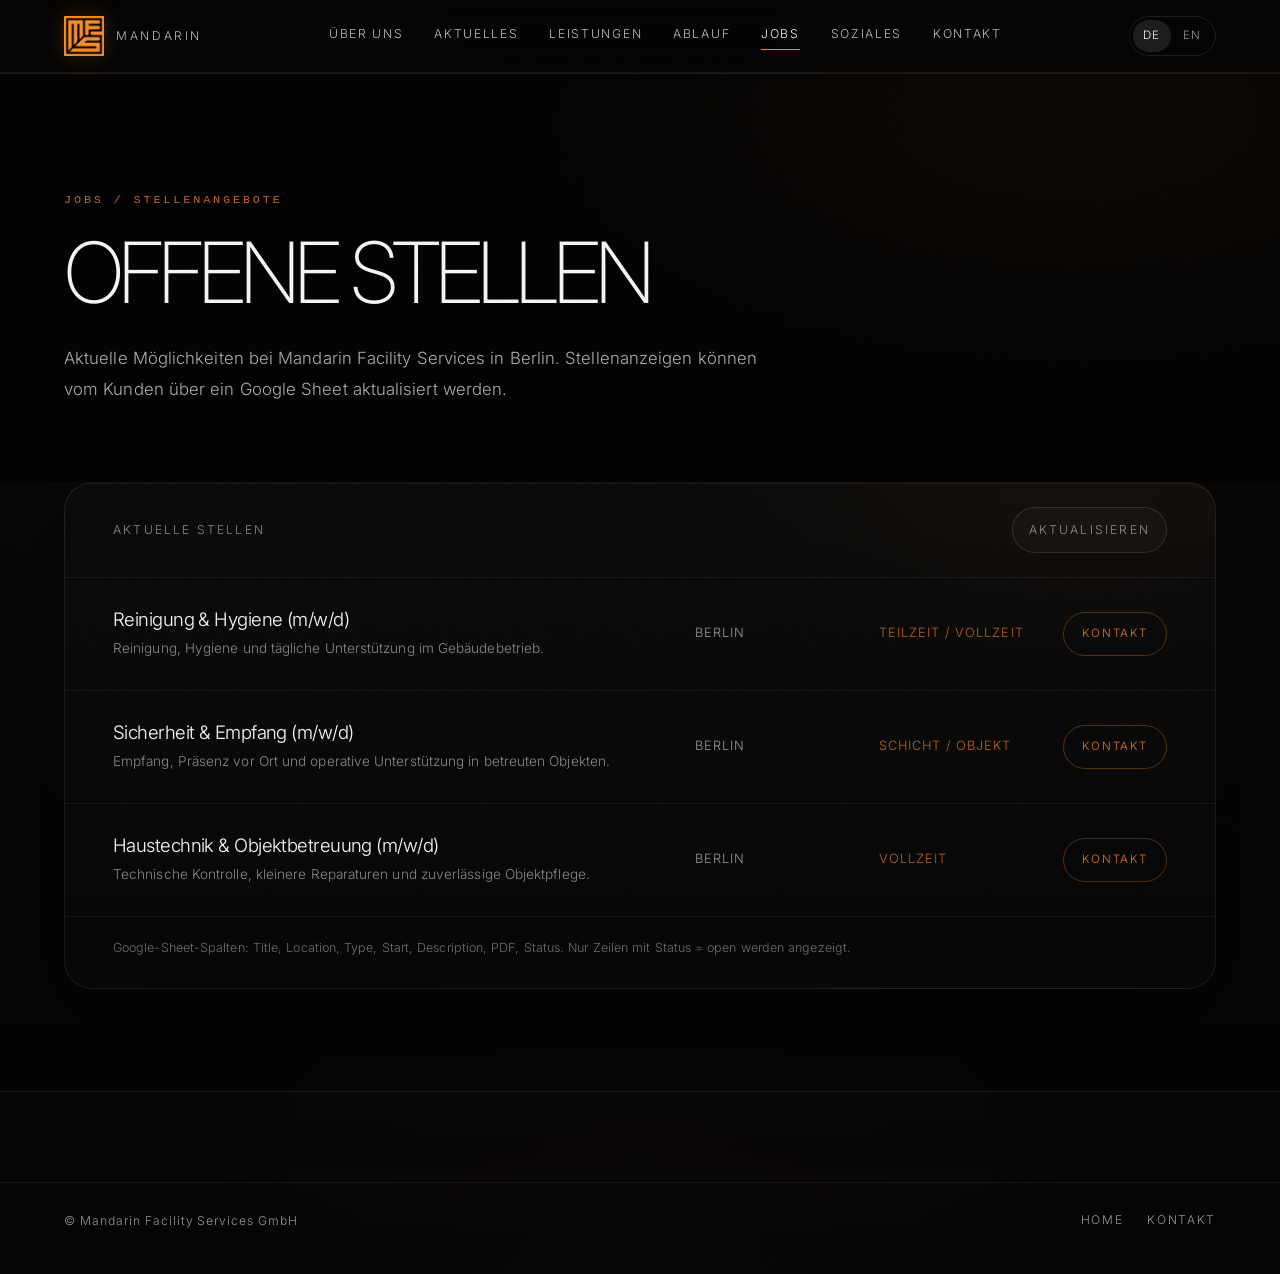
<file: jobs.html>
<!DOCTYPE html>
<html lang="de">
<head>
<meta charset="UTF-8" />
<meta name="viewport" content="width=device-width, initial-scale=1.0" />
<title>Jobs — Mandarin Facility Services GmbH</title>
<meta name="description" content="Aktuelle Stellenangebote der Mandarin Facility Services GmbH in Berlin." />
<meta name="theme-color" content="#050505" />
<link rel="preconnect" href="https://fonts.googleapis.com" />
<link rel="preconnect" href="https://fonts.gstatic.com" crossorigin />
<link href="https://fonts.googleapis.com/css2?family=Inter:wght@200;300;400;500&display=swap" rel="stylesheet" />
<link rel="icon" type="image/png" href="mandarin_favicon.png" />
<style>
/* ═══════════════════════════════════════════════════════════════
   Mandarin Facility Services — clean production stylesheet
   Consolidated from the prototype cascade: no repeated patch blocks.
   ═══════════════════════════════════════════════════════════════ */
:root{
  --bg:#050505;
  --bg-2:#080706;
  --surface:rgba(255,255,255,.028);
  --surface-strong:rgba(255,255,255,.052);
  --surface-soft:rgba(255,255,255,.018);
  --text:rgba(255,255,255,.96);
  --text-soft:rgba(255,255,255,.74);
  --text-muted:rgba(255,255,255,.52);
  --text-faint:rgba(255,255,255,.58);
  --line:rgba(255,255,255,.10);
  --line-soft:rgba(255,255,255,.065);
  --accent:#f58220;
  --accent-soft:rgba(245,130,32,.12);
  --accent-line:rgba(245,130,32,.38);
  --max:1560px;
  --pad-x:clamp(26px,5vw,88px);
  --sec:clamp(96px,9vw,140px);
  --nav-h:72px;
  --ease:cubic-bezier(.22,1,.36,1);
}

*,*::before,*::after{box-sizing:border-box;margin:0;padding:0}
html{scroll-behavior:smooth;background:var(--bg)}
body{
  min-width:320px;
  font-family:"Inter",system-ui,-apple-system,BlinkMacSystemFont,"Segoe UI",sans-serif;
  font-size:1.01rem;
  font-weight:300;
  line-height:1.9;
  letter-spacing:.005em;
  color:var(--text);
  background:
    radial-gradient(circle at 12% 18%,rgba(245,130,32,.026),transparent 25%),
    radial-gradient(circle at 86% 3%,rgba(245,130,32,.016),transparent 22%),
    radial-gradient(circle at 50% 112%,rgba(245,130,32,.022),transparent 34%),
    linear-gradient(180deg,#050505 0%,#070606 46%,#040404 100%);
  -webkit-font-smoothing:antialiased;
  text-rendering:optimizeLegibility;
  overflow-x:hidden;
}
body::after{
  content:"";
  position:fixed;
  inset:0;
  z-index:99;
  pointer-events:none;
  opacity:.014;
  background-image:url("data:image/svg+xml,%3Csvg viewBox='0 0 256 256' xmlns='http://www.w3.org/2000/svg'%3E%3Cfilter id='n'%3E%3CfeTurbulence type='fractalNoise' baseFrequency='.85' numOctaves='3' stitchTiles='stitch'/%3E%3C/filter%3E%3Crect width='100%25' height='100%25' filter='url(%23n)'/%3E%3C/svg%3E");
  background-size:180px 180px;
}
::selection{background:rgba(245,130,32,.22);color:#fff}
a{color:inherit;text-decoration:none}
button,input,textarea,select{font:inherit;color:inherit}
button{cursor:pointer}
img{display:block;max-width:100%}
:where(a,button,input,textarea,select):focus-visible{outline:2px solid rgba(245,130,32,.95);outline-offset:4px}
.hamburger:focus-visible{outline-offset:6px}


.wrap{width:min(100%,var(--max));margin:0 auto;padding-inline:var(--pad-x)}
.section{position:relative;padding-block:var(--sec);border-top:1px solid var(--line);overflow:hidden}
.section::before{
  content:"";
  position:absolute;
  inset:0;
  pointer-events:none;
  background:linear-gradient(180deg,rgba(255,255,255,.006),transparent 26%);
}
.section:nth-of-type(even)::after{
  content:"";
  position:absolute;
  right:-18vw;
  top:8%;
  width:46vw;
  height:46vw;
  pointer-events:none;
  background:radial-gradient(circle,rgba(245,130,32,.018),transparent 62%);
  filter:blur(42px);
}
.glow{
  position:fixed;
  left:-18vw;
  bottom:-24vw;
  width:54vw;
  height:54vw;
  border-radius:999px;
  background:radial-gradient(circle,rgba(245,130,32,.055),transparent 68%);
  filter:blur(90px);
  z-index:-1;
  pointer-events:none;
  animation:glowDrift 24s ease-in-out infinite alternate;
}
@keyframes glowDrift{to{transform:translate(4vw,-3vw) scale(1.08)}}

/* Header / logo — one consistent system */
.navbar{
  position:sticky;
  top:0;
  z-index:200;
  min-height:var(--nav-h);
  display:flex;
  align-items:center;
  background:rgba(5,5,5,.76);
  backdrop-filter:blur(26px) saturate(132%);
  -webkit-backdrop-filter:blur(26px) saturate(132%);
  border-bottom:1px solid rgba(255,255,255,.065);
}
.nav-inner{width:min(100%,var(--max));margin:0 auto;padding-inline:var(--pad-x);display:flex;align-items:center;justify-content:space-between;gap:24px;min-height:var(--nav-h)}
.brand{display:inline-flex;align-items:center;flex-shrink:0;color:var(--text)}
.brand-logo{gap:12px;height:44px;letter-spacing:0;text-transform:none}
.brand-logo img{width:40px;height:40px;object-fit:contain;filter:drop-shadow(0 0 10px rgba(245,130,32,.22));flex-shrink:0}
.brand-logo::after{content:"Mandarin";font-size:.75rem;font-weight:300;letter-spacing:.22em;text-transform:uppercase;color:rgba(255,255,255,.72);white-space:nowrap}
.brand-dot{display:none}
.nav-right{display:flex;align-items:center;gap:12px;flex-shrink:0}
.nav-links{display:flex;align-items:center;gap:clamp(18px,2.4vw,40px)}
.nav-links a{position:relative;padding-bottom:4px;font-size:.76rem;font-weight:300;letter-spacing:.14em;text-transform:uppercase;color:var(--text-soft);white-space:nowrap;transition:color .28s var(--ease)}
.nav-links a::after{content:"";position:absolute;left:0;right:0;bottom:0;height:1px;background:var(--accent);transform:scaleX(0);transform-origin:left;transition:transform .35s var(--ease)}
.nav-links a:hover,.nav-links a.active{color:var(--text)}
.nav-links a:hover::after,.nav-links a.active::after{transform:scaleX(1)}
.lang-switch{display:flex;gap:2px;padding:3px;border:1px solid var(--line);border-radius:999px}
.lang-btn{appearance:none;border:0;background:transparent;color:var(--text-faint);font-size:.72rem;letter-spacing:.14em;text-transform:uppercase;padding:5px 10px;border-radius:999px;transition:background .25s,color .25s}
.lang-btn.is-active{background:rgba(255,255,255,.1);color:var(--text)}
.hamburger{display:none;width:38px;height:38px;padding:5px;border:0;background:transparent;flex-direction:column;justify-content:center;gap:5px}
.hamburger span{display:block;height:1px;background:var(--text-soft);transition:transform .35s var(--ease),opacity .25s,width .35s var(--ease)}
.hamburger span:nth-child(1),.hamburger span:nth-child(3){width:24px}.hamburger span:nth-child(2){width:18px}
.hamburger.open span:nth-child(1){transform:translateY(6px) rotate(45deg)}.hamburger.open span:nth-child(2){opacity:0;transform:scaleX(0)}.hamburger.open span:nth-child(3){transform:translateY(-6px) rotate(-45deg)}
.mobile-menu{display:flex;flex-direction:column;position:fixed;visibility:hidden;inset:var(--nav-h) 0 0;z-index:199;padding:46px var(--pad-x) 40px;background:rgba(5,5,5,.97);backdrop-filter:blur(20px);-webkit-backdrop-filter:blur(20px);overflow-y:auto;opacity:0;transform:translateY(-8px);pointer-events:none;transition:opacity .3s var(--ease),transform .3s var(--ease),visibility .3s}
.mobile-menu.open{opacity:1;transform:translateY(0);pointer-events:auto;visibility:visible}
.mobile-menu a{display:block;padding:16px 0;border-bottom:1px solid var(--line-soft);font-size:1.35rem;font-weight:200;letter-spacing:-.02em;color:var(--text-soft);transition:color .25s,padding-left .25s var(--ease)}
.mobile-menu a:hover{color:var(--text);padding-left:6px}.mobile-lang{display:flex;gap:10px;margin-top:34px}.mobile-lang .lang-btn{border:1px solid var(--line);padding:8px 18px}.mobile-lang .lang-btn.is-active{border-color:var(--accent);color:var(--accent);background:var(--accent-soft)}

/* Hero */
.hero{position:relative;padding:clamp(92px,9vw,144px) 0 clamp(102px,9vw,148px);overflow:hidden}
.hero::before{content:"";position:absolute;right:-130px;top:-155px;width:520px;height:520px;border-radius:999px;background:radial-gradient(circle,rgba(245,130,32,.088),transparent 68%);filter:blur(54px);pointer-events:none}
.hero::after{content:"";position:absolute;left:-150px;bottom:-230px;width:460px;height:460px;border-radius:999px;background:radial-gradient(circle,rgba(245,130,32,.055),transparent 70%);filter:blur(64px);pointer-events:none}
.hero-grid{display:grid;grid-template-columns:minmax(0,1.18fr) minmax(380px,.4fr);gap:clamp(76px,9vw,160px);align-items:center}
.hero-label{display:flex;align-items:center;gap:14px;margin-bottom:32px;font-size:.74rem;letter-spacing:.24em;text-transform:uppercase;color:var(--text-faint)}
.hero-label::before{content:"";width:44px;height:1px;background:linear-gradient(90deg,var(--accent),transparent);flex-shrink:0}
.hero-title{max-width:1100px;font-size:clamp(3.5rem,6.8vw,6.8rem);font-weight:200;line-height:.9;letter-spacing:-.065em;text-transform:uppercase}
.hero-title .outline{display:block;margin-top:.22em;color:rgba(255,255,255,.035);-webkit-text-stroke:.55px rgba(255,255,255,.32);text-stroke:.55px rgba(255,255,255,.32);transition:color 1.15s cubic-bezier(.16,1,.3,1),-webkit-text-stroke-color 1.15s cubic-bezier(.16,1,.3,1)}
.hero-title:hover .outline,.hero-title .outline:hover{color:rgba(255,255,255,.16);-webkit-text-stroke-color:rgba(255,255,255,.46);text-stroke-color:rgba(255,255,255,.46)}
.hero-text{max-width:860px;margin-top:38px;color:var(--text-soft);font-size:1.08rem;line-height:1.95}
.hero-divider{position:relative;overflow:hidden;width:min(540px,100%);height:1px;margin-top:46px;background:linear-gradient(90deg,rgba(255,255,255,.12),rgba(245,130,32,.45) 60%,transparent)}
.hero-divider::after{content:"";position:absolute;inset:0;width:20%;background:linear-gradient(90deg,transparent,rgba(245,130,32,.78),transparent);animation:scan 8s ease-in-out infinite}
@keyframes scan{0%{transform:translateX(-200%)}50%,100%{transform:translateX(600%)}}
.hero-actions{display:flex;flex-wrap:wrap;gap:12px;margin-top:34px}
.hero-panel{padding:34px 0 34px 34px;border-left:1px solid rgba(245,130,32,.24);background:linear-gradient(180deg,rgba(255,255,255,.026),rgba(255,255,255,.01));box-shadow:inset 0 1px 0 rgba(255,255,255,.04),0 30px 80px rgba(0,0,0,.22);backdrop-filter:blur(10px);-webkit-backdrop-filter:blur(10px)}
.panel-label{margin-bottom:18px;font-size:.75rem;letter-spacing:.2em;text-transform:uppercase;color:var(--text-faint)}
.panel-title{max-width:440px;margin-bottom:26px;font-size:1.15rem;font-weight:300;line-height:1.68;letter-spacing:-.015em;color:rgba(255,255,255,.9)}
.panel-list{display:grid;gap:14px}.panel-list span{display:flex;gap:10px;font-size:.94rem;line-height:1.75;color:rgba(255,255,255,.78)}.panel-list span::before{content:"";width:4px;height:4px;margin-top:12px;border-radius:50%;background:var(--accent);flex-shrink:0}

/* Shared headings */
.sec-head{display:grid;grid-template-columns:110px 1fr;gap:16px;align-items:start;margin-bottom:clamp(52px,6vw,80px)}
.sec-index{padding-top:4px;font-size:.72rem;letter-spacing:.2em;text-transform:uppercase;color:var(--text-faint)}
.sec-title{max-width:820px;font-size:clamp(1.35rem,2.1vw,1.9rem);font-weight:300;line-height:1.24;letter-spacing:-.02em;color:rgba(255,255,255,.94)}

/* Buttons */
.btn-primary,.btn-ghost{display:inline-flex;align-items:center;justify-content:center;min-height:50px;padding:14px 28px;border:1px solid;font-size:.78rem;font-weight:300;letter-spacing:.18em;text-transform:uppercase;transition:background .3s var(--ease),border-color .3s,color .3s,transform .25s var(--ease),opacity .25s}
.btn-primary{border-color:rgba(245,130,32,.5);background:rgba(245,130,32,.06);color:var(--text)}
.btn-primary:hover{background:rgba(245,130,32,.12);border-color:rgba(245,130,32,.78);transform:translateY(-1px)}
.btn-ghost{border-color:rgba(255,255,255,.15);color:var(--text-soft);background:transparent}
.btn-ghost:hover{border-color:rgba(255,255,255,.32);color:var(--text);transform:translateY(-1px)}
a.btn-primary[href^="mailto:"],.jobs-compact-action .btn-primary{border:0;background:var(--accent);color:#050505;font-weight:500;white-space:nowrap}
a.btn-primary[href^="mailto:"]:hover,.jobs-compact-action .btn-primary:hover{background:var(--accent);color:#050505;opacity:.88}

/* Content sections */
.trust-strip{padding:52px 0;border-block:1px solid var(--line);background:linear-gradient(180deg,rgba(245,130,32,.018),rgba(255,255,255,.012))}
.trust-grid{display:grid;grid-template-columns:repeat(4,1fr);gap:32px}.trust-item{min-height:88px;padding-left:22px;border-left:1px solid var(--accent-line);display:flex;flex-direction:column;justify-content:center;transition:background .3s var(--ease),transform .3s var(--ease)}.trust-item:hover{background:rgba(255,255,255,.018);transform:translateY(-2px)}.trust-item span{display:block;margin-bottom:10px;font-size:.73rem;letter-spacing:.22em;text-transform:uppercase;color:var(--text-faint)}.trust-item p{font-size:.92rem;line-height:1.5;color:rgba(255,255,255,.86)}
.about-grid{display:grid;grid-template-columns:110px minmax(0,680px) minmax(0,1fr);gap:24px 64px;align-items:start}.about-copy p{max-width:640px;margin-bottom:32px;color:rgba(255,255,255,.78);font-size:1.05rem;line-height:2}.about-copy p:last-child{margin-bottom:0}.about-aside{padding-top:4px;font-size:.72rem;letter-spacing:.14em;text-transform:uppercase;color:rgba(255,255,255,.58);line-height:2.2}
.news-grid,.target-grid,.proof-grid{display:grid;gap:1px;background:var(--line);border:1px solid var(--line)}.news-grid{grid-template-columns:repeat(3,1fr)}.target-grid,.proof-grid{grid-template-columns:repeat(4,1fr)}
.news-card,.target-card,.card,.contact-info,.proof-item{background:linear-gradient(180deg,rgba(255,255,255,.03),rgba(255,255,255,.014));border:1px solid rgba(255,255,255,.045);backdrop-filter:blur(12px) saturate(115%);-webkit-backdrop-filter:blur(12px) saturate(115%)}
.news-card{display:flex;flex-direction:column;padding:44px 38px;transition:background .3s var(--ease)}.news-card:hover,.target-card:hover{background:rgba(255,255,255,.04)}.news-tag{margin-bottom:16px;font-size:.72rem;letter-spacing:.24em;text-transform:uppercase;color:var(--accent)}.news-card h3{margin-bottom:14px;font-size:clamp(1.05rem,1.6vw,1.3rem);font-weight:300;line-height:1.2;letter-spacing:-.02em}.news-card p{flex:1;font-size:.86rem;color:rgba(255,255,255,.72);line-height:1.75}.news-read{display:inline-flex;align-items:center;gap:8px;margin-top:22px;font-size:.73rem;letter-spacing:.18em;text-transform:uppercase;color:var(--text-faint);transition:color .25s}.news-read::after{content:"→";transition:transform .25s var(--ease)}.news-card:hover .news-read{color:var(--accent)}.news-card:hover .news-read::after{transform:translateX(4px)}
.services-table{border-top:1px solid var(--line)}.service-row{position:relative;display:grid;grid-template-columns:80px minmax(0,1fr) minmax(0,.55fr);gap:32px 52px;align-items:center;padding:42px 0;border-bottom:1px solid var(--line-soft);transition:background .3s var(--ease)}.service-row:hover{background:rgba(255,255,255,.016)}.service-row::before{content:"";position:absolute;left:0;top:14px;bottom:14px;width:1px;background:linear-gradient(to bottom,transparent,rgba(245,130,32,.32),transparent);opacity:.78}.service-num{font-size:.73rem;letter-spacing:.2em;text-transform:uppercase;color:var(--text-faint)}.service-content{display:grid;gap:6px}.service-meta{font-size:.72rem;letter-spacing:.22em;text-transform:uppercase;color:rgba(245,130,32,.75);line-height:1}.service-name{font-size:clamp(1.65rem,2.8vw,2.6rem);font-weight:200;line-height:.97;letter-spacing:-.045em;color:rgba(255,255,255,.94)}.service-desc{max-width:520px;font-size:.97rem;line-height:1.9;color:rgba(255,255,255,.76)}
.mobile-signature-section{display:none}.signature-card{position:relative;overflow:hidden;padding:28px 24px;border:1px solid rgba(255,255,255,.075);border-radius:26px;background:linear-gradient(145deg,rgba(255,255,255,.075),rgba(255,255,255,.024));box-shadow:0 24px 70px rgba(0,0,0,.34)}.signature-kicker{margin-bottom:10px;font-size:.64rem;letter-spacing:.22em;text-transform:uppercase;color:rgba(255,186,119,.82)}.signature-card h2{font-size:1.42rem;font-weight:300;line-height:1.05;letter-spacing:-.04em}.signature-card p{margin-top:14px;font-size:.9rem;line-height:1.58;color:var(--text-soft)}.signature-points{display:flex;flex-wrap:wrap;gap:8px;margin-top:18px}.signature-points span{padding:7px 10px;border:1px solid rgba(245,130,32,.24);border-radius:999px;background:rgba(245,130,32,.07);font-size:.68rem;letter-spacing:.13em;text-transform:uppercase;color:rgba(255,221,191,.8)}
.target-card{min-height:180px;padding:34px 28px;display:flex;flex-direction:column;justify-content:space-between;transition:background .3s var(--ease),transform .3s var(--ease)}.target-card:hover{transform:translateY(-2px)}.target-card span{font-size:.72rem;letter-spacing:.24em;text-transform:uppercase;color:var(--accent)}.target-card p{font-size:.9rem;line-height:1.5;color:rgba(255,255,255,.84)}.proof-grid{margin-top:32px}.proof-item{padding:30px 26px}.proof-item strong{display:block;margin-bottom:8px;font-size:.84rem;font-weight:400;color:var(--text)}.proof-item span{font-size:.76rem;line-height:1.6;color:var(--text-faint)}
.process-grid{display:grid;grid-template-columns:1fr 1fr;gap:clamp(36px,6vw,100px);align-items:start}.process-sticky{position:sticky;top:calc(var(--nav-h) + 32px)}.process-sticky .sec-index{margin-bottom:16px}.process-sticky h2{margin-bottom:22px;font-size:clamp(2rem,3.5vw,3.4rem);font-weight:200;line-height:.97;letter-spacing:-.05em}.process-sticky p{max-width:480px;font-size:.93rem;color:var(--text-soft)}.steps{border-top:1px solid var(--line)}.step{display:grid;grid-template-columns:90px 1fr;gap:20px;padding:40px 0;border-bottom:1px solid var(--line-soft)}.step-num{padding-top:4px;font-size:.73rem;letter-spacing:.18em;text-transform:uppercase;color:var(--text-faint)}.step h3{margin-bottom:8px;font-size:clamp(1rem,1.5vw,1.28rem);font-weight:300;letter-spacing:-.02em}.step p{font-size:.84rem;color:var(--text-soft)}
.social-grid{display:grid;grid-template-columns:110px 1fr 1fr;gap:20px 48px;align-items:start}.social-col h3{margin-bottom:20px;font-size:clamp(1.4rem,2.2vw,2rem);font-weight:200;line-height:1;letter-spacing:-.04em}.social-col p{max-width:480px;margin-bottom:16px;font-size:.88rem;line-height:1.78;color:var(--text-soft)}.bullet-list{display:grid;gap:8px;margin-top:8px}.bullet-list li{list-style:none;display:flex;gap:10px;font-size:.82rem;color:var(--text-soft)}.bullet-list li::before{content:"";width:4px;height:4px;margin-top:9px;border-radius:50%;background:var(--accent);flex-shrink:0}
.jobs-compact{position:relative;display:grid;grid-template-columns:minmax(260px,.66fr) minmax(300px,1.1fr) minmax(230px,.36fr);gap:clamp(34px,5vw,76px);align-items:start;padding:52px;border:1px solid rgba(255,255,255,.08);border-radius:2px;background:linear-gradient(135deg,rgba(245,130,32,.034),rgba(255,255,255,.015));overflow:hidden}.jobs-compact::before{content:"";position:absolute;inset:-1px auto -1px 0;width:1px;background:linear-gradient(to bottom,transparent,rgba(245,130,32,.62),transparent)}.jobs-compact-head h3{margin-bottom:12px;font-size:clamp(1.9rem,3vw,2.85rem);font-weight:200;line-height:1.02;letter-spacing:-.04em}.jobs-compact-head p{max-width:520px;color:rgba(255,255,255,.72);font-size:1.08rem;line-height:1.85}.jobs-compact-list{display:grid;border-top:1px solid rgba(255,255,255,.07)}.jobs-compact-row{display:grid;grid-template-columns:1fr auto;gap:20px;align-items:center;padding:22px 0;border-bottom:1px solid rgba(255,255,255,.06)}.jobs-compact-row span{font-size:1.08rem;font-weight:300;letter-spacing:-.01em;color:rgba(255,255,255,.92)}.jobs-compact-row em{font-style:normal;font-size:.8rem;letter-spacing:.06em;color:rgba(245,130,32,.75);white-space:nowrap}.jobs-compact-action{display:flex;flex-direction:column;gap:16px;align-items:flex-start;min-width:240px;padding-top:6px}.jobs-compact-action span{font-size:.78rem;line-height:1.5;color:rgba(255,255,255,.58)}
.card,.contact-info{padding:44px}.card h3,.contact-info h3{margin-bottom:12px;font-size:clamp(1.3rem,2vw,1.85rem);font-weight:200;line-height:1.1;letter-spacing:-.04em}.card>p{margin-bottom:28px;font-size:.86rem;line-height:1.72;color:var(--text-soft)}.contact-grid{display:grid;grid-template-columns:1fr 1fr;gap:clamp(34px,5vw,70px);align-items:stretch}.contact-info h3{margin-bottom:24px}.contact-info address{font-style:normal;font-size:.9rem;line-height:2;color:var(--text-soft)}.contact-info address a{color:var(--accent)}.contact-info address a:hover{opacity:.74}.info-block{margin-top:26px}.info-label{margin-bottom:8px;font-size:.72rem;letter-spacing:.22em;text-transform:uppercase;color:var(--text-faint)}
.form{display:grid;gap:14px}.field{display:grid;gap:6px}.field label{font-size:.72rem;letter-spacing:.18em;text-transform:uppercase;color:var(--text-faint)}.field input,.field textarea,.field select{width:100%;padding:13px 16px;border:1px solid rgba(255,255,255,.10);background:rgba(255,255,255,.03);outline:0;font-size:.94rem;color:var(--text);transition:border-color .25s var(--ease),background .25s}.field textarea{min-height:110px;resize:vertical}.field select{appearance:none;cursor:pointer}.field input:focus,.field textarea:focus,.field select:focus{border-color:rgba(245,130,32,1);background:rgba(255,255,255,.045);box-shadow:0 0 0 3px rgba(245,130,32,.18)}.form-actions{display:flex;align-items:center;gap:16px;flex-wrap:wrap;margin-top:4px}.form-note{font-size:.76rem;color:var(--text-faint)}
#impressum{}.nav-links a[href="#impressum"],.mobile-menu a[href="#impressum"]{display:none}.footer-bottom-links a[href="#impressum"]{display:inline-flex}.impressum-grid{display:grid;grid-template-columns:1fr 1fr;gap:clamp(36px,6vw,80px)}.impressum-block h3{margin-bottom:20px;font-size:.76rem;letter-spacing:.2em;text-transform:uppercase;color:var(--accent)}.impressum-block p{font-size:.9rem;line-height:1.9;color:var(--text-soft)}.impressum-block p+p{margin-top:12px}
.footer{padding:clamp(70px,7vw,98px) 0 42px;border-top:1px solid var(--line);background:linear-gradient(180deg,rgba(255,255,255,.008),transparent)}.footer-grid{display:grid;grid-template-columns:160px minmax(0,1fr) minmax(280px,.42fr);gap:clamp(34px,5vw,80px);align-items:start;margin-bottom:48px}.footer-brand{padding-top:0;font-size:.76rem;letter-spacing:.26em;text-transform:uppercase;color:var(--text-faint)}.footer-logo{display:inline-flex;align-items:center;gap:12px;width:auto}.footer-logo img{width:40px;height:40px;object-fit:contain;filter:drop-shadow(0 0 10px rgba(245,130,32,.22))}.footer-logo::after{content:"Mandarin";font-size:.75rem;font-weight:300;letter-spacing:.22em;text-transform:uppercase;color:rgba(255,255,255,.72);white-space:nowrap}.footer-brand-dot{display:none}.footer-legal{max-width:680px;font-size:.82rem;line-height:1.9;color:var(--text-soft)}.footer-legal strong{display:block;margin-bottom:6px;font-size:.86rem;font-weight:400;color:rgba(255,255,255,.9)}.footer-right{display:flex;flex-direction:column;align-items:stretch;gap:14px}.footer-right .btn-ghost{width:100%}.footer-note{font-size:.7rem;color:rgba(255,255,255,.58)}.footer-bottom{display:flex;align-items:center;justify-content:space-between;flex-wrap:wrap;gap:12px;padding-top:26px;border-top:1px solid var(--line-soft)}.footer-bottom p{font-size:.76rem;letter-spacing:.08em;color:var(--text-faint)}.footer-bottom-links{display:flex;gap:24px}.footer-bottom-links a{font-size:.75rem;letter-spacing:.14em;text-transform:uppercase;color:var(--text-faint);transition:color .25s}.footer-bottom-links a:hover{color:var(--text-soft)}
#scroll-bar{position:fixed;top:var(--nav-h);left:0;z-index:300;width:0;height:1px;background:var(--accent);box-shadow:0 0 8px rgba(245,130,32,.5);transition:width .1s linear}#back-to-top{position:fixed;right:28px;bottom:28px;z-index:150;width:42px;height:42px;border:1px solid var(--line);background:rgba(5,5,5,.88);backdrop-filter:blur(12px);-webkit-backdrop-filter:blur(12px);display:flex;align-items:center;justify-content:center;color:var(--text-faint);font-size:1rem;opacity:0;transform:translateY(8px);transition:opacity .35s var(--ease),transform .35s var(--ease),border-color .25s,color .25s}#back-to-top.visible{opacity:1;transform:translateY(0)}#back-to-top:hover{border-color:rgba(245,130,32,.4);color:var(--accent)}
.reveal{opacity:0;transform:translateY(22px);transition:opacity .85s var(--ease),transform .85s var(--ease);will-change:opacity,transform}.reveal.visible{opacity:1;transform:translateY(0)}.reveal-d1{transition-delay:.08s}.reveal-d2{transition-delay:.16s}.reveal-d3{transition-delay:.24s}noscript .reveal{opacity:1;transform:none}

/* Responsive */
@media (max-width:1100px){.hero-grid{grid-template-columns:1fr;gap:48px}.hero-panel{max-width:640px;margin-top:8px}.about-grid{grid-template-columns:110px 1fr}.about-aside{display:none}.process-grid{grid-template-columns:1fr;gap:48px}.process-sticky{position:static}.social-grid{grid-template-columns:110px 1fr}.footer-grid{grid-template-columns:1fr;gap:16px}.footer-right{max-width:340px}.impressum-grid{grid-template-columns:1fr}.service-row{grid-template-columns:64px 1fr;gap:12px 24px}.service-desc{grid-column:2/-1}.jobs-compact{grid-template-columns:1fr}.jobs-compact-action{max-width:340px}}
@media (max-width:820px){:root{--sec:76px;--nav-h:68px}.wrap{width:min(100% - 34px,var(--max));padding-inline:0}.nav-links,.lang-switch{display:none}.hamburger{display:flex}.mobile-menu{display:flex}.brand-logo{height:40px}.brand-logo img{width:36px;height:36px}.brand-logo::after{font-size:.68rem;letter-spacing:.18em}.hero{padding:78px 0 70px}.hero::before{right:-190px;top:-165px;opacity:.72;background:radial-gradient(circle,rgba(245,130,32,.20),transparent 66%);filter:blur(58px)}.hero::after{opacity:.34}.hero-grid{gap:30px}.hero-label{margin-bottom:18px;font-size:.68rem;letter-spacing:.2em;color:rgba(255,202,151,.78)}.hero-title{max-width:10.5ch;font-size:clamp(3.05rem,15.5vw,5.7rem);line-height:.84;letter-spacing:-.075em;text-wrap:balance}.hero-title .outline{margin-top:.1em;font-size:.72em;letter-spacing:-.055em}.hero-text{max-width:34rem;margin-top:24px;font-size:1.02rem;line-height:1.7;color:rgba(245,239,232,.78)}.hero-divider{margin-top:28px}.hero-actions{gap:12px}.btn-primary,.btn-ghost{width:100%;min-height:52px;border-radius:999px;font-size:.78rem;letter-spacing:.15em}.hero-panel{padding:22px;border-left:0;border-radius:24px;background:linear-gradient(145deg,rgba(255,255,255,.088),rgba(255,255,255,.034));box-shadow:0 24px 64px rgba(0,0,0,.38),inset 0 1px 0 rgba(255,255,255,.08);backdrop-filter:blur(10px);-webkit-backdrop-filter:blur(10px)}.panel-title{font-size:1.08rem;line-height:1.38}.panel-list{gap:2px}.panel-list span{padding:10px 0;font-size:.84rem}.trust-grid{grid-template-columns:1fr 1fr;gap:10px}.trust-item{min-height:auto;padding:14px 12px;border:1px solid rgba(255,255,255,.075);border-radius:18px;background:rgba(255,255,255,.026)}.trust-item span{font-size:.65rem}.trust-item p{font-size:.78rem;line-height:1.25}.news-grid{grid-template-columns:1fr}.target-grid,.proof-grid{grid-template-columns:1fr 1fr}.jobs-grid,.contact-grid{grid-template-columns:1fr}.news-card,.target-card,.proof-item,.jobs-compact,.contact-info,.card{backdrop-filter:none;-webkit-backdrop-filter:none}.mobile-signature-section{display:block;padding:0 0 70px;background:transparent}.footer-right{max-width:none}}
@media (max-width:680px){:root{--sec:70px}.section{padding-block:70px}.sec-head{grid-template-columns:1fr;gap:8px;margin-bottom:42px}.sec-index{font-size:.66rem}.sec-title{font-size:1.28rem;line-height:1.32}.brand-logo::after{display:none}.mobile-menu a{font-size:1.22rem}.about-grid,.social-grid,.service-row{grid-template-columns:1fr}.social-grid>div:first-child{display:none}.service-row{gap:8px;padding:28px 0}.service-num{display:none}.service-desc{grid-column:auto}.service-name{font-size:clamp(1.48rem,9vw,2.1rem)}.target-grid,.proof-grid{grid-template-columns:1fr}.trust-strip{padding:38px 0}.news-card,.target-card,.card,.contact-info,.proof-item{padding:28px 22px}.process-sticky h2{font-size:2.2rem}.step{grid-template-columns:1fr;gap:8px;padding:28px 0}.jobs-compact{padding:28px 20px;gap:26px;border-radius:18px}.jobs-compact-head h3{font-size:2rem}.jobs-compact-head p{font-size:1rem;line-height:1.7}.jobs-compact-row{grid-template-columns:1fr;gap:4px;padding:18px 0}.jobs-compact-row span{font-size:1.02rem}.jobs-compact-row em{font-size:.78rem}.jobs-compact-action{max-width:none;align-items:stretch}.contact-grid{gap:24px}.form-actions{display:grid}.footer{padding-top:64px}.footer-grid{grid-template-columns:1fr;gap:28px}.footer-logo img{width:36px;height:36px}.footer-logo::after{font-size:.68rem;letter-spacing:.18em}.footer-bottom{flex-direction:column;align-items:flex-start;gap:8px}.footer-bottom-links{flex-wrap:wrap;gap:14px 22px}#back-to-top{right:18px;bottom:18px;width:40px;height:40px}body::after{display:none}}
@media (prefers-reduced-motion:reduce){*,*::before,*::after{animation:none!important;transition:none!important;scroll-behavior:auto!important}.reveal{opacity:1;transform:none}}
</style>
<style id="mandarin-jobs-page">
.jobs-page-hero{padding:clamp(92px,9vw,150px) 0 clamp(56px,6vw,92px);border-top:1px solid var(--line);background:radial-gradient(760px 360px at 84% 10%,rgba(245,130,32,.045),transparent 74%),#030303}
.jobs-page-label{display:block;margin-bottom:22px;color:rgba(245,130,32,.78);font-family:ui-monospace,SFMono-Regular,Menlo,monospace;font-size:.74rem;letter-spacing:.24em;text-transform:uppercase}
.jobs-page-title{max-width:980px;font-size:clamp(3rem,6.6vw,7rem);font-weight:200;line-height:.92;letter-spacing:-.07em;text-transform:uppercase}
.jobs-page-sub{max-width:720px;margin-top:32px;color:rgba(255,255,255,.68);font-size:1.05rem;line-height:1.85}
.jobs-page-panel{margin-bottom:clamp(80px,8vw,130px);border:1px solid rgba(255,255,255,.075);border-radius:28px;background:radial-gradient(540px 240px at 88% 0%,rgba(245,130,32,.045),transparent 72%),linear-gradient(180deg,rgba(255,255,255,.024),rgba(255,255,255,.007)),#050505;box-shadow:0 34px 120px rgba(0,0,0,.62),inset 0 1px 0 rgba(255,255,255,.04);overflow:hidden}
.jobs-page-toolbar{display:flex;justify-content:space-between;align-items:center;gap:20px;padding:24px clamp(24px,4vw,48px);border-bottom:1px solid rgba(255,255,255,.065)}
.jobs-page-toolbar span{color:rgba(255,255,255,.52);font-size:.76rem;letter-spacing:.18em;text-transform:uppercase}
.jobs-refresh{min-height:40px;padding:10px 16px;border:1px solid rgba(255,255,255,.12);border-radius:999px;background:rgba(255,255,255,.025);color:rgba(255,255,255,.72);font-size:.7rem;letter-spacing:.16em;text-transform:uppercase}
.jobs-list{display:grid}
.jobs-row{display:grid;grid-template-columns:minmax(0,1fr) 160px 160px auto;gap:24px;align-items:center;padding:30px clamp(24px,4vw,48px);border-bottom:1px solid rgba(255,255,255,.055);transition:background .35s var(--ease),border-color .35s var(--ease)}
.jobs-row:last-child{border-bottom:0}.jobs-row:hover{background:rgba(255,255,255,.014);border-color:rgba(245,130,32,.14)}
.jobs-title{display:flex;flex-direction:column;gap:8px}.jobs-title strong{color:rgba(255,255,255,.94);font-size:clamp(1.1rem,1.45vw,1.45rem);font-weight:330;letter-spacing:-.03em;line-height:1.2}.jobs-title span{color:rgba(255,255,255,.52);font-size:.85rem;line-height:1.6}
.jobs-meta{color:rgba(255,255,255,.58);font-size:.8rem;letter-spacing:.08em;text-transform:uppercase}.jobs-type{color:rgba(245,130,32,.75)}
.jobs-apply{display:inline-flex;justify-content:center;align-items:center;min-height:42px;padding:10px 18px;border:1px solid rgba(245,130,32,.32);border-radius:999px;color:rgba(245,130,32,.92);font-size:.72rem;letter-spacing:.16em;text-transform:uppercase;white-space:nowrap}
.jobs-empty,.jobs-error{padding:42px clamp(24px,4vw,48px);color:rgba(255,255,255,.58);font-size:.95rem;line-height:1.8}.jobs-error{color:rgba(255,190,150,.82)}
.jobs-note{padding:20px clamp(24px,4vw,48px) 30px;border-top:1px solid rgba(255,255,255,.045);color:rgba(255,255,255,.42);font-size:.78rem;line-height:1.7}
@media(max-width:900px){.jobs-row{grid-template-columns:1fr 1fr}.jobs-apply{justify-self:start}}
@media(max-width:620px){.jobs-page-title{font-size:clamp(3rem,16vw,5.4rem)}.jobs-page-panel{border-radius:22px}.jobs-page-toolbar{align-items:flex-start;flex-direction:column}.jobs-row{grid-template-columns:1fr;gap:10px;padding:26px 22px}.jobs-note{padding:18px 22px 26px}}
</style>
<style id="mandarin-mobile-language-fix">
.mobile-lang{display:flex!important;gap:10px!important;margin-top:34px!important}
.mobile-lang .lang-btn,.lang-switch .lang-btn{pointer-events:auto!important}
.lang-btn.is-active{background:rgba(255,255,255,.1)!important;color:rgba(255,255,255,.96)!important}
</style>

</head>
<body>
<div class="glow"></div>
<header class="navbar">
  <div class="nav-inner">
    <a class="brand brand-logo" href="index.html" aria-label="Mandarin homepage"><img src="[data-uri]" alt="Mandarin logo" /></a>
    <nav class="nav-links" aria-label="Main navigation">
      <a href="index.html#about"><span data-i18n="nav.about">About</span></a>
      <a href="index.html#news"><span data-i18n="nav.news">News</span></a>
      <a href="index.html#services"><span data-i18n="nav.services">Services</span></a>
      <a href="index.html#process"><span data-i18n="nav.process">Process</span></a>
      <a href="jobs.html" class="active"><span data-i18n="nav.jobs">Jobs</span></a>
      <a href="index.html#community"><span data-i18n="nav.community">Community</span></a>
      <a href="index.html#contact"><span data-i18n="nav.contact">Contact</span></a>
    </nav>
    <div class="nav-right"><div class="lang-switch"><button class="lang-btn is-active" data-lang="de">DE</button><button class="lang-btn" data-lang="en">EN</button></div></div>
  </div>
</header>
<main>
<section class="jobs-page-hero">
  <div class="wrap">
    <span class="jobs-page-label"><span data-i18n="jobs.page.label">Jobs / Stellenangebote</span></span>
    <h1 class="jobs-page-title"><span data-i18n="jobs.page.title">Open positions</span></h1>
    <p class="jobs-page-sub"><span data-i18n="jobs.page.sub">Current opportunities at Mandarin Facility Services in Berlin. Job listings can be updated by the client through a Google Sheet.</span></p>
  </div>
</section>
<section class="wrap">
  <div class="jobs-page-panel">
    <div class="jobs-page-toolbar"><span><span data-i18n="jobs.page.current">Current openings</span></span><button class="jobs-refresh" type="button" data-jobs-refresh><span data-i18n="jobs.page.refresh">Refresh</span></button></div>
    <div class="jobs-list" id="jobs-list" aria-live="polite"><div class="jobs-empty">Loading current positions…</div></div>
    <p class="jobs-note"><span data-i18n="jobs.page.note">Google Sheet columns: Title, Location, Type, Start, Description, PDF, Status. Only rows with Status = open are shown.</span></p>
  </div>
</section>
</main>
<footer class="footer"><div class="wrap footer-bottom"><p>© Mandarin Facility Services GmbH</p><div class="footer-bottom-links"><a href="index.html">Home</a><a href="index.html#contact"><span data-i18n="nav.contact">Contact</span></a></div></div></footer>
<script id="mandarin-language-switch-fix">
(function(){
  const dict={
    de:{"nav.about":"Über uns","nav.news":"Aktuelles","nav.services":"Leistungen","nav.process":"Ablauf","nav.jobs":"Jobs","nav.community":"Soziales","nav.contact":"Kontakt","jobs.teaser.title":"Offene Stellen bei Mandarin.","jobs.teaser.copy":"Aktuelle Stellen werden über ein einfaches Google Sheet gepflegt: Titel, Standort, Art, Startdatum, Beschreibung, PDF-Link und Status.","jobs.teaser.button":"Alle Stellen ansehen","jobs.page.label":"Jobs / Stellenangebote","jobs.page.title":"Offene Stellen","jobs.page.sub":"Aktuelle Möglichkeiten bei Mandarin Facility Services in Berlin. Stellenanzeigen können vom Kunden über ein Google Sheet aktualisiert werden.","jobs.page.current":"Aktuelle Stellen","jobs.page.refresh":"Aktualisieren","jobs.page.note":"Google-Sheet-Spalten: Title, Location, Type, Start, Description, PDF, Status. Nur Zeilen mit Status = open werden angezeigt."},
    en:{"nav.about":"About","nav.news":"News","nav.services":"Services","nav.process":"Process","nav.jobs":"Jobs","nav.community":"Community","nav.contact":"Contact","jobs.teaser.title":"Open positions at Mandarin.","jobs.teaser.copy":"Current openings are managed through a simple Google Sheet with title, location, type, start date, description, PDF link and status.","jobs.teaser.button":"View all positions","jobs.page.label":"Jobs / Open positions","jobs.page.title":"Open positions","jobs.page.sub":"Current opportunities at Mandarin Facility Services in Berlin. Job listings can be updated by the client through a Google Sheet.","jobs.page.current":"Current openings","jobs.page.refresh":"Refresh","jobs.page.note":"Google Sheet columns: Title, Location, Type, Start, Description, PDF, Status. Only rows with Status = open are shown."}
  };
  function setLang(lang){
    if(!dict[lang]) return;
    document.documentElement.lang=lang;
    document.querySelectorAll("[data-i18n]").forEach(el=>{const k=el.dataset.i18n;if(dict[lang][k]) el.textContent=dict[lang][k];});
    document.querySelectorAll(".lang-btn").forEach(btn=>{
      const b=(btn.dataset.lang||btn.textContent||"").trim().toLowerCase();
      const active=b===lang; btn.classList.toggle("is-active",active); btn.setAttribute("aria-pressed",active?"true":"false");
    });
    localStorage.setItem("mandarin-lang",lang);
  }
  document.querySelectorAll(".lang-btn").forEach(btn=>{
    const lang=(btn.dataset.lang||btn.textContent||"").trim().toLowerCase();
    if(lang==="de"||lang==="en"){
      btn.dataset.lang=lang; btn.type="button";
      btn.addEventListener("click",e=>{e.preventDefault(); setLang(lang);});
    }
  });
  const saved=localStorage.getItem("mandarin-lang");
  setLang(saved==="en"?"en":"de");
})();
</script>


<script id="mandarin-google-sheets-jobs-js">
(function(){
  const SHEET_CSV_URL = "PASTE_GOOGLE_SHEET_CSV_URL_HERE";
  const list = document.querySelector("#jobs-list");
  const refreshBtn = document.querySelector("[data-jobs-refresh]");
  if(!list) return;

  const fallbackJobs = [
    {
      Title:"Reinigung & Hygiene (m/w/d)",
      Location:"Berlin",
      Type:"Teilzeit / Vollzeit",
      Description:"Reinigung, Hygiene und tägliche Unterstützung im Gebäudebetrieb.",
      PDF:"#",
      Status:"open"
    },
    {
      Title:"Sicherheit & Empfang (m/w/d)",
      Location:"Berlin",
      Type:"Schicht / Objekt",
      Description:"Empfang, Präsenz vor Ort und operative Unterstützung in betreuten Objekten.",
      PDF:"#",
      Status:"open"
    },
    {
      Title:"Haustechnik & Objektbetreuung (m/w/d)",
      Location:"Berlin",
      Type:"Vollzeit",
      Description:"Technische Kontrolle, kleinere Reparaturen und zuverlässige Objektpflege.",
      PDF:"#",
      Status:"open"
    }
  ];

  function parseCSV(text){
    const rows=[]; let row=[]; let value=""; let q=false;
    for(let i=0;i<text.length;i++){
      const c=text[i], n=text[i+1];
      if(c === '"' && q && n === '"'){ value += '"'; i++; }
      else if(c === '"'){ q = !q; }
      else if(c === "," && !q){ row.push(value.trim()); value=""; }
      else if((c === "\n" || c === "\r") && !q){
        if(value || row.length){ row.push(value.trim()); rows.push(row); row=[]; value=""; }
        if(c === "\r" && n === "\n") i++;
      } else value += c;
    }
    if(value || row.length){ row.push(value.trim()); rows.push(row); }

    const headers = rows.shift() || [];
    return rows.filter(r => r.some(Boolean)).map(r => {
      const item = {};
      headers.forEach((h,i) => item[h.trim()] = (r[i] || "").trim());
      return item;
    });
  }

  function esc(s){
    return String(s || "").replace(/[&<>"']/g, c => ({
      "&":"&amp;",
      "<":"&lt;",
      ">":"&gt;",
      '"':"&quot;",
      "'":"&#039;"
    }[c]));
  }

  function currentLang(){
    return document.documentElement.lang === "en" ? "en" : "de";
  }

  function getField(job, deKey, enKey, fallbackKey){
    const lang = currentLang();
    return lang === "en"
      ? (job[enKey] || job[deKey] || job[fallbackKey] || "")
      : (job[deKey] || job[enKey] || job[fallbackKey] || "");
  }

  function renderJobs(jobs){
    const lang = currentLang();
    const open = jobs.filter(j => {
      const status = String(j.Status || j.status || "open").toLowerCase();
      return ["open","active","yes",""].includes(status);
    });

    if(!open.length){
      list.innerHTML = '<div class="jobs-empty">' + (lang === "en" ? "No open positions at the moment." : "Aktuell sind keine offenen Stellen verfügbar.") + '</div>';
      return;
    }

    list.innerHTML = open.map(j => {
      const title = esc(j.Title || j.title || "Open position");
      const loc = esc(getField(j, "location_de", "location_en", "Location") || j.location || "Berlin");
      const type = esc(getField(j, "type_de", "type_en", "Type") || j.type || "");
      const desc = esc(getField(j, "description_de", "description_en", "Description") || j.description || "");
      const pdf = esc(j.PDF || j.pdf || j.link || "#");
      const hasPDF = pdf && pdf !== "#";

      return `<article class="jobs-row">
        <div class="jobs-title">
          <strong>${title}</strong>
          ${desc ? `<span>${desc}</span>` : ""}
        </div>
        <div class="jobs-meta">${loc}</div>
        <div class="jobs-meta jobs-type">${type}</div>
        <a class="jobs-apply" href="${hasPDF ? pdf : 'index.html#contact'}" ${hasPDF ? 'target="_blank" rel="noopener"' : ""}>
          ${hasPDF ? (lang === "en" ? "View PDF" : "PDF ansehen") : (lang === "en" ? "Contact" : "Kontakt")}
        </a>
      </article>`;
    }).join("");
  }

  async function loadJobs(){
    renderJobs(fallbackJobs);

    if(!SHEET_CSV_URL || SHEET_CSV_URL.includes("PASTE_")) return;

    try{
      const response = await fetch(SHEET_CSV_URL, { cache:"no-store" });
      if(!response.ok) throw new Error("Could not load Google Sheet.");
      const text = await response.text();
      const sheetJobs = parseCSV(text);
      if(sheetJobs.length) renderJobs(sheetJobs);
    } catch(error){
      console.warn("Google Sheet not loaded. Fallback jobs remain visible.", error);
    }
  }

  if(refreshBtn) refreshBtn.addEventListener("click", loadJobs);

  document.querySelectorAll(".lang-btn").forEach(btn => {
    btn.addEventListener("click", function(){
      window.requestAnimationFrame(() => renderJobs(fallbackJobs));
    });
  });

  loadJobs();
})();
</script>

</body>
</html>
</file>
